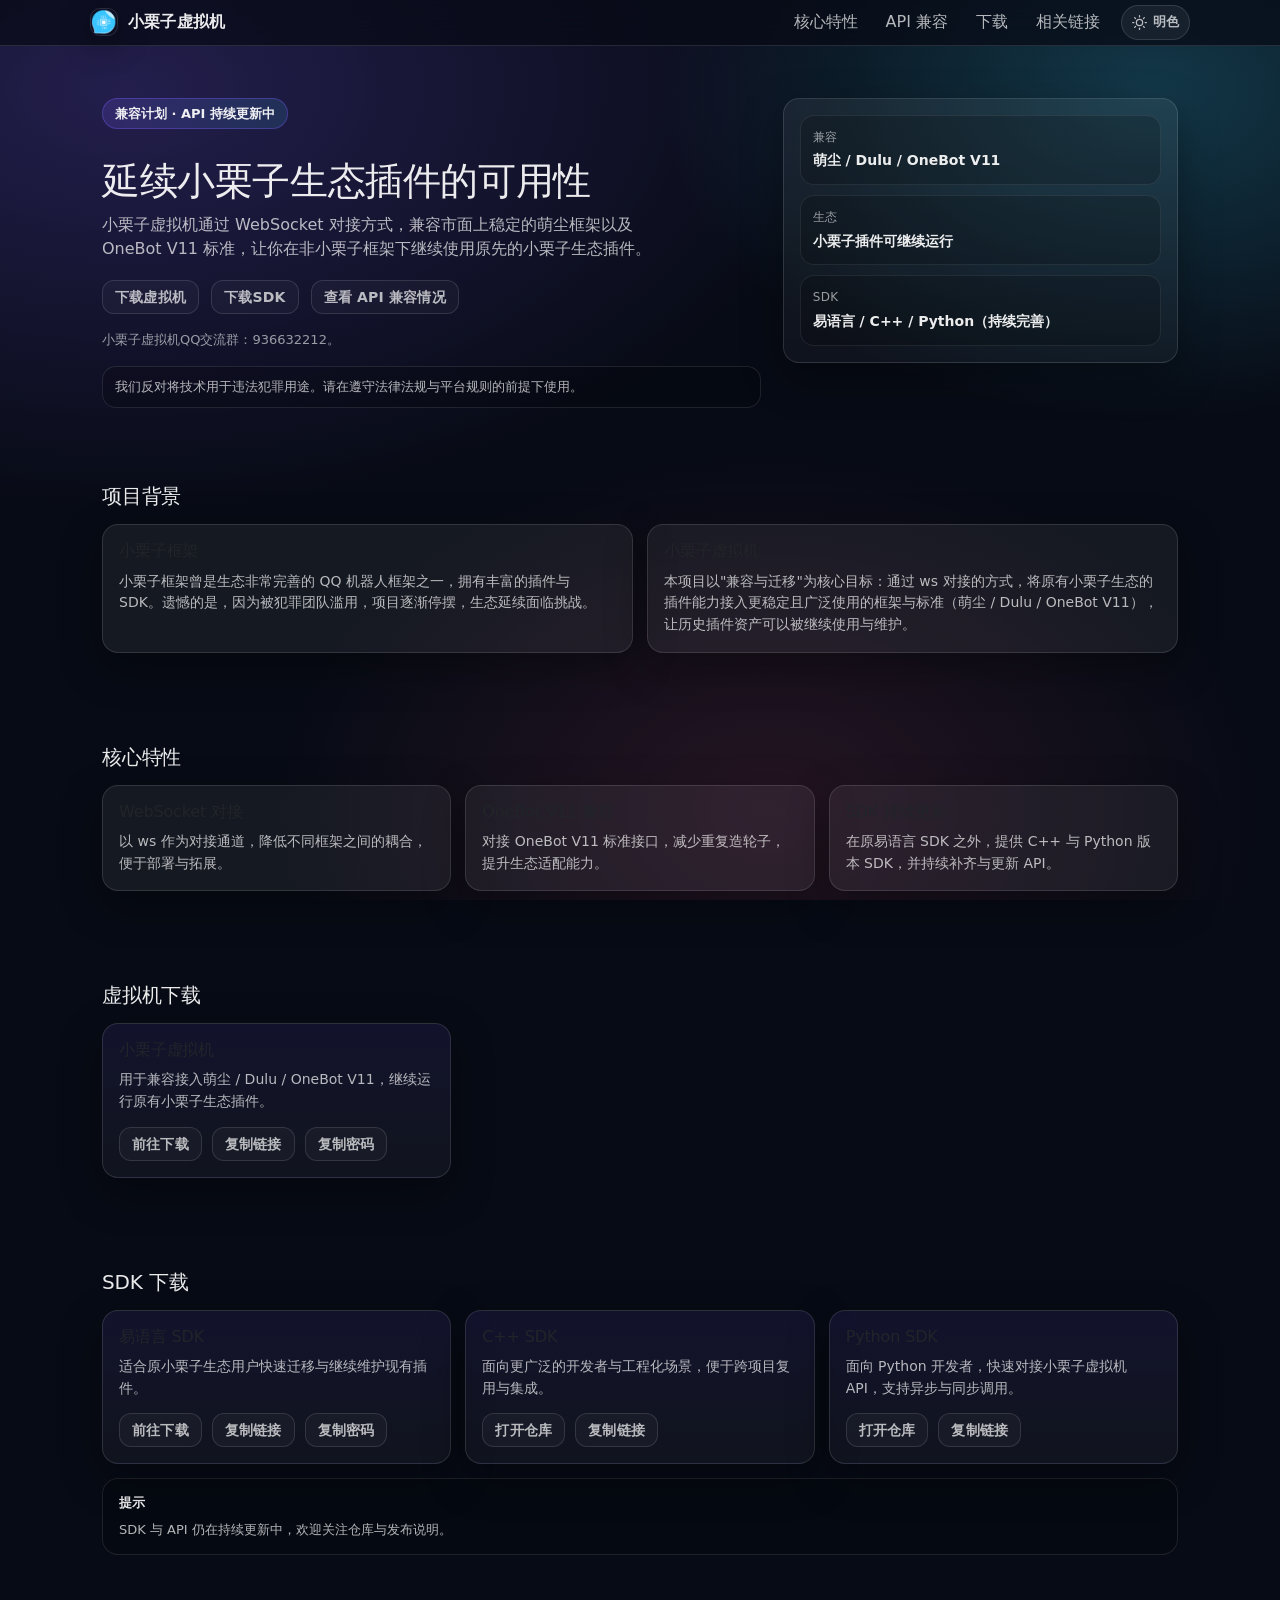
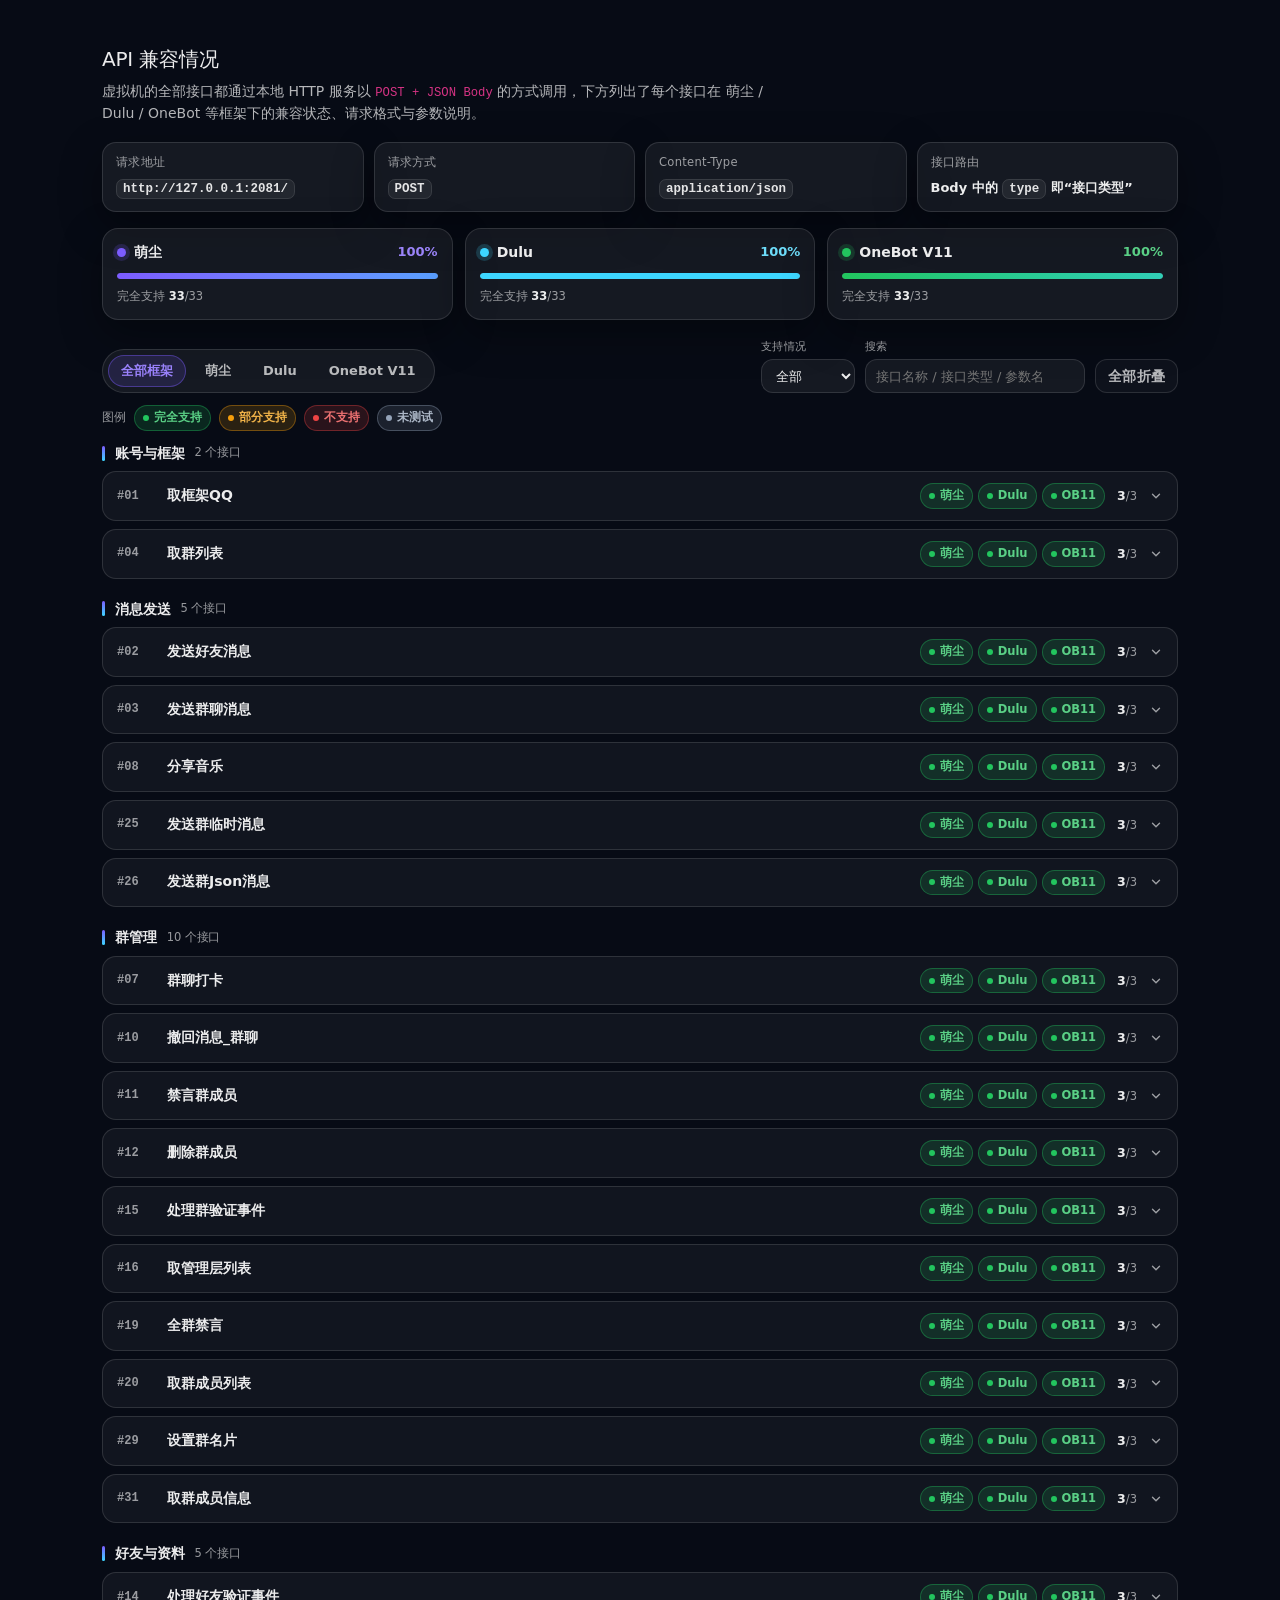
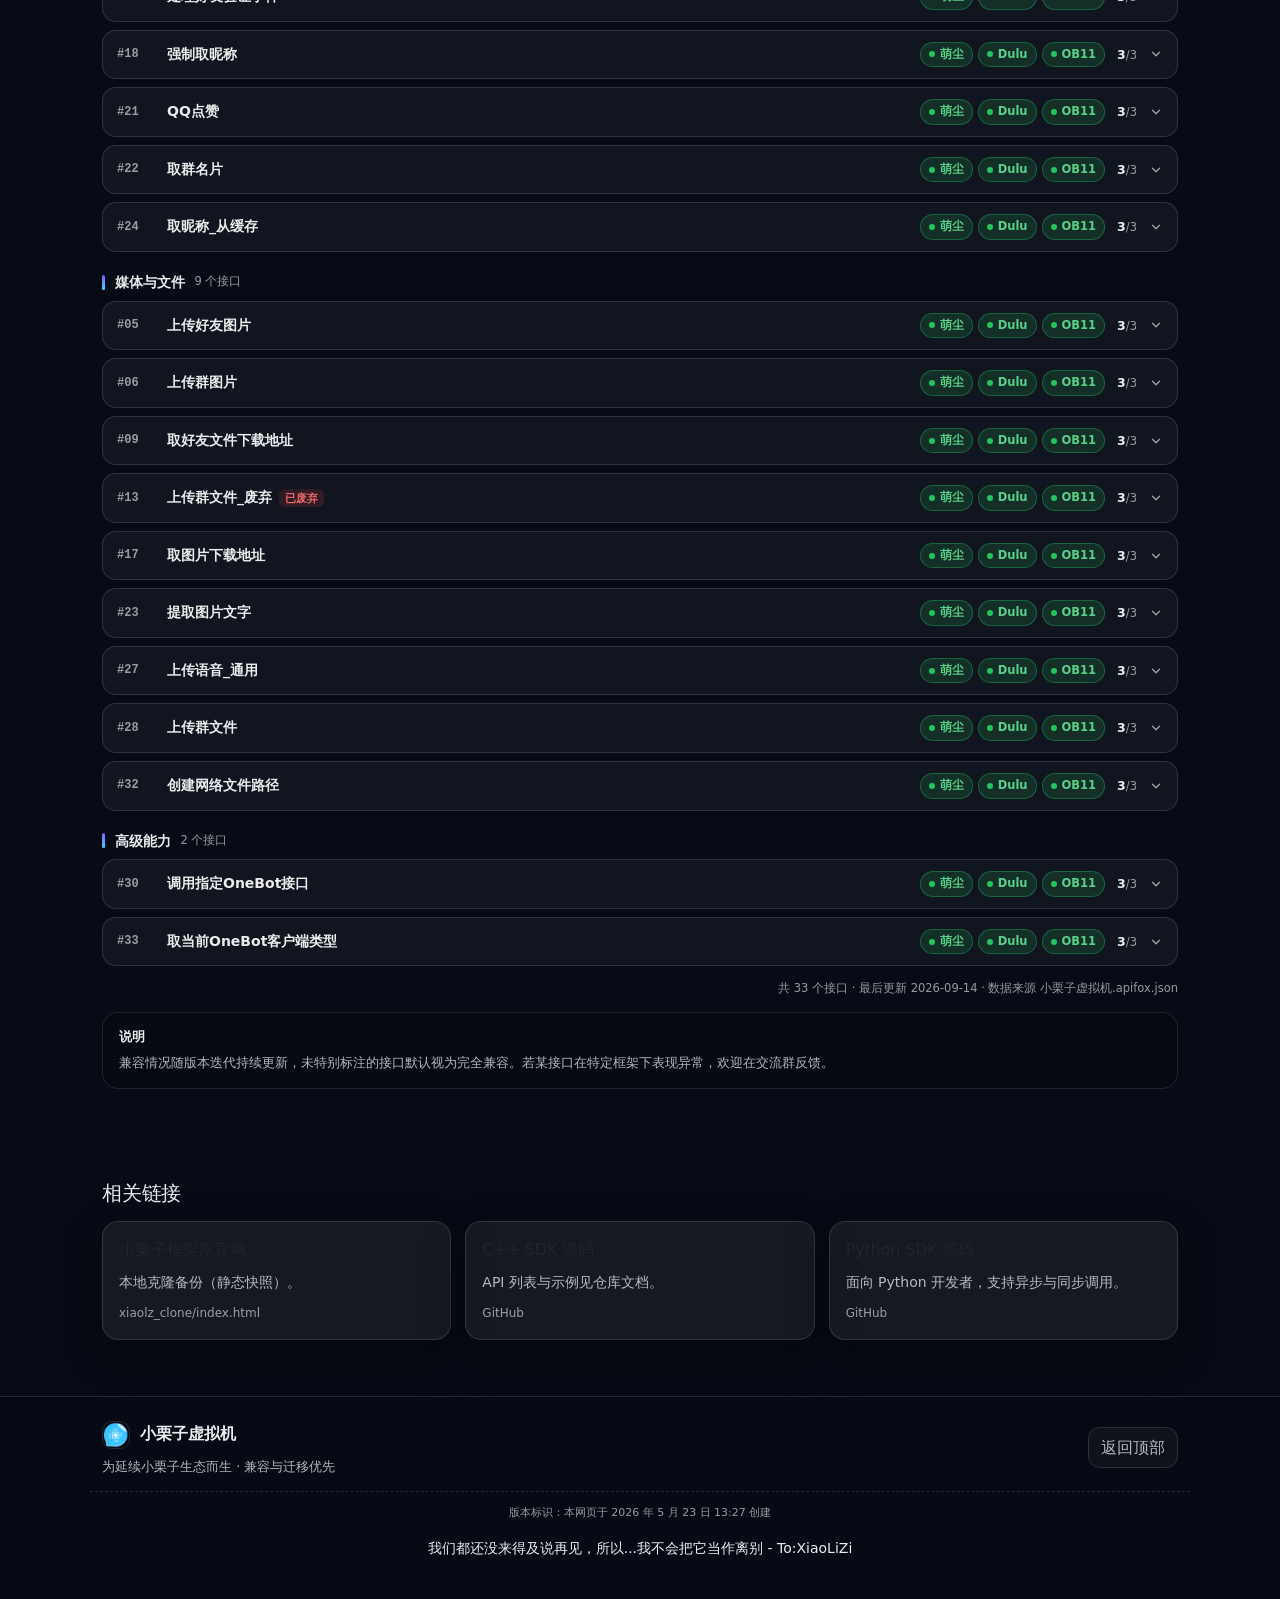
<file: index.html>
﻿<!doctype html>
<html lang="zh-CN">
  <head>
    <meta charset="UTF-8" />
    <meta name="viewport" content="width=device-width, initial-scale=1" />
    <title>小栗子虚拟机 - 兼容小栗子生态插件</title>
    <meta
      name="description"
      content="小栗子虚拟机通过 WebSocket 对接兼容萌尘 / Dulu / OneBot V11，让用户在非小栗子框架下继续使用小栗子生态插件。"
    />
    <meta name="theme-color" content="#0b1220" />
    <link rel="icon" href="./icon.png" />
    <link rel="apple-touch-icon" href="./icon.png" />
    <meta property="og:title" content="小栗子虚拟机 - 兼容小栗子生态插件" />
    <meta
      property="og:description"
      content="通过 WebSocket 对接兼容萌尘 / Dulu / OneBot V11，延续小栗子生态插件。"
    />
    <meta property="og:image" content="./icon.png" />
    <meta property="og:type" content="website" />
    <link rel="manifest" href="./site.webmanifest" />
    <link rel="stylesheet" href="https://cdn.jsdelivr.net/npm/bootstrap@5.3.8/dist/css/bootstrap.min.css" />
    <link rel="stylesheet" href="./styles.css" />
  </head>
  <body>
    <header class="header">
      <div class="container header__inner">
        <a class="brand" href="./">
          <img class="brand__icon" src="./icon.png" alt="小栗子虚拟机" />
          <span class="brand__name">小栗子虚拟机</span>
        </a>
        <nav class="nav" aria-label="主导航">
          <a class="nav__link" href="#features">核心特性</a>
          <a class="nav__link" href="#api-support">API 兼容</a>
          <a class="nav__link" href="#vm-download">下载</a>
          <a class="nav__link" href="#links">相关链接</a>
          <button class="nav__btn" type="button" id="themeToggle" aria-pressed="false">暗色</button>
        </nav>
      </div>
    </header>

    <main>
      <section class="hero" id="top">
        <div class="container hero__inner">
          <div class="hero__content">
            <p class="badge">兼容计划 · API 持续更新中</p>
            <h1 class="hero__title">延续小栗子生态插件的可用性</h1>
            <p class="hero__subtitle">
              小栗子虚拟机通过 WebSocket 对接方式，兼容市面上稳定的萌尘框架以及 OneBot V11 标准，让你在非小栗子框架下继续使用原先的小栗子生态插件。
            </p>
            <div class="hero__actions">
              <a class="btn btn--ghost" href="#vm-download">下载虚拟机</a>
              <a class="btn btn--ghost" href="#sdk-download">下载SDK</a>
              <a class="btn btn--ghost" href="#api-support">查看 API 兼容情况</a>
            </div>
            <p class="hero__note">
              小栗子虚拟机QQ交流群：936632212。
            </p>
            <p class="hero__note hero__note--important">
              我们反对将技术用于违法犯罪用途。请在遵守法律法规与平台规则的前提下使用。
            </p>
          </div>
          <div class="hero__card" role="presentation">
            <div class="stat">
              <div class="stat__k">兼容</div>
              <div class="stat__v">萌尘 / Dulu / OneBot V11</div>
            </div>
            <div class="stat">
              <div class="stat__k">生态</div>
              <div class="stat__v">小栗子插件可继续运行</div>
            </div>
            <div class="stat">
              <div class="stat__k">SDK</div>
              <div class="stat__v">易语言 / C++ / Python（持续完善）</div>
            </div>
          </div>
        </div>
      </section>

      <section class="section" id="intro">
        <div class="container">
          <h2 class="section__title">项目背景</h2>
          <div class="grid grid--2">
            <div class="card card--plain">
              <h3 class="card__title">小栗子框架</h3>
              <p class="card__text">
                小栗子框架曾是生态非常完善的 QQ 机器人框架之一，拥有丰富的插件与 SDK。遗憾的是，因为被犯罪团队滥用，项目逐渐停摆，生态延续面临挑战。
              </p>
            </div>
            <div class="card card--plain">
              <h3 class="card__title">小栗子虚拟机</h3>
              <p class="card__text">
                本项目以"兼容与迁移"为核心目标：通过 ws 对接的方式，将原有小栗子生态的插件能力接入更稳定且广泛使用的框架与标准（萌尘 / Dulu / OneBot V11），让历史插件资产可以被继续使用与维护。
              </p>
            </div>
          </div>
        </div>
      </section>

      <section class="section" id="features">
        <div class="container">
          <h2 class="section__title">核心特性</h2>
          <div class="grid grid--3">
            <div class="card">
              <h3 class="card__title">WebSocket 对接</h3>
              <p class="card__text">以 ws 作为对接通道，降低不同框架之间的耦合，便于部署与拓展。</p>
            </div>
            <div class="card">
              <h3 class="card__title">OneBot V11 兼容</h3>
              <p class="card__text">对接 OneBot V11 标准接口，减少重复造轮子，提升生态适配能力。</p>
            </div>
            <div class="card">
              <h3 class="card__title">SDK 持续更新</h3>
              <p class="card__text">在原易语言 SDK 之外，提供 C++ 与 Python 版本 SDK，并持续补齐与更新 API。</p>
            </div>
          </div>
        </div>
      </section>

      <section class="section" id="vm-download">
        <div class="container">
          <h2 class="section__title">虚拟机下载</h2>
          <div class="grid grid--3">
            <div class="card card--download">
              <div class="card__top">
                <h3 class="card__title">小栗子虚拟机</h3>
                <p class="card__text">用于兼容接入萌尘 / Dulu / OneBot V11，继续运行原有小栗子生态插件。</p>
              </div>
              <div class="card__actions">
                <a class="btn btn--ghost" href="https://wwasq.lanzouv.com/b0fq8heqh" target="_blank" rel="noreferrer">前往下载</a>
                <button class="btn btn--ghost" type="button" data-copy="https://wwasq.lanzouv.com/b0fq8heqh">复制链接</button>
                <button class="btn btn--ghost" type="button" data-copy="gk0t">复制密码</button>
              </div>
            </div>
          </div>
        </div>
      </section>

      <section class="section" id="download">
        <div class="container">
          <h2 class="section__title" id="sdk-download">SDK 下载</h2>
          <div class="grid grid--3">
            <div class="card card--download">
              <div class="card__top">
                <h3 class="card__title">易语言 SDK</h3>
                <p class="card__text">适合原小栗子生态用户快速迁移与继续维护现有插件。</p>
              </div>
              <div class="card__actions">
                <a class="btn btn--ghost" href="https://wwasq.lanzouv.com/b0fq8zw7e" target="_blank" rel="noreferrer">前往下载</a>
                <button class="btn btn--ghost" type="button" data-copy="https://wwasq.lanzouv.com/b0fq8zw7e">复制链接</button>
                <button class="btn btn--ghost" type="button" data-copy="6pgz">复制密码</button>
              </div>
            </div>
            <div class="card card--download">
              <div class="card__top">
                <h3 class="card__title">C++ SDK</h3>
                <p class="card__text">面向更广泛的开发者与工程化场景，便于跨项目复用与集成。</p>
              </div>
              <div class="card__actions">
                <a
                  class="btn btn--ghost"
                  href="https://github.com/MadeSpark/XiaoLiZiVM_CppSDK"
                  target="_blank"
                  rel="noreferrer"
                  >打开仓库</a
                >
                <button class="btn btn--ghost" type="button" data-copy="https://github.com/MadeSpark/XiaoLiZiVM_CppSDK">
                  复制链接
                </button>
              </div>
            </div>
            <div class="card card--download">
              <div class="card__top">
                <h3 class="card__title">Python SDK</h3>
                <p class="card__text">面向 Python 开发者，快速对接小栗子虚拟机 API，支持异步与同步调用。</p>
              </div>
              <div class="card__actions">
                <a
                  class="btn btn--ghost"
                  href="https://github.com/MadeSpark/XiaoLiZiVM_PythonSDK"
                  target="_blank"
                  rel="noreferrer"
                  >打开仓库</a
                >
                <button class="btn btn--ghost" type="button" data-copy="https://github.com/MadeSpark/XiaoLiZiVM_PythonSDK">
                  复制链接
                </button>
              </div>
            </div>
          </div>
          <div class="hint">
            <div class="hint__title">提示</div>
            <div class="hint__text">SDK 与 API 仍在持续更新中，欢迎关注仓库与发布说明。</div>
          </div>
        </div>
      </section>

      <section class="section" id="api-support">
        <div class="container">
          <h2 class="section__title">API 兼容情况</h2>
          <p class="section__subtitle">
            虚拟机的全部接口都通过本地 HTTP 服务以 <code>POST + JSON Body</code> 的方式调用，下方列出了每个接口在
            萌尘 / Dulu / OneBot 等框架下的兼容状态、请求格式与参数说明。
          </p>

          <div class="api-conv">
            <div class="api-conv__item">
              <div class="api-conv__k">请求地址</div>
              <div class="api-conv__v"><code>http://127.0.0.1:2081/</code></div>
            </div>
            <div class="api-conv__item">
              <div class="api-conv__k">请求方式</div>
              <div class="api-conv__v"><code>POST</code></div>
            </div>
            <div class="api-conv__item">
              <div class="api-conv__k">Content-Type</div>
              <div class="api-conv__v"><code>application/json</code></div>
            </div>
            <div class="api-conv__item">
              <div class="api-conv__k">接口路由</div>
              <div class="api-conv__v">Body 中的 <code>type</code> 即“接口类型”</div>
            </div>
          </div>

          <div class="api-overview" id="apiOverview" aria-live="polite"></div>

          <div class="api-toolbar">
            <div class="api-tabs" id="apiFrameworkTabs" role="tablist" aria-label="框架筛选"></div>
            <div class="api-toolbar__right">
              <label class="api-field">
                <span class="api-field__label">支持情况</span>
                <select id="apiStatusFilter" class="api-input"></select>
              </label>
              <label class="api-field api-field--grow">
                <span class="api-field__label">搜索</span>
                <input
                  id="apiSearch"
                  class="api-input"
                  type="search"
                  placeholder="接口名称 / 接口类型 / 参数名"
                  autocomplete="off"
                />
              </label>
              <button class="btn btn--ghost" type="button" id="apiToggleAll">全部折叠</button>
            </div>
          </div>

          <div class="api-legend" id="apiLegend"></div>

          <div class="api-list" id="apiList"></div>

          <div class="api-meta" id="apiMeta"></div>

          <div class="hint">
            <div class="hint__title">说明</div>
            <div class="hint__text">
              兼容情况随版本迭代持续更新，未特别标注的接口默认视为完全兼容。若某接口在特定框架下表现异常，欢迎在交流群反馈。
            </div>
          </div>
        </div>
      </section>

      <section class="section" id="links">
        <div class="container">
          <h2 class="section__title">相关链接</h2>
          <div class="grid grid--3">
            <a class="card card--link" href="./xiaolz_clone/index.html">
              <div class="card__title">小栗子框架原官网</div>
              <div class="card__text">本地克隆备份（静态快照）。</div>
              <div class="card__meta">xiaolz_clone/index.html</div>
            </a>
            <a
              class="card card--link"
              href="https://github.com/MadeSpark/XiaoLiZiVM_CppSDK"
              target="_blank"
              rel="noreferrer"
            >
              <div class="card__title">C++ SDK 源码</div>
              <div class="card__text">API 列表与示例见仓库文档。</div>
              <div class="card__meta">GitHub</div>
            </a>
            <a
              class="card card--link"
              href="https://github.com/MadeSpark/XiaoLiZiVM_PythonSDK"
              target="_blank"
              rel="noreferrer"
            >
              <div class="card__title">Python SDK 源码</div>
              <div class="card__text">面向 Python 开发者，支持异步与同步调用。</div>
              <div class="card__meta">GitHub</div>
            </a>
          </div>
        </div>
      </section>
    </main>

    <footer class="footer">
      <div class="container footer__inner">
        <div class="footer__left">
          <div class="footer__brand">
            <img class="footer__icon" src="./icon.png" alt="" />
            <span>小栗子虚拟机</span>
          </div>
          <div class="footer__text">为延续小栗子生态而生 · 兼容与迁移优先</div>
        </div>
        <div class="footer__right">
          <a class="footer__link" href="#top">返回顶部</a>
        </div>
      </div>
      <div class="container footer__build">版本标识：本网页于 2026 年 5 月 23 日 13:27 创建</div>
      <div style="text-align:center;padding:15px 0;font-size:14px">我们都还没来得及说再见，所以...我不会把它当作离别 - To:XiaoLiZi</div>
    </footer>

    <div class="toast-container position-fixed top-0 end-0 p-3">
      <div
        class="toast toast--copy align-items-center border-0 shadow-lg"
        id="copyToast"
        role="status"
        aria-live="polite"
        aria-atomic="true"
        data-bs-delay="1800"
      >
        <div class="d-flex align-items-center">
          <div class="toast-body fw-semibold" id="toastText">已复制</div>
          <button type="button" class="btn-close btn-close-white me-2 m-auto" data-bs-dismiss="toast" aria-label="关闭"></button>
        </div>
      </div>
    </div>

    <script src="https://cdn.jsdelivr.net/npm/bootstrap@5.3.8/dist/js/bootstrap.bundle.min.js"></script>
    <script src="./api-support.data.js"></script>
    <script src="./api-support.js"></script>
    <script src="./script.js"></script>
  </body>
</html>
</file>
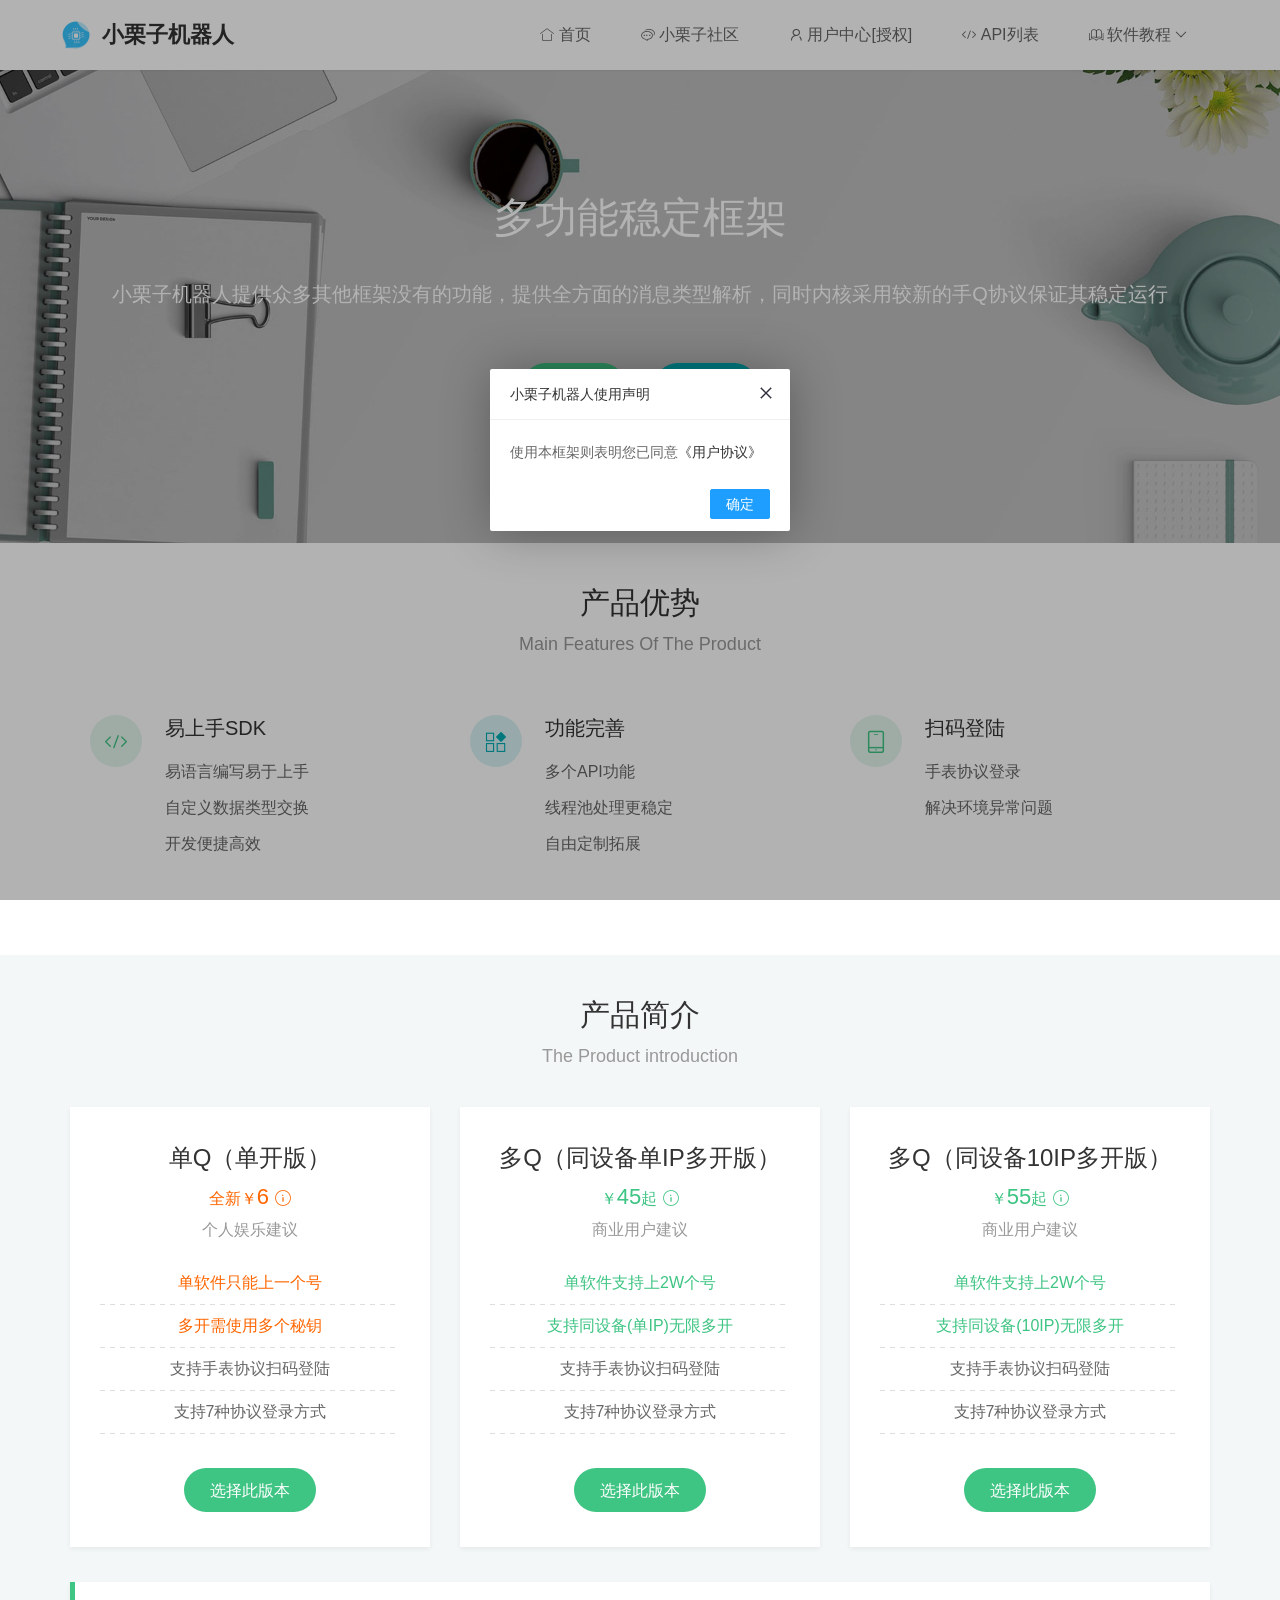
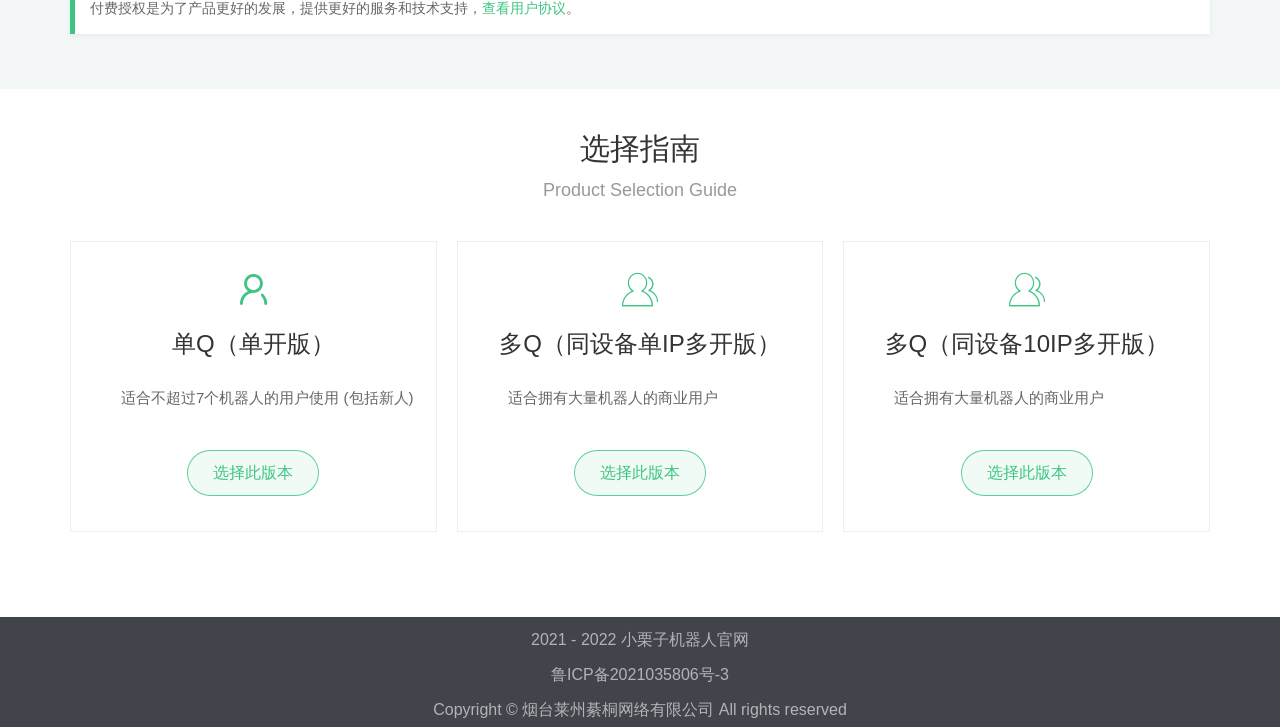
<file: xiaolz_clone/index.html>
<!DOCTYPE html>
<html lang="zh">
<head>
    <meta charset="utf-8" />
    <meta http-equiv="X-UA-Compatible" content="IE=edge,chrome=1">
    <meta name="viewport" content="width=device-width, initial-scale=1, maximum-scale=1">
    <title>小栗子机器人官网 - 綦桐网络</title>
    <meta name="keywords" content="小栗子,机器人,QQ机器人,qq机器人,小栗子机器人,小栗子框架,机器人框架,群管机器人">
    <meta name="description" content="小栗子机器人是一款安卓QQ机器人框架，支持批量登录，拥有极其丰富的API，可通过API进行二次开发，实现众多功能">
    <link href="img/icon.ico" rel="icon">
    <link rel="stylesheet" href="css/layui.css" />
    <link rel="stylesheet" href="css/main.css" />
    <script async src="https://pagead2.googlesyndication.com/pagead/js/adsbygoogle.js?client=ca-pub-8378953587135259"
     crossorigin="anonymous"></script>
    <!--[if lt IE 9]>
	<script src="https://oss.maxcdn.com/html5shiv/3.7.3/html5shiv.min.js"></script>
	<script src="https://oss.maxcdn.com/respond/1.4.2/respond.min.js"></script>
	<![endif]-->
</head>
<!--
                                 |~~~~~~~|
                                 |       |
                                 |       |
                                 |       |
                                 |       |
                                 |       |
      |~.\\\_\~~~~~~~~~~~~~~xx~~~         ~~~~~~~~~~~~~~~~~~~~~/_//;~|
      |  \  o \_         ,XXXXX),                         _..-~ o /  |
      |    ~~\  ~-.     XXXXX`)))),                 _.--~~   .-~~~   |
       ~~~~~~~`\   ~\~~~XXX' _/ ';))     |~~~~~~..-~     _.-~ ~~~~~~~
                `\   ~~--`_\~\, ;;;\)__.---.~~~      _.-~
                  ~-.       `:;;/;; \          _..-~~
                     ~-._      `''        /-~-~
                         `\              /  /
                           |         ,   | |
                            |  '        /  |
                             \/;          |
                              ;;          |
                              `;   .       |
                              |~~~-----.....|
                             | \             \
                            | /\~~--...__    |
                            (|  `\       __-\|
                            ||    \_   /~    |
                            |)     \~-'      |
                             |      | \      '
                             |      |  \    :
                              \     |  |    |
                               |    )  (    )
                                \  /;  /\  |
                                |    |/   |
                                |    |   |
                                 \  .'  ||
                                 |  |  | |
                                 (  | |  |
                                 |   \ \ |
                                 || o `.)|
                                 |`\\\\) |
                                 |       |
                                 |       |

    ~~~~~~~~~~~~~~~~~~~~~~~~~~~~~~~~~~~~~~~~~~~~~~~~~~~~~~~~~~~~~~~~~~~
                      感謝主                永無 BUG
    ~~~~~~~~~~~~~~~~~~~~~~~~~~~~~~~~~~~~~~~~~~~~~~~~~~~~~~~~~~~~~~~~~~~



                       _oo0oo_
                      o8888888o
                      88" . "88
                      (| -_- |)
                      0\  =  /0
                    ___/`---'\___
                  .' \\|     |// '.
                 / \\|||  :  |||// \
                / _||||| -:- |||||- \
               |   | \\\  -  /// |   |
               | \_|  ''\---/''  |_/ |
               \  .-\__  '-'  ___/-. /
             ___'. .'  /--.--\  `. .'___
          ."" '<  `.___\_<|>_/___.' >' "".
         | | :  `- \`.;`\ _ /`;.`/ - ` : | |
         \  \ `_.   \_ __\ /__ _/   .-` /  /
     =====`-.____`.___ \_____/___.-`___.-'=====
                       `=---='


     ~~~~~~~~~~~~~~~~~~~~~~~~~~~~~~~~~~~~~~~~~~~

               佛祖保佑         永無BUG

     ~~~~~~~~~~~~~~~~~~~~~~~~~~~~~~~~~~~~~~~~~~~
-->
<body>
    <!-- header -->
    <div class="ew-header">
        <a class="layui-logo" href="/">小栗子机器人</a>
        <div class="ew-nav-group">
            <div class="nav-toggle"><i class="layui-icon layui-icon-more-vertical"></i></div>
            <ul class="layui-nav" lay-filter="ew-header-nav">
                <li class="layui-nav-item">
                    <a href="/"><i class="layui-icon layui-icon-home"></i>&nbsp;首页</a>
                </li>
                <li class="layui-nav-item">
                    <a href="https://web.archive.org/web/20230531161557/http://f.xiaolz.cn/" target="_blank"><i class="layui-icon layui-icon-dialogue"></i>&nbsp;小栗子社区</a>
                </li>
                <li class="layui-nav-item">
                    <a href="javascript:void(0);" id="goToUserCenter"><i class="layui-icon layui-icon-username"></i>&nbsp;用户中心[授权]</a>
                </li>
                <li class="layui-nav-item">
                    <a href="./doc/qq_bot_api.html" target="_blank"><i class="layui-icon layui-icon-fonts-code"></i>&nbsp;API列表</a>
                </li>
                <!--<li class="layui-nav-item">-->
                <!--    <a href="http://yh.xiaolz.cn" target="_blank"><i class="layui-icon layui-icon-username"></i>&nbsp;小栗子云黑</a>-->
                <!--</li>-->
				<li class="layui-nav-item ">
					<a href="javascript:void(0);"><i class="layui-icon layui-icon-read"></i>&nbsp;软件教程<i class="layui-hide-xs">&emsp;</i></a>
					<dl class="layui-nav-child" style="width: 200px;left:-40px">
					    
                        <dd lay-unselect><a href="https://www.xlz.plus/txCaptchaHelper.html" target="_blank"><i class="layui-icon layui-icon-auz"></i>&nbsp;辅助滑块网页版<sup class="text-danger">hot</sup></a></dd>
					    <dd lay-unselect><a href="https://www.xlz.plus/?link=xlzDistributionMap" target="_blank"><i class="layui-icon layui-icon-location"></i>&nbsp;框架文件分布图<sup class="text-danger">hot</sup></a></dd>
					    <dd lay-unselect><a href="https://www.xlz.plus/?link=xlzHelpDocs" target="_blank"><i class="layui-icon layui-icon-form"></i>&nbsp;使用文档教程①<sup class="text-danger">hot</sup></a></dd>
					    
					    
					    
						<!--<dd lay-unselect><a href="https://www.xlz.plus/?link=xlzKeyHelp" target="_blank"><i class="layui-icon layui-icon-form"></i>&nbsp;软件授权教程<sup class="text-danger">hot</sup></a></dd>-->
						<!--<dd lay-unselect><a href="https://www.xlz.plus/?link=xlzHelpDocs1" target="_blank"><i class="layui-icon layui-icon-form"></i>&nbsp;使用文档教程①<sup class="text-danger">hot</sup></a></dd>-->
						<!--<dd lay-unselect><a href="https://www.xlz.plus/?link=xlzHelpDocs2" target="_blank"><i class="layui-icon layui-icon-form"></i>&nbsp;使用文档教程②<sup class="text-danger">hot</sup></a></dd>-->
						<!--<dd lay-unselect><a href="https://www.xlz.plus/?link=xlzHelpDocs3" target="_blank"><i class="layui-icon layui-icon-form"></i>&nbsp;使用文档教程③<sup class="text-danger">hot</sup></a></dd>-->
						<!--<dd lay-unselect><a href="https://www.xlz.plus/?link=xlzHelpDocs" target="_blank"><i class="layui-icon layui-icon-form"></i>&nbsp;简单不啰嗦教程<sup class="text-danger">hot</sup></a></dd>-->
						
						<dd lay-unselect><a href="https://www.xlz.plus/?link=xlzHelpVideo1" target="_blank"><i class="layui-icon layui-icon-video"></i>&nbsp;使用视频教程①<sup class="text-danger">hot</sup></a></dd>
					</dl>
            </li>
            </ul>
        </div>
    </div>
    <!-- banner -->
    <div class="ew-banner">
        <div class="layui-container">
            <h1>多功能稳定框架</h1>
            <p>小栗子机器人提供众多其他框架没有的功能，提供全方面的消息类型解析，同时内核采用较新的手Q协议保证其稳定运行</p>
            <div class="ew-banner-btngroup">
                <a href="javascript:void(0);" id="down" class="layui-btn" >下载<i class="layui-icon">&#xe601;</i></button>
                <a href="javascript:void(0);" id="goToUserCenter1" class="layui-btn" target="_blank">授权<i class="layui-icon">&#xe66f;</i></a>
            </div>
        </div>
    </div>

    <!-- feature -->
    <div class="section" style="padding-bottom: 15px;">
        <div class="section-title">
            <h2>产品优势</h2>
            <p>Main Features Of The Product</p>
        </div>
        <div class="layui-container">
            <div class="layui-row">
                <div class="layui-col-md4 layui-col-sm6">
                    <div class="feature">
                        <i class="layui-icon layui-icon-fonts-code"></i>
                        <h3>易上手SDK</h3>
                        <p>易语言编写易于上手</p>
                        <p>自定义数据类型交换</p>
                        <p>开发便捷高效</p>
                    </div>
                </div>
                <div class="layui-col-md4 layui-col-sm6">
                    <div class="feature">
                        <i class="layui-icon layui-icon-app"></i>
                        <h3>功能完善</h3>
                        <p>多个API功能</p>
                        <p>线程池处理更稳定</p>
                        <p>自由定制拓展</p>
                    </div>
                </div>
                <div class="layui-col-md4 layui-col-sm6">
                    <div class="feature">
                        <i class="layui-icon layui-icon-cellphone"></i>
                        <h3>扫码登陆</h3>
                        <p>手表协议登录</p>
                        <p>解决环境异常问题</p>
                    </div>
                </div>
            </div>
        </div>
    </div>

    <!-- pricing -->
    <div class="section" nav-id="pricing">
        <div class="section-title">
            <h2>产品简介</h2>
            <p>The Product introduction</p>
        </div>
        <div class="layui-container" style="padding-bottom: 45px;">
            <div class="layui-row layui-col-space30">
                <div class="layui-col-sm4">
                    <div class="pricing">
                        <div class="price-title">单Q（单开版）</div>
                        <div class="price" style="color: #FF6600"><span class="small">全新￥</span>6 <i
                                lay-tips="该价格非实时价格" class="layui-icon layui-icon-tips" style="margin-bottom: 6px;"></i>
                        </div>
                        <div class="desc">个人娱乐建议</div>
                        <ul class="price-content">
                            <li class="active" style="color: #FF6600">单软件只能上一个号</li>
                            <li class="active" style="color: #FF6600">多开需使用多个秘钥</li>
                            <li>支持手表协议扫码登陆</li>
                            <li>支持7种协议登录方式</li>
                        </ul>
                        <div class="price-btn">
                            <a href="javascript:void(0);" id="goToUserCenter2" class="layui-btn layui-btn-radius layui-btn-lg">选择此版本</a>
                        </div>
                    </div>
                </div>
                <div class="layui-col-sm4">
                    <div class="pricing">
                        <div class="price-title">多Q（同设备单IP多开版）</div>
                        <div class="price"><span class="small">￥</span>45<span style="font-size: 16px">起</span> <i
                                lay-tips="该价格非实时价格" class="layui-icon layui-icon-tips" style="margin-bottom: 6px;"></i>
                        </div>
                        <div class="desc">商业用户建议</div>
                        <ul class="price-content">
                            <li class="active">单软件支持上2W个号</li>
                            <li class="active">支持同设备(单IP)无限多开</li>
                            <li>支持手表协议扫码登陆</li>
                            <li>支持7种协议登录方式</li>
                        </ul>
                        <div class="price-btn">
                            <a href="javascript:void(0);" id="goToUserCenter3" class="layui-btn layui-btn-radius layui-btn-lg">选择此版本</a>
                        </div>
                    </div>
                </div>
                <div class="layui-col-sm4">
                    <div class="pricing">
                        <div class="price-title">多Q（同设备10IP多开版）</div>
                        <div class="price"><span class="small">￥</span>55<span style="font-size: 16px">起</span> <i
                                lay-tips="该价格非实时价格" class="layui-icon layui-icon-tips" style="margin-bottom: 6px;"></i>
                        </div>
                        <div class="desc">商业用户建议</div>
                        <ul class="price-content">
                            <li class="active">单软件支持上2W个号</li>
                            <li class="active">支持同设备(10IP)无限多开</li>
                            <li>支持手表协议扫码登陆</li>
                            <li>支持7种协议登录方式</li>
                        </ul>
                        <div class="price-btn">
                            <a href="javascript:void(0);" id="goToUserCenter3" class="layui-btn layui-btn-radius layui-btn-lg">选择此版本</a>
                        </div>
                    </div>
                </div>
            </div>
            <blockquote class="layui-elem-quote layui-text" style="margin-top: 35px;">
                付费授权是为了产品更好的发展，提供更好的服务和技术支持，<a href="https://www.xlz.plus/?link=xlzPrivacy" target="_blank">查看用户协议</a>。
            </blockquote>
        </div>
    </div>

    <!-- guide -->
    <div class="section" nav-id="guide">
        <div class="section-title">
            <h2>选择指南</h2>
            <p>Product Selection Guide</p>
        </div>
        <div class="layui-container" style="padding-bottom: 85px;">
            <div class="layui-row layui-col-space20">
                <div class="layui-col-md4">
                    <div class="guide">
                        <i class="layui-icon layui-icon-username"></i>
                        <h3>单Q（单开版）</h3>
                        <p class="text-left">&emsp;&emsp;适合不超过7个机器人的用户使用 (包括新人) </p>
                        <a href="javascript:void(0);" id="goToUserCenter4" class="layui-btn layui-btn-radius layui-btn-lg"
                            target="_blank">选择此版本</a>
                    </div>
                </div>
                <div class="layui-col-md4">
                    <div class="guide">
                        <i class="layui-icon layui-icon-user"></i>
                        <h3>多Q（同设备单IP多开版）</h3>
                        <p class="text-left">&emsp;&emsp;适合拥有大量机器人的商业用户</p>
                        <a href="javascript:void(0);" id="goToUserCenter5" class="layui-btn layui-btn-radius layui-btn-lg"
                            target="_blank">选择此版本</a>
                    </div>
                </div>
                <div class="layui-col-md4">
                    <div class="guide">
                        <i class="layui-icon layui-icon-user"></i>
                        <h3>多Q（同设备10IP多开版）</h3>
                        <p class="text-left">&emsp;&emsp;适合拥有大量机器人的商业用户</p>
                        <a href="javascript:void(0);" id="goToUserCenter5" class="layui-btn layui-btn-radius layui-btn-lg"
                            target="_blank">选择此版本</a>
                    </div>
                </div>
            </div>
        </div>
    </div>
    
    <!-- footer -->
    <div class="ew-footer">
        <div class="footer-copyright">
            <p>2021 - 2022 <a href="/">小栗子机器人官网</a></p>
            <p><a href="https://beian.miit.gov.cn" target="_blank" rel="nofollow">鲁ICP备2021035806号-3</a></p>
            <p>Copyright &copy; 烟台莱州綦桐网络有限公司 All rights reserved</a></p>
        </div>
    </div>
    <!-- js部分 -->
    <script type="text/javascript" src="layui.js"></script>
    <script src="js/jquery-3.5.1.min.js"></script>
    <!--<script src="https://myhkw.cn/api/player/xiaolz" id="myhk" key="xiaolz" m="1"></script>-->
    <!-- <script src="https://myhkw.cn/player/js/player.js" id="myhk" key="155158261673" m="1"></script> -->
    <script>
        console.log('layui当前版本号：'+layui.v);
        layui.config({
            version: '1627194905069' //更新 js 缓存
        });

        layui.use(['layer'], function () { //引入需要的模块
            var $ = layui.jquery
                , layer = layui.layer //弹层
				
            layer.open({
                title: '小栗子机器人使用声明'
                , content: '使用本框架则表明您已同意<a href="https://www.xlz.plus/?link=xlzPrivacy" target="_blank">《用户协议》</a>'
            });
			
			$('*[lay-tips]').on('mouseenter', function(){
				var content = $(this).attr('lay-tips');
				this.index = layer.tips(content , this, {
				time: -1
				,maxWidth: 280
				,tips: [1, '#3A3D49']
				});
			}).on('mouseleave', function(){
				layer.close(this.index);
			});

			
            $('#down').click(function () {
                layer.open({
                    title: '下载'
                    ,content: `请选择您要下载的内容<hr><font color="red">温馨提示：<br>如果下面网址无法打开，请尝试更换蓝奏云域名，<br>例如网址中的lanzouy改成lanzoui、lanzoux等，具体看蓝奏云无法访问解决教程</font>`
                    ,btn: ['机器人框架', '插件SDK', '语音转码库', '蓝奏云无法访问解决教程']
                    ,yes: function(index, layero){
                        window.open("https://www.xlz.plus/?link=xlzDown");
                    }
                    ,btn2: function(index, layero){
                        window.open("https://www.xlz.plus/?link=xlzSdkDown");
                    }
                    ,btn3: function(index, layero){
                        window.open("https://www.xlz.plus/?link=xlzVoiceTranscodingDown");
                    }
                    ,btn4: function(index, layero){
                        window.open("https://zhuanlan.zhihu.com/p/419457461");
                    }
                    
                    
                    ,cancel: function(){ 
                        //右上角关闭回调
                        //return false 开启该代码可禁止点击该按钮关闭
                    }
                });
            });

            // 点击用户中心
            $('#goToUserCenter,#goToUserCenter1,#goToUserCenter2,#goToUserCenter3,#goToUserCenter4,#goToUserCenter5').click(function () {
                window.open("http://www.xlz.plus");
            });
        });

    </script>
</body>
</html>
</file>
<file: styles.css>
:root {
  color-scheme: light;
  --bg: #f6f7fb;
  --panel: rgba(0, 0, 0, 0.04);
  --panel-2: rgba(0, 0, 0, 0.06);
  --text: rgba(11, 18, 32, 0.92);
  --muted: rgba(11, 18, 32, 0.7);
  --muted-2: rgba(11, 18, 32, 0.58);
  --border: rgba(11, 18, 32, 0.12);
  --shadow: rgba(11, 18, 32, 0.1);
  --card-shadow: 0 10px 24px rgba(11, 18, 32, 0.08);
  --card-shadow-soft: 0 8px 16px rgba(11, 18, 32, 0.06);
  --accent: #7c5cff;
  --accent-2: #3dd6ff;
  --danger: #ff5c87;
  --radius: 16px;
  --container: 1100px;
  --page-bg: radial-gradient(1600px 900px at 10% 0%, rgba(124, 92, 255, 0.12), transparent 70%),
    radial-gradient(1400px 900px at 95% 10%, rgba(61, 214, 255, 0.1), transparent 70%),
    radial-gradient(1500px 950px at 55% 95%, rgba(255, 92, 135, 0.08), transparent 75%), var(--bg);
  --header-bg: rgba(246, 247, 251, 0.78);
  --stat-bg: rgba(255, 255, 255, 0.7);
  --stat-border: rgba(11, 18, 32, 0.1);
  --hint-bg: rgba(255, 255, 255, 0.7);
  --hint-border: rgba(11, 18, 32, 0.12);
  --footer-bg: rgba(246, 247, 251, 0.82);
}

html[data-theme="dark"] {
  color-scheme: dark;
  --bg: #070b15;
  --panel: rgba(255, 255, 255, 0.06);
  --panel-2: rgba(255, 255, 255, 0.08);
  --text: rgba(255, 255, 255, 0.92);
  --muted: rgba(255, 255, 255, 0.7);
  --muted-2: rgba(255, 255, 255, 0.58);
  --border: rgba(255, 255, 255, 0.12);
  --shadow: rgba(0, 0, 0, 0.35);
  --card-shadow: 0 14px 40px var(--shadow);
  --card-shadow-soft: 0 14px 40px var(--shadow);
  --page-bg: radial-gradient(1200px 700px at 10% 10%, rgba(124, 92, 255, 0.24), transparent 60%),
    radial-gradient(900px 600px at 90% 10%, rgba(61, 214, 255, 0.22), transparent 55%),
    radial-gradient(900px 650px at 60% 90%, rgba(255, 92, 135, 0.12), transparent 55%), var(--bg);
  --header-bg: rgba(7, 11, 21, 0.72);
  --stat-bg: rgba(0, 0, 0, 0.18);
  --stat-border: rgba(255, 255, 255, 0.08);
  --hint-bg: rgba(0, 0, 0, 0.18);
  --hint-border: rgba(255, 255, 255, 0.1);
  --footer-bg: rgba(7, 11, 21, 0.8);
}

* {
  box-sizing: border-box;
}

html,
body {
  height: 100%;
}

html {
  background: var(--page-bg);
  background-attachment: fixed;
  scroll-behavior: smooth;
}

body {
  margin: 0;
  font-family: ui-sans-serif, system-ui, -apple-system, Segoe UI, Roboto, Helvetica, Arial, "Apple Color Emoji",
    "Segoe UI Emoji";
  background: transparent;
  color: var(--text);
  line-height: 1.55;
}

a {
  color: inherit;
  text-decoration: none;
}

.container {
  width: min(var(--container), calc(100% - 48px));
  margin: 0 auto;
}

.header {
  position: sticky;
  top: 0;
  z-index: 20;
  backdrop-filter: blur(14px);
  background: var(--header-bg);
  border-bottom: 1px solid var(--border);
}

.header__inner {
  display: flex;
  align-items: center;
  justify-content: space-between;
  padding: 5px 0;
  gap: 16px;
}

.brand {
  display: flex;
  align-items: center;
  gap: 10px;
  min-width: 180px;
}

.brand__icon {
  width: 28px;
  height: 28px;
  border-radius: 10px;
  background: transparent;
  border: 1px solid var(--border);
  box-shadow: 0 10px 30px var(--shadow);
}

.brand__name {
  font-weight: 650;
  letter-spacing: 0.2px;
}

.nav {
  display: flex;
  gap: 14px;
  flex-wrap: wrap;
  justify-content: flex-end;
}

.nav__link {
  padding: 4px 6px;
  border-radius: 12px;
  color: var(--muted);
  border: 1px solid transparent;
}

.nav__btn {
  padding: 4px 6px;
  border-radius: 12px;
  color: var(--muted);
  border: 1px solid transparent;
  background: transparent;
  cursor: pointer;
  font: inherit;
}

.nav__link:hover {
  color: var(--text);
  border-color: var(--border);
  background: rgba(255, 255, 255, 0.03);
}

.nav__btn:hover {
  color: var(--text);
  border-color: var(--border);
  background: rgba(255, 255, 255, 0.03);
}

.hero {
  padding: 52px 0 30px;
}

.hero__inner {
  display: grid;
  grid-template-columns: 1.25fr 0.75fr;
  align-items: start;
  gap: 22px;
}

.badge {
  display: inline-flex;
  align-items: center;
  gap: 10px;
  padding: 8px 12px;
  border-radius: 999px;
  background: linear-gradient(90deg, rgba(124, 92, 255, 0.18), rgba(61, 214, 255, 0.12));
  border: 1px solid rgba(124, 92, 255, 0.35);
  color: var(--text);
  font-size: 13px;
}

.hero__title {
  margin: 14px 0 10px;
  font-size: clamp(30px, 3vw, 44px);
  line-height: 1.14;
  letter-spacing: -0.4px;
}

.hero__subtitle {
  margin: 0;
  font-size: 16px;
  color: var(--muted);
  max-width: 56ch;
}

.hero__actions {
  display: flex;
  align-items: center;
  gap: 12px;
  margin-top: 18px;
  flex-wrap: wrap;
}

.hero__note {
  margin: 16px 0 0;
  color: var(--muted-2);
  font-size: 13px;
}

.hero__note--important {
  padding: 10px 12px;
  border-radius: 14px;
  background: var(--hint-bg);
  border: 1px solid var(--hint-border);
  color: var(--muted);
}

.hero__card {
  padding: 16px;
  border-radius: var(--radius);
  background: linear-gradient(180deg, rgba(255, 255, 255, 0.06), rgba(255, 255, 255, 0.035));
  border: 1px solid var(--border);
  box-shadow: var(--card-shadow);
}

.stat {
  padding: 12px;
  border-radius: 14px;
  border: 1px solid var(--stat-border);
  background: var(--stat-bg);
}

.stat + .stat {
  margin-top: 10px;
}

.stat__k {
  color: var(--muted-2);
  font-size: 12px;
  letter-spacing: 0.3px;
}

.stat__v {
  margin-top: 4px;
  font-weight: 620;
  font-size: 14px;
}

.section {
  padding: 46px 0;
}

.section__title {
  margin: 0 0 16px;
  font-size: 20px;
  letter-spacing: -0.2px;
}

.grid {
  display: grid;
  gap: 14px;
}

.grid--2 {
  grid-template-columns: repeat(2, minmax(0, 1fr));
}

.grid--3 {
  grid-template-columns: repeat(3, minmax(0, 1fr));
}

.card {
  border-radius: var(--radius);
  padding: 16px;
  background: var(--panel);
  border: 1px solid var(--border);
  box-shadow: var(--card-shadow);
}

.card--plain {
  background: var(--panel);
  box-shadow: var(--card-shadow-soft);
}

.card__title {
  margin: 0;
  font-size: 16px;
  letter-spacing: -0.15px;
}

.card__text {
  margin: 10px 0 0;
  color: var(--muted);
  font-size: 14px;
}

.card--download {
  display: flex;
  flex-direction: column;
  justify-content: space-between;
  gap: 14px;
  background: linear-gradient(180deg, rgba(124, 92, 255, 0.1), rgba(255, 255, 255, 0.04));
}

.card__actions {
  display: flex;
  align-items: center;
  gap: 10px;
  flex-wrap: wrap;
}

.card--link {
  transition: transform 0.15s ease, background 0.15s ease, border-color 0.15s ease;
}

.card--link:hover {
  transform: translateY(-2px);
  background: var(--panel-2);
  border-color: rgba(124, 92, 255, 0.35);
}

.card__meta {
  margin-top: 10px;
  color: var(--muted-2);
  font-size: 12px;
}

.btn {
  appearance: none;
  display: inline-flex;
  align-items: center;
  justify-content: center;
  gap: 6px;
  border: 1px solid transparent;
  border-radius: 12px;
  height: 34px;
  padding: 0 12px;
  font-weight: 600;
  font-size: 14px;
  font-family: inherit;
  letter-spacing: 0.2px;
  cursor: pointer;
  background: transparent;
  color: var(--text);
  line-height: 1;
  vertical-align: middle;
}

.btn--primary {
  border-color: rgba(124, 92, 255, 0.45);
  background: var(--panel);
}

.btn--primary:hover {
  background: var(--panel-2);
  border-color: rgba(124, 92, 255, 0.6);
}

.btn--ghost {
  border-color: var(--border);
  background: rgba(255, 255, 255, 0.03);
  color: var(--muted);
}

.btn--ghost:hover {
  color: var(--text);
  background: rgba(255, 255, 255, 0.06);
}

.hint {
  margin-top: 14px;
  padding: 14px 16px;
  border-radius: var(--radius);
  background: var(--hint-bg);
  border: 1px solid var(--hint-border);
}

.hint__title {
  font-weight: 650;
  font-size: 13px;
}

.hint__text {
  margin-top: 6px;
  color: var(--muted);
  font-size: 13px;
}

.toast--copy {
  min-width: 240px;
  color: #fff;
  background: linear-gradient(135deg, rgba(124, 92, 255, 0.96), rgba(61, 214, 255, 0.9));
  backdrop-filter: blur(14px);
  border-radius: 16px;
}

.toast--copy .toast-body {
  padding: 14px 16px;
  font-size: 14px;
  letter-spacing: 0.2px;
}

.toast--copy .btn-close {
  filter: invert(1) grayscale(100%) brightness(200%);
}

.footer {
  border-top: 1px solid var(--border);
  background: var(--footer-bg);
  padding: 24px 0;
  margin-top: 10px;
}

.footer__inner {
  display: flex;
  align-items: center;
  justify-content: space-between;
  gap: 14px;
  flex-wrap: wrap;
}

.footer__brand {
  display: flex;
  align-items: center;
  gap: 10px;
  font-weight: 650;
}

.footer__icon {
  width: 28px;
  height: 28px;
  border-radius: 10px;
  border: 1px solid var(--border);
  background: transparent;
}

.footer__text {
  margin-top: 8px;
  color: var(--muted);
  font-size: 13px;
}

.footer__link {
  padding: 10px 12px;
  border-radius: 12px;
  border: 1px solid var(--border);
  color: var(--muted);
  background: rgba(255, 255, 255, 0.03);
}

.footer__link:hover {
  color: var(--text);
  background: rgba(255, 255, 255, 0.06);
}

.footer__build {
  margin-top: 14px;
  padding: 12px 0 2px;
  border-top: 1px dashed var(--border);
  font-size: 11px;
  color: var(--muted-2);
  text-align: center;
}

.modal {
  position: fixed;
  inset: 0;
  z-index: 60;
  display: grid;
  place-items: center;
  padding: 24px;
}

.modal[hidden] {
  display: none;
}

.modal__backdrop {
  position: absolute;
  inset: 0;
  background: rgba(0, 0, 0, 0.55);
}

.modal__panel {
  position: relative;
  width: min(520px, 100%);
  border-radius: var(--radius);
  border: 1px solid var(--border);
  background: color-mix(in srgb, var(--bg) 88%, transparent);
  box-shadow: 0 30px 90px rgba(0, 0, 0, 0.4);
  padding: 16px;
}

.modal__title {
  font-size: 16px;
  font-weight: 700;
  letter-spacing: -0.1px;
}

.modal__text {
  margin-top: 8px;
  color: var(--muted);
}

.modal__actions {
  margin-top: 14px;
  display: flex;
  gap: 10px;
  flex-wrap: wrap;
}

/* ── 主题切换：圆形光晕揭示 (View Transitions API) ─────────────────
   设计要点：
   1) 圆心与半径全部由 JS 以 px 写进 --ripple-*；半径带 1.18 倍余量，
      圆的覆盖在动画后段就已完成，不会出现"圆弧停住、剩余区域直接变色"。
   2) 只裁剪 ::view-transition-new(root)（新主题快照），旧快照原地不动，
      于是新主题像光晕一样从按钮处铺开。
   3) 揭示层同时做 1.03 → 1 的轻微缩放（transform-origin 与圆心一致），
      让铺开的动作有一点"呼吸感"，收尾更干净。
   ------------------------------------------------------------------ */

/* 关掉浏览器默认的整页淡入淡出 */
::view-transition-old(root),
::view-transition-new(root) {
  mix-blend-mode: normal;
  animation: none;
}

::view-transition-old(root) {
  z-index: 0;
}

::view-transition-new(root) {
  z-index: 1;
}

html.theme-to-dark::view-transition-new(root),
html.theme-to-light::view-transition-new(root) {
  animation: theme-ripple 620ms cubic-bezier(0.22, 0.61, 0.2, 1) both;
  transform-origin: var(--ripple-x) var(--ripple-y);
  clip-path: circle(0px at var(--ripple-x) var(--ripple-y));
  will-change: clip-path, transform;
}

@keyframes theme-ripple {
  from {
    clip-path: circle(0px at var(--ripple-x) var(--ripple-y));
    transform: scale(1.03);
  }
  /* 缩放只在前 35% 完成：光晕铺开时带一点"呼吸"，之后画面完全定住，
     这样"圆刚好盖满视口"之后再也不会有任何位移/缩放，收尾干净利落。 */
  35% {
    transform: scale(1);
  }
  to {
    clip-path: circle(var(--ripple-r) at var(--ripple-x) var(--ripple-y));
    transform: scale(1);
  }
}

/* 降级方案：不支持 View Transitions 时整页淡出 → 换肤 → 淡入 */
html.theme-fading {
  opacity: 0;
  transition: opacity 0.17s ease;
}

/* ── 主题切换按钮样式优化 ────────────────────────────────────────── */
.nav__btn#themeToggle {
  display: inline-flex;
  align-items: center;
  gap: 6px;
  padding: 5px 10px;
  border-radius: 999px;
  border: 1px solid var(--border);
  background: var(--panel);
  color: var(--muted);
  font-size: 13px;
  font-weight: 600;
  cursor: pointer;
  transition: background 0.15s, border-color 0.15s, color 0.15s, box-shadow 0.15s;
}
.nav__btn#themeToggle:hover {
  color: var(--text);
  background: var(--panel-2);
  border-color: rgba(124, 92, 255, 0.4);
  box-shadow: 0 0 0 3px rgba(124, 92, 255, 0.12);
}
.nav__btn#themeToggle svg {
  flex-shrink: 0;
}

/* 图标动画只在过渡结束后触发（见 script.js 的 popIcon）：
   如果让它在换主题的同一帧就开始，入场动画的初始帧会被写进 View Transition
   的快照里，圆铺开时看到的是"半路状态"，收尾才突然补上，反而显得跳。 */
.nav__btn#themeToggle.theme-icon-pop svg {
  animation: theme-icon-in 420ms cubic-bezier(0.4, 0, 0.2, 1) both;
}

@keyframes theme-icon-in {
  from {
    transform: rotate(-80deg) scale(0.45);
    opacity: 0;
  }
  to {
    transform: rotate(0deg) scale(1);
    opacity: 1;
  }
}

/* 尊重系统的"减少动态效果"设置 */
@media (prefers-reduced-motion: reduce) {
  html.theme-to-dark::view-transition-new(root),
  html.theme-to-light::view-transition-new(root) {
    animation: none;
    clip-path: none;
    transform: none;
  }
  .nav__btn#themeToggle.theme-icon-pop svg {
    animation: none;
  }
  html.theme-fading {
    opacity: 1;
    transition: none;
  }
  html {
    scroll-behavior: auto;
  }
}

@media (max-width: 900px) {
  .hero__inner {
    grid-template-columns: 1fr;
  }
  .grid--3 {
    grid-template-columns: 1fr;
  }
}

@media (max-width: 720px) {
  .grid--2 {
    grid-template-columns: 1fr;
  }
  .brand {
    min-width: auto;
  }
}

/* ══════════════════════════════════════════════════════════════════
   API 兼容情况
   ══════════════════════════════════════════════════════════════════ */

:root {
  --code-bg: rgba(11, 18, 32, 0.055);
  --code-border: rgba(11, 18, 32, 0.1);
  --code-text: rgba(11, 18, 32, 0.86);
  --code-h: rgba(11, 18, 32, 0.5);
  --api-row-bg: rgba(255, 255, 255, 0.62);
  --api-row-bg-hover: rgba(255, 255, 255, 0.9);
}

html[data-theme="dark"] {
  --code-bg: rgba(255, 255, 255, 0.06);
  --code-border: rgba(255, 255, 255, 0.1);
  --code-text: rgba(255, 255, 255, 0.88);
  --code-h: rgba(255, 255, 255, 0.52);
  --api-row-bg: rgba(255, 255, 255, 0.045);
  --api-row-bg-hover: rgba(255, 255, 255, 0.075);
}

.section__subtitle {
  margin: -6px 0 18px;
  max-width: 78ch;
  color: var(--muted);
  font-size: 14px;
}

.api-conv code,
.api-conv-inline code {
  font-family: ui-monospace, SFMono-Regular, Menlo, Consolas, "Courier New", monospace;
  font-size: 12.5px;
  padding: 2px 6px;
  border-radius: 7px;
  background: var(--code-bg);
  border: 1px solid var(--code-border);
  color: var(--code-text);
}

/* ── 调用约定 ─────────────────────────────────────────────────── */
.api-conv {
  display: grid;
  grid-template-columns: repeat(4, minmax(0, 1fr));
  gap: 10px;
  margin-bottom: 16px;
}

.api-conv__item {
  padding: 11px 13px;
  border-radius: 14px;
  background: var(--panel);
  border: 1px solid var(--border);
  box-shadow: var(--card-shadow-soft);
}

.api-conv__k {
  font-size: 11.5px;
  letter-spacing: 0.3px;
  color: var(--muted-2);
}

.api-conv__v {
  margin-top: 6px;
  font-size: 13px;
  font-weight: 600;
  word-break: break-all;
}

/* ── 框架概览 ─────────────────────────────────────────────────── */
.api-overview {
  display: grid;
  grid-template-columns: repeat(auto-fit, minmax(196px, 1fr));
  gap: 12px;
  margin-bottom: 18px;
}

.api-fwcard {
  padding: 13px 14px;
  border-radius: var(--radius);
  background: var(--panel);
  border: 1px solid var(--border);
  box-shadow: var(--card-shadow-soft);
}

.api-fwcard__top {
  display: flex;
  align-items: center;
  gap: 8px;
}

.api-fwcard__dot {
  width: 9px;
  height: 9px;
  border-radius: 50%;
  background: var(--fw);
  box-shadow: 0 0 0 4px color-mix(in srgb, var(--fw) 18%, transparent);
  flex: none;
}

.api-fwcard__name {
  font-weight: 650;
  font-size: 14px;
}

.api-fwcard__pct {
  margin-left: auto;
  font-size: 13px;
  font-weight: 700;
  color: color-mix(in srgb, var(--fw) 72%, var(--text));
}

.api-bar {
  margin-top: 10px;
  height: 6px;
  border-radius: 999px;
  background: color-mix(in srgb, var(--text) 12%, transparent);
  overflow: hidden;
}

.api-bar > i {
  display: block;
  height: 100%;
  border-radius: 999px;
  background: linear-gradient(90deg, var(--fw), color-mix(in srgb, var(--fw) 45%, var(--accent-2)));
  transition: width 0.4s ease;
}

.api-fwcard__bottom {
  margin-top: 9px;
  display: flex;
  flex-wrap: wrap;
  gap: 6px 10px;
  font-size: 11.5px;
  color: var(--muted-2);
}

.api-fwcard__count b {
  color: var(--text);
}

.api-fwcard__detail {
  display: inline-flex;
  flex-wrap: wrap;
  gap: 6px;
}

.api-mini {
  color: var(--c);
  font-weight: 600;
}

/* ── 工具栏 ───────────────────────────────────────────────────── */
.api-toolbar {
  display: flex;
  align-items: flex-end;
  justify-content: space-between;
  gap: 14px;
  flex-wrap: wrap;
  margin-bottom: 12px;
}

.api-tabs {
  display: flex;
  gap: 6px;
  flex-wrap: wrap;
  padding: 5px;
  border-radius: 999px;
  background: var(--panel);
  border: 1px solid var(--border);
}

.api-tab {
  appearance: none;
  border: 1px solid transparent;
  background: transparent;
  color: var(--muted);
  font: inherit;
  font-size: 13px;
  font-weight: 600;
  padding: 5px 12px;
  border-radius: 999px;
  cursor: pointer;
  transition: background 0.15s, color 0.15s, border-color 0.15s;
}

.api-tab:hover {
  color: var(--text);
  background: color-mix(in srgb, var(--fw) 10%, transparent);
}

.api-tab.is-active {
  color: color-mix(in srgb, var(--fw) 74%, var(--text));
  background: color-mix(in srgb, var(--fw) 15%, transparent);
  border-color: color-mix(in srgb, var(--fw) 42%, transparent);
}

.api-toolbar__right {
  display: flex;
  align-items: flex-end;
  gap: 10px;
  flex-wrap: wrap;
}

.api-field {
  display: flex;
  flex-direction: column;
  gap: 4px;
}

.api-field--grow {
  min-width: 220px;
  flex: 1 1 220px;
}

.api-field__label {
  font-size: 11px;
  letter-spacing: 0.3px;
  color: var(--muted-2);
}

.api-input {
  height: 34px;
  padding: 0 10px;
  border-radius: 12px;
  border: 1px solid var(--border);
  background: var(--panel);
  color: var(--text);
  font: inherit;
  font-size: 13px;
  outline: none;
  transition: border-color 0.15s, box-shadow 0.15s;
}

.api-input:focus {
  border-color: rgba(124, 92, 255, 0.55);
  box-shadow: 0 0 0 3px rgba(124, 92, 255, 0.14);
}

/* ── 图例 / 状态胶囊 ──────────────────────────────────────────── */
.api-legend {
  display: flex;
  align-items: center;
  gap: 8px;
  flex-wrap: wrap;
  margin-bottom: 14px;
}

.api-legend__label {
  font-size: 11.5px;
  color: var(--muted-2);
}

.api-pill {
  display: inline-flex;
  align-items: center;
  gap: 5px;
  padding: 2px 8px;
  border-radius: 999px;
  font-size: 11.5px;
  font-weight: 600;
  line-height: 1.7;
  white-space: nowrap;
  color: color-mix(in srgb, var(--pill) 72%, var(--text));
  background: color-mix(in srgb, var(--pill) 15%, transparent);
  border: 1px solid color-mix(in srgb, var(--pill) 36%, transparent);
}

.api-pill__dot {
  width: 6px;
  height: 6px;
  border-radius: 50%;
  background: var(--pill);
  flex: none;
}

.api-pill.is-dim {
  opacity: 0.42;
}

/* ── 列表 ─────────────────────────────────────────────────────── */
.api-cat + .api-cat {
  margin-top: 22px;
}

.api-cat__title {
  display: flex;
  align-items: center;
  gap: 10px;
  margin: 0 0 10px;
  font-size: 14px;
  font-weight: 700;
  letter-spacing: -0.1px;
}

.api-cat__title::before {
  content: "";
  width: 3px;
  height: 15px;
  border-radius: 2px;
  background: linear-gradient(180deg, var(--accent), var(--accent-2));
}

.api-cat__count {
  font-size: 11.5px;
  font-weight: 500;
  color: var(--muted-2);
}

.api-cat__list {
  display: grid;
  gap: 8px;
}

.api-item {
  border-radius: 14px;
  border: 1px solid var(--border);
  background: var(--api-row-bg);
  overflow: hidden;
  transition: border-color 0.15s, background 0.15s, box-shadow 0.15s;
}

.api-item:hover {
  background: var(--api-row-bg-hover);
  border-color: color-mix(in srgb, var(--accent) 28%, var(--border));
}

.api-item.is-open {
  border-color: color-mix(in srgb, var(--accent) 45%, var(--border));
  box-shadow: var(--card-shadow-soft);
}

.api-item__head {
  appearance: none;
  width: 100%;
  display: flex;
  align-items: center;
  gap: 12px;
  padding: 11px 14px;
  background: transparent;
  border: 0;
  color: var(--text);
  font: inherit;
  text-align: left;
  cursor: pointer;
  flex-wrap: wrap;
}

.api-item__no {
  font-family: ui-monospace, SFMono-Regular, Menlo, Consolas, monospace;
  font-size: 12px;
  font-weight: 700;
  color: var(--muted-2);
  min-width: 38px;
  flex: none;
}

.api-item__name {
  font-size: 14px;
  font-weight: 640;
  display: inline-flex;
  align-items: center;
  gap: 7px;
  flex: 1 1 180px;
  min-width: 0;
}

.api-item__pills {
  display: flex;
  gap: 5px;
  flex-wrap: wrap;
}

.api-item__sum {
  font-size: 11.5px;
  color: var(--muted-2);
  white-space: nowrap;
}

.api-item__sum b {
  color: var(--text);
  font-size: 12.5px;
}

.api-item__chev {
  display: inline-flex;
  color: var(--muted-2);
  transition: transform 0.22s ease;
  flex: none;
}

.api-item.is-open .api-item__chev {
  transform: rotate(180deg);
}

.api-item__body {
  padding: 2px 14px 16px;
  border-top: 1px dashed var(--border);
  margin-top: 2px;
  animation: api-body-in 0.22s ease both;
}

@keyframes api-body-in {
  from { opacity: 0; transform: translateY(-4px); }
  to { opacity: 1; transform: none; }
}

.api-item__desc {
  margin: 12px 0 0;
  font-size: 13.5px;
  color: var(--muted);
}

.api-item__note {
  margin: 10px 0 0;
  padding: 9px 12px;
  border-radius: 12px;
  font-size: 13px;
  color: var(--muted);
  background: var(--hint-bg);
  border: 1px solid var(--hint-border);
}

.api-block {
  margin-top: 16px;
}

.api-block__title {
  margin-bottom: 8px;
  font-size: 12px;
  font-weight: 700;
  letter-spacing: 0.4px;
  color: var(--muted-2);
  text-transform: uppercase;
}

/* ── 代码块 ───────────────────────────────────────────────────── */
.api-code {
  border-radius: 12px;
  border: 1px solid var(--code-border);
  background: var(--code-bg);
  overflow: hidden;
}

.api-code__bar {
  display: flex;
  align-items: center;
  gap: 9px;
  padding: 8px 10px;
  border-bottom: 1px solid var(--code-border);
  background: color-mix(in srgb, var(--text) 4%, transparent);
}

.api-code__method {
  font-family: ui-monospace, SFMono-Regular, Menlo, Consolas, monospace;
  font-size: 11px;
  font-weight: 700;
  padding: 2px 7px;
  border-radius: 6px;
  color: #fff;
  background: linear-gradient(135deg, var(--accent), var(--accent-2));
}

.api-code__url {
  font-family: ui-monospace, SFMono-Regular, Menlo, Consolas, monospace;
  font-size: 12px;
  color: var(--code-text);
  overflow: hidden;
  text-overflow: ellipsis;
  white-space: nowrap;
}

.api-copy {
  margin-left: auto;
  appearance: none;
  flex: none;
  font: inherit;
  font-size: 11.5px;
  font-weight: 600;
  padding: 3px 9px;
  border-radius: 8px;
  cursor: pointer;
  color: var(--muted);
  background: var(--panel);
  border: 1px solid var(--border);
}

.api-copy:hover {
  color: var(--text);
  border-color: color-mix(in srgb, var(--accent) 45%, var(--border));
}

.api-code__pre {
  margin: 0;
  padding: 12px;
  font-family: ui-monospace, SFMono-Regular, Menlo, Consolas, "Courier New", monospace;
  font-size: 12.5px;
  line-height: 1.6;
  color: var(--code-text);
  white-space: pre-wrap;
  word-break: break-word;
  max-height: 340px;
  overflow: auto;
}

.api-code__h {
  color: var(--code-h);
}

.api-conv-inline {
  margin-top: 8px;
  font-size: 12.5px;
  color: var(--muted-2);
}

/* ── 参数表 ───────────────────────────────────────────────────── */
.api-tablewrap {
  overflow-x: auto;
  border-radius: 12px;
  border: 1px solid var(--code-border);
  background: var(--code-bg);
}

.api-table {
  width: 100%;
  border-collapse: collapse;
  font-size: 12.5px;
}

.api-table th {
  text-align: left;
  font-weight: 650;
  font-size: 11.5px;
  letter-spacing: 0.3px;
  color: var(--muted-2);
  padding: 9px 12px;
  border-bottom: 1px solid var(--code-border);
  white-space: nowrap;
}

.api-table td {
  padding: 9px 12px;
  border-bottom: 1px solid color-mix(in srgb, var(--code-border) 55%, transparent);
  vertical-align: top;
}

.api-table tr:last-child td {
  border-bottom: 0;
}

.api-param,
.api-eg {
  font-family: ui-monospace, SFMono-Regular, Menlo, Consolas, monospace;
  font-size: 12px;
  color: var(--code-text);
}

.api-param {
  font-weight: 650;
  color: color-mix(in srgb, var(--accent) 72%, var(--text));
}

.api-type {
  font-family: ui-monospace, SFMono-Regular, Menlo, Consolas, monospace;
  font-size: 11.5px;
  color: var(--muted-2);
}

.api-req,
.api-opt {
  font-size: 11px;
  font-weight: 600;
  padding: 1px 7px;
  border-radius: 999px;
  white-space: nowrap;
}

.api-req {
  color: #ef4444;
  background: color-mix(in srgb, #ef4444 14%, transparent);
}

.api-opt {
  color: var(--muted-2);
  background: color-mix(in srgb, var(--text) 8%, transparent);
}

.api-dim {
  color: var(--muted-2);
}

.api-tag {
  font-size: 10.5px;
  font-weight: 600;
  padding: 1px 6px;
  border-radius: 6px;
  white-space: nowrap;
}

.api-tag--common {
  color: color-mix(in srgb, var(--accent) 75%, var(--text));
  background: color-mix(in srgb, var(--accent) 14%, transparent);
}

.api-tag--dep {
  color: color-mix(in srgb, #ef4444 78%, var(--text));
  background: color-mix(in srgb, #ef4444 14%, transparent);
}

.api-note {
  margin: 0;
  font-size: 13px;
  color: var(--muted-2);
}

/* ── 各框架支持明细 ───────────────────────────────────────────── */
.api-sup__grid {
  display: grid;
  grid-template-columns: repeat(auto-fit, minmax(230px, 1fr));
  gap: 8px;
}

.api-sup {
  display: flex;
  align-items: center;
  gap: 8px;
  padding: 9px 11px;
  border-radius: 12px;
  border: 1px solid var(--border);
  background: color-mix(in srgb, var(--fw) 6%, transparent);
  flex-wrap: wrap;
}

.api-sup.is-focus {
  border-color: color-mix(in srgb, var(--fw) 50%, transparent);
  background: color-mix(in srgb, var(--fw) 11%, transparent);
}

.api-sup__fw {
  font-size: 13px;
  font-weight: 640;
}

.api-sup__note {
  font-size: 11.5px;
  color: var(--muted-2);
  margin-left: auto;
}

.api-empty {
  padding: 26px 18px;
  text-align: center;
  border-radius: var(--radius);
  border: 1px dashed var(--border);
  color: var(--muted-2);
  font-size: 13.5px;
  background: var(--panel);
}

.api-meta {
  margin-top: 14px;
  font-size: 11.5px;
  color: var(--muted-2);
  text-align: right;
}

@media (max-width: 900px) {
  .api-conv {
    grid-template-columns: repeat(2, minmax(0, 1fr));
  }
}

@media (max-width: 600px) {
  .api-conv {
    grid-template-columns: 1fr;
  }
  .api-toolbar {
    align-items: stretch;
  }
  .api-tabs {
    border-radius: 14px;
  }
  .api-item__head {
    gap: 8px 10px;
  }
  .api-item__name {
    flex: 1 1 100%;
    order: 2;
  }
  .api-item__pills {
    order: 3;
  }
  .api-item__sum {
    order: 1;
    margin-left: auto;
  }
  .api-item__no {
    order: 0;
  }
  .api-meta {
    text-align: left;
  }
}
</file>
<file: xiaolz_clone/css/layui.css>
.layui-inline,img{display:inline-block;vertical-align:middle}h1,h2,h3,h4,h5,h6{font-weight:400}a,body{color:#333}.layui-edge,.layui-header,.layui-inline,.layui-main{position:relative}.layui-edge,hr{height:0;overflow:hidden}.layui-layout-body,.layui-side,.layui-side-scroll{overflow-x:hidden}.layui-edge,.layui-elip,hr{overflow:hidden}.layui-btn,.layui-edge,.layui-inline,img{vertical-align:middle}.layui-btn,.layui-disabled,.layui-icon,.layui-unselect{-moz-user-select:none;-webkit-user-select:none;-ms-user-select:none}blockquote,body,button,dd,div,dl,dt,form,h1,h2,h3,h4,h5,h6,input,li,ol,p,pre,td,textarea,th,ul{margin:0;padding:0;-webkit-tap-highlight-color:rgba(0,0,0,0)}a:active,a:hover{outline:0}img{border:none}li{list-style:none}table{border-collapse:collapse;border-spacing:0}h4,h5,h6{font-size:100%}button,input,optgroup,option,select,textarea{font-family:inherit;font-size:inherit;font-style:inherit;font-weight:inherit;outline:0}pre{white-space:pre-wrap;white-space:-moz-pre-wrap;white-space:-pre-wrap;white-space:-o-pre-wrap;word-wrap:break-word}body{line-height:1.6;color:rgba(0,0,0,.85);font:14px Helvetica Neue,Helvetica,PingFang SC,Tahoma,Arial,sans-serif}hr{line-height:0;margin:10px 0;padding:0;border:none!important;border-bottom:1px solid #eee!important;clear:both;background:0 0}a{text-decoration:none}a:hover{color:#777}a cite{font-style:normal;*cursor:pointer}.layui-border-box,.layui-border-box *{box-sizing:border-box}.layui-box,.layui-box *{box-sizing:content-box}.layui-clear{clear:both;*zoom:1}.layui-clear:after{content:'\20';clear:both;*zoom:1;display:block;height:0}.layui-inline{*display:inline;*zoom:1}.layui-btn,.layui-btn-group,.layui-edge{display:inline-block}.layui-edge{width:0;border-width:6px;border-style:dashed;border-color:transparent}.layui-edge-top{top:-4px;border-bottom-color:#999;border-bottom-style:solid}.layui-edge-right{border-left-color:#999;border-left-style:solid}.layui-edge-bottom{top:2px;border-top-color:#999;border-top-style:solid}.layui-edge-left{border-right-color:#999;border-right-style:solid}.layui-elip{text-overflow:ellipsis;white-space:nowrap}.layui-disabled,.layui-disabled:hover{color:#d2d2d2!important;cursor:not-allowed!important}.layui-circle{border-radius:100%}.layui-show{display:block!important}.layui-hide{display:none!important}.layui-show-v{visibility:visible!important}.layui-hide-v{visibility:hidden!important}@font-face{font-family:layui-icon;src:url(../font/iconfont.eot);src:url(../font/iconfont.eot) format('embedded-opentype'),url(../font/iconfont.woff2) format('woff2'),url(../font/iconfont.woff) format('woff'),url(../font/iconfont.ttf) format('truetype'),url(../font/iconfont.svg) format('svg')}.layui-icon{font-family:layui-icon!important;font-size:16px;font-style:normal;-webkit-font-smoothing:antialiased;-moz-osx-font-smoothing:grayscale}.layui-icon-reply-fill:before{content:"\e611"}.layui-icon-set-fill:before{content:"\e614"}.layui-icon-menu-fill:before{content:"\e60f"}.layui-icon-search:before{content:"\e615"}.layui-icon-share:before{content:"\e641"}.layui-icon-set-sm:before{content:"\e620"}.layui-icon-engine:before{content:"\e628"}.layui-icon-close:before{content:"\1006"}.layui-icon-close-fill:before{content:"\1007"}.layui-icon-chart-screen:before{content:"\e629"}.layui-icon-star:before{content:"\e600"}.layui-icon-circle-dot:before{content:"\e617"}.layui-icon-chat:before{content:"\e606"}.layui-icon-release:before{content:"\e609"}.layui-icon-list:before{content:"\e60a"}.layui-icon-chart:before{content:"\e62c"}.layui-icon-ok-circle:before{content:"\1005"}.layui-icon-layim-theme:before{content:"\e61b"}.layui-icon-table:before{content:"\e62d"}.layui-icon-right:before{content:"\e602"}.layui-icon-left:before{content:"\e603"}.layui-icon-cart-simple:before{content:"\e698"}.layui-icon-face-cry:before{content:"\e69c"}.layui-icon-face-smile:before{content:"\e6af"}.layui-icon-survey:before{content:"\e6b2"}.layui-icon-tree:before{content:"\e62e"}.layui-icon-ie:before{content:"\e7bb"}.layui-icon-upload-circle:before{content:"\e62f"}.layui-icon-add-circle:before{content:"\e61f"}.layui-icon-download-circle:before{content:"\e601"}.layui-icon-templeate-1:before{content:"\e630"}.layui-icon-util:before{content:"\e631"}.layui-icon-face-surprised:before{content:"\e664"}.layui-icon-edit:before{content:"\e642"}.layui-icon-speaker:before{content:"\e645"}.layui-icon-down:before{content:"\e61a"}.layui-icon-file:before{content:"\e621"}.layui-icon-layouts:before{content:"\e632"}.layui-icon-rate-half:before{content:"\e6c9"}.layui-icon-add-circle-fine:before{content:"\e608"}.layui-icon-prev-circle:before{content:"\e633"}.layui-icon-read:before{content:"\e705"}.layui-icon-404:before{content:"\e61c"}.layui-icon-carousel:before{content:"\e634"}.layui-icon-help:before{content:"\e607"}.layui-icon-code-circle:before{content:"\e635"}.layui-icon-windows:before{content:"\e67f"}.layui-icon-water:before{content:"\e636"}.layui-icon-username:before{content:"\e66f"}.layui-icon-find-fill:before{content:"\e670"}.layui-icon-about:before{content:"\e60b"}.layui-icon-location:before{content:"\e715"}.layui-icon-up:before{content:"\e619"}.layui-icon-pause:before{content:"\e651"}.layui-icon-date:before{content:"\e637"}.layui-icon-layim-uploadfile:before{content:"\e61d"}.layui-icon-delete:before{content:"\e640"}.layui-icon-play:before{content:"\e652"}.layui-icon-top:before{content:"\e604"}.layui-icon-firefox:before{content:"\e686"}.layui-icon-friends:before{content:"\e612"}.layui-icon-refresh-3:before{content:"\e9aa"}.layui-icon-ok:before{content:"\e605"}.layui-icon-layer:before{content:"\e638"}.layui-icon-face-smile-fine:before{content:"\e60c"}.layui-icon-dollar:before{content:"\e659"}.layui-icon-group:before{content:"\e613"}.layui-icon-layim-download:before{content:"\e61e"}.layui-icon-picture-fine:before{content:"\e60d"}.layui-icon-link:before{content:"\e64c"}.layui-icon-diamond:before{content:"\e735"}.layui-icon-log:before{content:"\e60e"}.layui-icon-key:before{content:"\e683"}.layui-icon-rate-solid:before{content:"\e67a"}.layui-icon-fonts-del:before{content:"\e64f"}.layui-icon-unlink:before{content:"\e64d"}.layui-icon-fonts-clear:before{content:"\e639"}.layui-icon-triangle-r:before{content:"\e623"}.layui-icon-circle:before{content:"\e63f"}.layui-icon-radio:before{content:"\e643"}.layui-icon-align-center:before{content:"\e647"}.layui-icon-align-right:before{content:"\e648"}.layui-icon-align-left:before{content:"\e649"}.layui-icon-loading-1:before{content:"\e63e"}.layui-icon-return:before{content:"\e65c"}.layui-icon-fonts-strong:before{content:"\e62b"}.layui-icon-upload:before{content:"\e67c"}.layui-icon-dialogue:before{content:"\e63a"}.layui-icon-video:before{content:"\e6ed"}.layui-icon-headset:before{content:"\e6fc"}.layui-icon-cellphone-fine:before{content:"\e63b"}.layui-icon-add-1:before{content:"\e654"}.layui-icon-face-smile-b:before{content:"\e650"}.layui-icon-fonts-html:before{content:"\e64b"}.layui-icon-screen-full:before{content:"\e622"}.layui-icon-form:before{content:"\e63c"}.layui-icon-cart:before{content:"\e657"}.layui-icon-camera-fill:before{content:"\e65d"}.layui-icon-tabs:before{content:"\e62a"}.layui-icon-heart-fill:before{content:"\e68f"}.layui-icon-fonts-code:before{content:"\e64e"}.layui-icon-ios:before{content:"\e680"}.layui-icon-at:before{content:"\e687"}.layui-icon-fire:before{content:"\e756"}.layui-icon-set:before{content:"\e716"}.layui-icon-fonts-u:before{content:"\e646"}.layui-icon-triangle-d:before{content:"\e625"}.layui-icon-tips:before{content:"\e702"}.layui-icon-picture:before{content:"\e64a"}.layui-icon-more-vertical:before{content:"\e671"}.layui-icon-bluetooth:before{content:"\e689"}.layui-icon-flag:before{content:"\e66c"}.layui-icon-loading:before{content:"\e63d"}.layui-icon-fonts-i:before{content:"\e644"}.layui-icon-refresh-1:before{content:"\e666"}.layui-icon-rmb:before{content:"\e65e"}.layui-icon-addition:before{content:"\e624"}.layui-icon-home:before{content:"\e68e"}.layui-icon-time:before{content:"\e68d"}.layui-icon-user:before{content:"\e770"}.layui-icon-notice:before{content:"\e667"}.layui-icon-chrome:before{content:"\e68a"}.layui-icon-edge:before{content:"\e68b"}.layui-icon-login-weibo:before{content:"\e675"}.layui-icon-voice:before{content:"\e688"}.layui-icon-upload-drag:before{content:"\e681"}.layui-icon-login-qq:before{content:"\e676"}.layui-icon-snowflake:before{content:"\e6b1"}.layui-icon-heart:before{content:"\e68c"}.layui-icon-logout:before{content:"\e682"}.layui-icon-file-b:before{content:"\e655"}.layui-icon-template:before{content:"\e663"}.layui-icon-transfer:before{content:"\e691"}.layui-icon-auz:before{content:"\e672"}.layui-icon-console:before{content:"\e665"}.layui-icon-app:before{content:"\e653"}.layui-icon-prev:before{content:"\e65a"}.layui-icon-website:before{content:"\e7ae"}.layui-icon-next:before{content:"\e65b"}.layui-icon-component:before{content:"\e857"}.layui-icon-android:before{content:"\e684"}.layui-icon-more:before{content:"\e65f"}.layui-icon-login-wechat:before{content:"\e677"}.layui-icon-shrink-right:before{content:"\e668"}.layui-icon-spread-left:before{content:"\e66b"}.layui-icon-camera:before{content:"\e660"}.layui-icon-note:before{content:"\e66e"}.layui-icon-refresh:before{content:"\e669"}.layui-icon-female:before{content:"\e661"}.layui-icon-male:before{content:"\e662"}.layui-icon-screen-restore:before{content:"\e758"}.layui-icon-password:before{content:"\e673"}.layui-icon-senior:before{content:"\e674"}.layui-icon-theme:before{content:"\e66a"}.layui-icon-tread:before{content:"\e6c5"}.layui-icon-praise:before{content:"\e6c6"}.layui-icon-star-fill:before{content:"\e658"}.layui-icon-rate:before{content:"\e67b"}.layui-icon-template-1:before{content:"\e656"}.layui-icon-vercode:before{content:"\e679"}.layui-icon-service:before{content:"\e626"}.layui-icon-cellphone:before{content:"\e678"}.layui-icon-print:before{content:"\e66d"}.layui-icon-cols:before{content:"\e610"}.layui-icon-wifi:before{content:"\e7e0"}.layui-icon-export:before{content:"\e67d"}.layui-icon-rss:before{content:"\e808"}.layui-icon-slider:before{content:"\e714"}.layui-icon-email:before{content:"\e618"}.layui-icon-subtraction:before{content:"\e67e"}.layui-icon-mike:before{content:"\e6dc"}.layui-icon-light:before{content:"\e748"}.layui-icon-gift:before{content:"\e627"}.layui-icon-mute:before{content:"\e685"}.layui-icon-reduce-circle:before{content:"\e616"}.layui-icon-music:before{content:"\e690"}.layui-main{width:1140px;margin:0 auto}.layui-header{z-index:1000;height:60px}.layui-header a:hover{transition:all .5s;-webkit-transition:all .5s}.layui-side{position:fixed;left:0;top:0;bottom:0;z-index:999;width:200px}.layui-side-scroll{position:relative;width:220px;height:100%}.layui-body{position:relative;left:200px;right:0;top:0;bottom:0;z-index:900;width:auto;box-sizing:border-box}.layui-layout-admin .layui-header{position:fixed;top:0;left:0;right:0;background-color:#23262E}.layui-layout-admin .layui-side{top:60px;width:200px;overflow-x:hidden}.layui-layout-admin .layui-body{position:absolute;top:60px;padding-bottom:44px}.layui-layout-admin .layui-main{width:auto;margin:0 15px}.layui-layout-admin .layui-footer{position:fixed;left:200px;right:0;bottom:0;z-index:990;height:44px;line-height:44px;padding:0 15px;box-shadow:-1px 0 4px rgb(0 0 0 / 12%);background-color:#FAFAFA}.layui-layout-admin .layui-logo{position:absolute;left:0;top:0;width:200px;height:100%;line-height:60px;text-align:center;color:#009688;font-size:16px;box-shadow:0 1px 2px 0 rgb(0 0 0 / 15%)}.layui-layout-admin .layui-header .layui-nav{background:0 0}.layui-layout-left{position:absolute!important;left:200px;top:0}.layui-layout-right{position:absolute!important;right:0;top:0}.layui-container{position:relative;margin:0 auto;padding:0 15px;box-sizing:border-box}.layui-fluid{position:relative;margin:0 auto;padding:0 15px}.layui-row:after,.layui-row:before{content:"";display:block;clear:both}.layui-col-lg1,.layui-col-lg10,.layui-col-lg11,.layui-col-lg12,.layui-col-lg2,.layui-col-lg3,.layui-col-lg4,.layui-col-lg5,.layui-col-lg6,.layui-col-lg7,.layui-col-lg8,.layui-col-lg9,.layui-col-md1,.layui-col-md10,.layui-col-md11,.layui-col-md12,.layui-col-md2,.layui-col-md3,.layui-col-md4,.layui-col-md5,.layui-col-md6,.layui-col-md7,.layui-col-md8,.layui-col-md9,.layui-col-sm1,.layui-col-sm10,.layui-col-sm11,.layui-col-sm12,.layui-col-sm2,.layui-col-sm3,.layui-col-sm4,.layui-col-sm5,.layui-col-sm6,.layui-col-sm7,.layui-col-sm8,.layui-col-sm9,.layui-col-xs1,.layui-col-xs10,.layui-col-xs11,.layui-col-xs12,.layui-col-xs2,.layui-col-xs3,.layui-col-xs4,.layui-col-xs5,.layui-col-xs6,.layui-col-xs7,.layui-col-xs8,.layui-col-xs9{position:relative;display:block;box-sizing:border-box}.layui-col-xs1,.layui-col-xs10,.layui-col-xs11,.layui-col-xs12,.layui-col-xs2,.layui-col-xs3,.layui-col-xs4,.layui-col-xs5,.layui-col-xs6,.layui-col-xs7,.layui-col-xs8,.layui-col-xs9{float:left}.layui-col-xs1{width:8.33333333%}.layui-col-xs2{width:16.66666667%}.layui-col-xs3{width:25%}.layui-col-xs4{width:33.33333333%}.layui-col-xs5{width:41.66666667%}.layui-col-xs6{width:50%}.layui-col-xs7{width:58.33333333%}.layui-col-xs8{width:66.66666667%}.layui-col-xs9{width:75%}.layui-col-xs10{width:83.33333333%}.layui-col-xs11{width:91.66666667%}.layui-col-xs12{width:100%}.layui-col-xs-offset1{margin-left:8.33333333%}.layui-col-xs-offset2{margin-left:16.66666667%}.layui-col-xs-offset3{margin-left:25%}.layui-col-xs-offset4{margin-left:33.33333333%}.layui-col-xs-offset5{margin-left:41.66666667%}.layui-col-xs-offset6{margin-left:50%}.layui-col-xs-offset7{margin-left:58.33333333%}.layui-col-xs-offset8{margin-left:66.66666667%}.layui-col-xs-offset9{margin-left:75%}.layui-col-xs-offset10{margin-left:83.33333333%}.layui-col-xs-offset11{margin-left:91.66666667%}.layui-col-xs-offset12{margin-left:100%}@media screen and (max-width:768px){.layui-hide-xs{display:none!important}.layui-show-xs-block{display:block!important}.layui-show-xs-inline{display:inline!important}.layui-show-xs-inline-block{display:inline-block!important}}@media screen and (min-width:768px){.layui-container{width:750px}.layui-hide-sm{display:none!important}.layui-show-sm-block{display:block!important}.layui-show-sm-inline{display:inline!important}.layui-show-sm-inline-block{display:inline-block!important}.layui-col-sm1,.layui-col-sm10,.layui-col-sm11,.layui-col-sm12,.layui-col-sm2,.layui-col-sm3,.layui-col-sm4,.layui-col-sm5,.layui-col-sm6,.layui-col-sm7,.layui-col-sm8,.layui-col-sm9{float:left}.layui-col-sm1{width:8.33333333%}.layui-col-sm2{width:16.66666667%}.layui-col-sm3{width:25%}.layui-col-sm4{width:33.33333333%}.layui-col-sm5{width:41.66666667%}.layui-col-sm6{width:50%}.layui-col-sm7{width:58.33333333%}.layui-col-sm8{width:66.66666667%}.layui-col-sm9{width:75%}.layui-col-sm10{width:83.33333333%}.layui-col-sm11{width:91.66666667%}.layui-col-sm12{width:100%}.layui-col-sm-offset1{margin-left:8.33333333%}.layui-col-sm-offset2{margin-left:16.66666667%}.layui-col-sm-offset3{margin-left:25%}.layui-col-sm-offset4{margin-left:33.33333333%}.layui-col-sm-offset5{margin-left:41.66666667%}.layui-col-sm-offset6{margin-left:50%}.layui-col-sm-offset7{margin-left:58.33333333%}.layui-col-sm-offset8{margin-left:66.66666667%}.layui-col-sm-offset9{margin-left:75%}.layui-col-sm-offset10{margin-left:83.33333333%}.layui-col-sm-offset11{margin-left:91.66666667%}.layui-col-sm-offset12{margin-left:100%}}@media screen and (min-width:992px){.layui-container{width:970px}.layui-hide-md{display:none!important}.layui-show-md-block{display:block!important}.layui-show-md-inline{display:inline!important}.layui-show-md-inline-block{display:inline-block!important}.layui-col-md1,.layui-col-md10,.layui-col-md11,.layui-col-md12,.layui-col-md2,.layui-col-md3,.layui-col-md4,.layui-col-md5,.layui-col-md6,.layui-col-md7,.layui-col-md8,.layui-col-md9{float:left}.layui-col-md1{width:8.33333333%}.layui-col-md2{width:16.66666667%}.layui-col-md3{width:25%}.layui-col-md4{width:33.33333333%}.layui-col-md5{width:41.66666667%}.layui-col-md6{width:50%}.layui-col-md7{width:58.33333333%}.layui-col-md8{width:66.66666667%}.layui-col-md9{width:75%}.layui-col-md10{width:83.33333333%}.layui-col-md11{width:91.66666667%}.layui-col-md12{width:100%}.layui-col-md-offset1{margin-left:8.33333333%}.layui-col-md-offset2{margin-left:16.66666667%}.layui-col-md-offset3{margin-left:25%}.layui-col-md-offset4{margin-left:33.33333333%}.layui-col-md-offset5{margin-left:41.66666667%}.layui-col-md-offset6{margin-left:50%}.layui-col-md-offset7{margin-left:58.33333333%}.layui-col-md-offset8{margin-left:66.66666667%}.layui-col-md-offset9{margin-left:75%}.layui-col-md-offset10{margin-left:83.33333333%}.layui-col-md-offset11{margin-left:91.66666667%}.layui-col-md-offset12{margin-left:100%}}@media screen and (min-width:1200px){.layui-container{width:1170px}.layui-hide-lg{display:none!important}.layui-show-lg-block{display:block!important}.layui-show-lg-inline{display:inline!important}.layui-show-lg-inline-block{display:inline-block!important}.layui-col-lg1,.layui-col-lg10,.layui-col-lg11,.layui-col-lg12,.layui-col-lg2,.layui-col-lg3,.layui-col-lg4,.layui-col-lg5,.layui-col-lg6,.layui-col-lg7,.layui-col-lg8,.layui-col-lg9{float:left}.layui-col-lg1{width:8.33333333%}.layui-col-lg2{width:16.66666667%}.layui-col-lg3{width:25%}.layui-col-lg4{width:33.33333333%}.layui-col-lg5{width:41.66666667%}.layui-col-lg6{width:50%}.layui-col-lg7{width:58.33333333%}.layui-col-lg8{width:66.66666667%}.layui-col-lg9{width:75%}.layui-col-lg10{width:83.33333333%}.layui-col-lg11{width:91.66666667%}.layui-col-lg12{width:100%}.layui-col-lg-offset1{margin-left:8.33333333%}.layui-col-lg-offset2{margin-left:16.66666667%}.layui-col-lg-offset3{margin-left:25%}.layui-col-lg-offset4{margin-left:33.33333333%}.layui-col-lg-offset5{margin-left:41.66666667%}.layui-col-lg-offset6{margin-left:50%}.layui-col-lg-offset7{margin-left:58.33333333%}.layui-col-lg-offset8{margin-left:66.66666667%}.layui-col-lg-offset9{margin-left:75%}.layui-col-lg-offset10{margin-left:83.33333333%}.layui-col-lg-offset11{margin-left:91.66666667%}.layui-col-lg-offset12{margin-left:100%}}.layui-col-space1{margin:-.5px}.layui-col-space1>*{padding:.5px}.layui-col-space2{margin:-1px}.layui-col-space2>*{padding:1px}.layui-col-space4{margin:-2px}.layui-col-space4>*{padding:2px}.layui-col-space5{margin:-2.5px}.layui-col-space5>*{padding:2.5px}.layui-col-space6{margin:-3px}.layui-col-space6>*{padding:3px}.layui-col-space8{margin:-4px}.layui-col-space8>*{padding:4px}.layui-col-space10{margin:-5px}.layui-col-space10>*{padding:5px}.layui-col-space12{margin:-6px}.layui-col-space12>*{padding:6px}.layui-col-space14{margin:-7px}.layui-col-space14>*{padding:7px}.layui-col-space15{margin:-7.5px}.layui-col-space15>*{padding:7.5px}.layui-col-space16{margin:-8px}.layui-col-space16>*{padding:8px}.layui-col-space18{margin:-9px}.layui-col-space18>*{padding:9px}.layui-col-space20{margin:-10px}.layui-col-space20>*{padding:10px}.layui-col-space22{margin:-11px}.layui-col-space22>*{padding:11px}.layui-col-space24{margin:-12px}.layui-col-space24>*{padding:12px}.layui-col-space25{margin:-12.5px}.layui-col-space25>*{padding:12.5px}.layui-col-space26{margin:-13px}.layui-col-space26>*{padding:13px}.layui-col-space28{margin:-14px}.layui-col-space28>*{padding:14px}.layui-col-space30{margin:-15px}.layui-col-space30>*{padding:15px}.layui-btn,.layui-input,.layui-select,.layui-textarea,.layui-upload-button{outline:0;-webkit-appearance:none;transition:all .3s;-webkit-transition:all .3s;box-sizing:border-box}.layui-elem-quote{margin-bottom:10px;padding:15px;line-height:1.6;border-left:5px solid #5FB878;border-radius:0 2px 2px 0;background-color:#FAFAFA}.layui-quote-nm{border-style:solid;border-width:1px 1px 1px 5px;background:0 0}.layui-elem-field{margin-bottom:10px;padding:0;border-width:1px;border-style:solid}.layui-elem-field legend{margin-left:20px;padding:0 10px;font-size:20px;font-weight:300}.layui-field-title{margin:10px 0 20px;border-width:1px 0 0}.layui-field-box{padding:15px}.layui-field-title .layui-field-box{padding:10px 0}.layui-progress{position:relative;height:6px;border-radius:20px;background-color:#eee}.layui-progress-bar{position:absolute;left:0;top:0;width:0;max-width:100%;height:6px;border-radius:20px;text-align:right;background-color:#5FB878;transition:all .3s;-webkit-transition:all .3s}.layui-progress-big,.layui-progress-big .layui-progress-bar{height:18px;line-height:18px}.layui-progress-text{position:relative;top:-20px;line-height:18px;font-size:12px;color:#666}.layui-progress-big .layui-progress-text{position:static;padding:0 10px;color:#fff}.layui-collapse{border-width:1px;border-style:solid;border-radius:2px}.layui-colla-content,.layui-colla-item{border-top-width:1px;border-top-style:solid}.layui-colla-item:first-child{border-top:none}.layui-colla-title{position:relative;height:42px;line-height:42px;padding:0 15px 0 35px;color:#333;background-color:#FAFAFA;cursor:pointer;font-size:14px;overflow:hidden}.layui-colla-content{display:none;padding:10px 15px;line-height:1.6;color:#666}.layui-colla-icon{position:absolute;left:15px;top:0;font-size:14px}.layui-card-body,.layui-card-header,.layui-form-label,.layui-form-mid,.layui-form-select,.layui-input-block,.layui-input-inline,.layui-panel,.layui-textarea{position:relative}.layui-card{margin-bottom:15px;border-radius:2px;background-color:#fff;box-shadow:0 1px 2px 0 rgba(0,0,0,.05)}.layui-form-select dl,.layui-panel{box-shadow:1px 1px 4px rgb(0 0 0 / 8%)}.layui-card:last-child{margin-bottom:0}.layui-card-header{height:42px;line-height:42px;padding:0 15px;border-bottom:1px solid #f6f6f6;color:#333;border-radius:2px 2px 0 0;font-size:14px}.layui-card-body{padding:10px 15px;line-height:24px}.layui-card-body[pad15]{padding:15px}.layui-card-body[pad20]{padding:20px}.layui-card-body .layui-table{margin:5px 0}.layui-card .layui-tab{margin:0}.layui-panel{border-width:1px;border-style:solid;border-radius:2px;background-color:#fff;color:#666}.layui-bg-black,.layui-bg-blue,.layui-bg-cyan,.layui-bg-green,.layui-bg-orange,.layui-bg-red{color:#fff!important}.layui-panel-window{position:relative;padding:15px;border-radius:0;border-top:5px solid #eee;background-color:#fff}.layui-border,.layui-border-black,.layui-border-blue,.layui-border-cyan,.layui-border-green,.layui-border-orange,.layui-border-red{border-width:1px;border-style:solid}.layui-auxiliar-moving{position:fixed;left:0;right:0;top:0;bottom:0;width:100%;height:100%;background:0 0;z-index:9999999999}.layui-bg-red{background-color:#FF5722!important}.layui-bg-orange{background-color:#FFB800!important}.layui-bg-green{background-color:#009688!important}.layui-bg-cyan{background-color:#2F4056!important}.layui-bg-blue{background-color:#1E9FFF!important}.layui-bg-black{background-color:#393D49!important}.layui-bg-gray{background-color:#FAFAFA!important;color:#666!important}.layui-badge-rim,.layui-border,.layui-colla-content,.layui-colla-item,.layui-collapse,.layui-elem-field,.layui-form-pane .layui-form-item[pane],.layui-form-pane .layui-form-label,.layui-input,.layui-layedit,.layui-layedit-tool,.layui-panel,.layui-quote-nm,.layui-select,.layui-tab-bar,.layui-tab-card,.layui-tab-title,.layui-tab-title .layui-this:after,.layui-textarea{border-color:#eee}.layui-border{color:#666!important}.layui-border-red{border-color:#FF5722!important;color:#FF5722!important}.layui-border-orange{border-color:#FFB800!important;color:#FFB800!important}.layui-border-green{border-color:#009688!important;color:#009688!important}.layui-border-cyan{border-color:#2F4056!important;color:#2F4056!important}.layui-border-blue{border-color:#1E9FFF!important;color:#1E9FFF!important}.layui-border-black{border-color:#393D49!important;color:#393D49!important}.layui-timeline-item:before{background-color:#eee}.layui-text{line-height:1.6;font-size:14px;color:#666}.layui-text h1,.layui-text h2,.layui-text h3{font-weight:500;color:#333}.layui-text h1{font-size:30px}.layui-text h2{font-size:24px}.layui-text h3{font-size:18px}.layui-text a:not(.layui-btn){color:#01AAED}.layui-text a:not(.layui-btn):hover{text-decoration:underline}.layui-text ul{padding:5px 0 5px 15px}.layui-text ul li{margin-top:5px;list-style-type:disc}.layui-text em,.layui-word-aux{color:#999!important;padding-left:5px!important;padding-right:5px!important}.layui-text p{margin:10px 0}.layui-text p:first-child{margin-top:0}.layui-font-12{font-size:12px!important}.layui-font-14{font-size:14px!important}.layui-font-16{font-size:16px!important}.layui-font-18{font-size:18px!important}.layui-font-20{font-size:20px!important}.layui-font-red{color:#FF5722!important}.layui-font-orange{color:#FFB800!important}.layui-font-green{color:#009688!important}.layui-font-cyan{color:#2F4056!important}.layui-font-blue{color:#01AAED!important}.layui-font-black{color:#000!important}.layui-font-gray{color:#c2c2c2!important}.layui-btn{height:38px;line-height:38px;border:1px solid transparent;padding:0 18px;background-color:#009688;color:#fff;white-space:nowrap;text-align:center;font-size:14px;border-radius:2px;cursor:pointer}.layui-btn:hover{opacity:.8;filter:alpha(opacity=80);color:#fff}.layui-btn:active{opacity:1;filter:alpha(opacity=100)}.layui-btn+.layui-btn{margin-left:10px}.layui-btn-container{font-size:0}.layui-btn-container .layui-btn{margin-right:10px;margin-bottom:10px}.layui-btn-container .layui-btn+.layui-btn{margin-left:0}.layui-table .layui-btn-container .layui-btn{margin-bottom:9px}.layui-btn-radius{border-radius:100px}.layui-btn .layui-icon{padding:0 2px;vertical-align:middle\9;vertical-align:bottom}.layui-btn-primary{border-color:#d2d2d2;background:0 0;color:#666}.layui-btn-primary:hover{border-color:#009688;color:#333}.layui-btn-normal{background-color:#1E9FFF}.layui-btn-warm{background-color:#FFB800}.layui-btn-danger{background-color:#FF5722}.layui-btn-checked{background-color:#5FB878}.layui-btn-disabled,.layui-btn-disabled:active,.layui-btn-disabled:hover{border-color:#eee!important;background-color:#FBFBFB!important;color:#d2d2d2!important;cursor:not-allowed!important;opacity:1}.layui-btn-lg{height:44px;line-height:44px;padding:0 25px;font-size:16px}.layui-btn-sm{height:30px;line-height:30px;padding:0 10px;font-size:12px}.layui-btn-xs{height:22px;line-height:22px;padding:0 5px;font-size:12px}.layui-btn-xs i{font-size:12px!important}.layui-btn-group{vertical-align:middle;font-size:0}.layui-btn-group .layui-btn{margin-left:0!important;margin-right:0!important;border-left:1px solid rgba(255,255,255,.5);border-radius:0}.layui-btn-group .layui-btn-primary{border-left:none}.layui-btn-group .layui-btn-primary:hover{border-color:#d2d2d2;color:#009688}.layui-btn-group .layui-btn:first-child{border-left:none;border-radius:2px 0 0 2px}.layui-btn-group .layui-btn-primary:first-child{border-left:1px solid #d2d2d2}.layui-btn-group .layui-btn:last-child{border-radius:0 2px 2px 0}.layui-btn-group .layui-btn+.layui-btn{margin-left:0}.layui-btn-group+.layui-btn-group{margin-left:10px}.layui-btn-fluid{width:100%}.layui-input,.layui-select,.layui-textarea{height:38px;line-height:1.3;line-height:38px\9;border-width:1px;border-style:solid;background-color:#fff;color:rgba(0,0,0,.85);border-radius:2px}.layui-input::-webkit-input-placeholder,.layui-select::-webkit-input-placeholder,.layui-textarea::-webkit-input-placeholder{line-height:1.3}.layui-input,.layui-textarea{display:block;width:100%;padding-left:10px}.layui-input:hover,.layui-textarea:hover{border-color:#eee!important}.layui-input:focus,.layui-textarea:focus{border-color:#d2d2d2!important}.layui-textarea{min-height:100px;height:auto;line-height:20px;padding:6px 10px;resize:vertical}.layui-select{padding:0 10px}.layui-form input[type=checkbox],.layui-form input[type=radio],.layui-form select{display:none}.layui-form [lay-ignore]{display:initial}.layui-form-item{margin-bottom:15px;clear:both;*zoom:1}.layui-form-item:after{content:'\20';clear:both;*zoom:1;display:block;height:0}.layui-form-label{float:left;display:block;padding:9px 15px;width:80px;font-weight:400;line-height:20px;text-align:right}.layui-form-label-col{display:block;float:none;padding:9px 0;line-height:20px;text-align:left}.layui-form-item .layui-inline{margin-bottom:5px;margin-right:10px}.layui-input-block{margin-left:110px;min-height:36px}.layui-input-inline{display:inline-block;vertical-align:middle}.layui-form-item .layui-input-inline{float:left;width:190px;margin-right:10px}.layui-form-text .layui-input-inline{width:auto}.layui-form-mid{float:left;display:block;padding:9px 0!important;line-height:20px;margin-right:10px}.layui-form-danger+.layui-form-select .layui-input,.layui-form-danger:focus{border-color:#FF5722!important}.layui-form-select .layui-input{padding-right:30px;cursor:pointer}.layui-form-select .layui-edge{position:absolute;right:10px;top:50%;margin-top:-3px;cursor:pointer;border-width:6px;border-top-color:#c2c2c2;border-top-style:solid;transition:all .3s;-webkit-transition:all .3s}.layui-form-select dl{display:none;position:absolute;left:0;top:42px;padding:5px 0;z-index:899;min-width:100%;border:1px solid #eee;max-height:300px;overflow-y:auto;background-color:#fff;border-radius:2px;box-sizing:border-box}.layui-form-select dl dd,.layui-form-select dl dt{padding:0 10px;line-height:36px;white-space:nowrap;overflow:hidden;text-overflow:ellipsis}.layui-form-select dl dt{font-size:12px;color:#999}.layui-form-select dl dd{cursor:pointer}.layui-form-select dl dd:hover{background-color:#F6F6F6;-webkit-transition:.5s all;transition:.5s all}.layui-form-select .layui-select-group dd{padding-left:20px}.layui-form-select dl dd.layui-select-tips{padding-left:10px!important;color:#999}.layui-form-select dl dd.layui-this{background-color:#5FB878;color:#fff}.layui-form-checkbox,.layui-form-select dl dd.layui-disabled{background-color:#fff}.layui-form-selected dl{display:block}.layui-form-checkbox,.layui-form-checkbox *,.layui-form-switch{display:inline-block;vertical-align:middle}.layui-form-selected .layui-edge{margin-top:-9px;-webkit-transform:rotate(180deg);transform:rotate(180deg);margin-top:-3px\9}:root .layui-form-selected .layui-edge{margin-top:-9px\0/IE9}.layui-form-selectup dl{top:auto;bottom:42px}.layui-select-none{margin:5px 0;text-align:center;color:#999}.layui-select-disabled .layui-disabled{border-color:#eee!important}.layui-select-disabled .layui-edge{border-top-color:#d2d2d2}.layui-form-checkbox{position:relative;height:30px;line-height:30px;margin-right:10px;padding-right:30px;cursor:pointer;font-size:0;-webkit-transition:.1s linear;transition:.1s linear;box-sizing:border-box}.layui-form-checkbox span{padding:0 10px;height:100%;font-size:14px;border-radius:2px 0 0 2px;background-color:#d2d2d2;color:#fff;overflow:hidden;white-space:nowrap;text-overflow:ellipsis}.layui-form-checkbox:hover span{background-color:#c2c2c2}.layui-form-checkbox i{position:absolute;right:0;top:0;width:30px;height:28px;border:1px solid #d2d2d2;border-left:none;border-radius:0 2px 2px 0;color:#fff;font-size:20px;text-align:center}.layui-form-checkbox:hover i{border-color:#c2c2c2;color:#c2c2c2}.layui-form-checked,.layui-form-checked:hover{border-color:#5FB878}.layui-form-checked span,.layui-form-checked:hover span{background-color:#5FB878}.layui-form-checked i,.layui-form-checked:hover i{color:#5FB878}.layui-form-item .layui-form-checkbox{margin-top:4px}.layui-form-checkbox[lay-skin=primary]{height:auto!important;line-height:normal!important;min-width:18px;min-height:18px;border:none!important;margin-right:0;padding-left:28px;padding-right:0;background:0 0}.layui-form-checkbox[lay-skin=primary] span{padding-left:0;padding-right:15px;line-height:18px;background:0 0;color:#666}.layui-form-checkbox[lay-skin=primary] i{right:auto;left:0;width:16px;height:16px;line-height:16px;border:1px solid #d2d2d2;font-size:12px;border-radius:2px;background-color:#fff;-webkit-transition:.1s linear;transition:.1s linear}.layui-form-checkbox[lay-skin=primary]:hover i{border-color:#5FB878;color:#fff}.layui-form-checked[lay-skin=primary] i{border-color:#5FB878!important;background-color:#5FB878;color:#fff}.layui-checkbox-disabled[lay-skin=primary] span{background:0 0!important;color:#c2c2c2!important}.layui-checkbox-disabled[lay-skin=primary]:hover i{border-color:#d2d2d2}.layui-form-item .layui-form-checkbox[lay-skin=primary]{margin-top:10px}.layui-form-switch{position:relative;height:22px;line-height:22px;min-width:35px;padding:0 5px;margin-top:8px;border:1px solid #d2d2d2;border-radius:20px;cursor:pointer;background-color:#fff;-webkit-transition:.1s linear;transition:.1s linear}.layui-form-switch i{position:absolute;left:5px;top:3px;width:16px;height:16px;border-radius:20px;background-color:#d2d2d2;-webkit-transition:.1s linear;transition:.1s linear}.layui-form-switch em{position:relative;top:0;width:25px;margin-left:21px;padding:0!important;text-align:center!important;color:#999!important;font-style:normal!important;font-size:12px}.layui-form-onswitch{border-color:#5FB878;background-color:#5FB878}.layui-checkbox-disabled,.layui-checkbox-disabled i{border-color:#eee!important}.layui-form-onswitch i{left:100%;margin-left:-21px;background-color:#fff}.layui-form-onswitch em{margin-left:5px;margin-right:21px;color:#fff!important}.layui-checkbox-disabled span{background-color:#eee!important}.layui-checkbox-disabled em{color:#d2d2d2!important}.layui-checkbox-disabled:hover i{color:#fff!important}[lay-radio]{display:none}.layui-form-radio,.layui-form-radio *{display:inline-block;vertical-align:middle}.layui-form-radio{line-height:28px;margin:6px 10px 0 0;padding-right:10px;cursor:pointer;font-size:0}.layui-form-radio *{font-size:14px}.layui-form-radio>i{margin-right:8px;font-size:22px;color:#c2c2c2}.layui-form-radio:hover *,.layui-form-radioed,.layui-form-radioed>i{color:#5FB878}.layui-radio-disabled>i{color:#eee!important}.layui-radio-disabled *{color:#c2c2c2!important}.layui-form-pane .layui-form-label{width:110px;padding:8px 15px;height:38px;line-height:20px;border-width:1px;border-style:solid;border-radius:2px 0 0 2px;text-align:center;background-color:#FAFAFA;overflow:hidden;white-space:nowrap;text-overflow:ellipsis;box-sizing:border-box}.layui-form-pane .layui-input-inline{margin-left:-1px}.layui-form-pane .layui-input-block{margin-left:110px;left:-1px}.layui-form-pane .layui-input{border-radius:0 2px 2px 0}.layui-form-pane .layui-form-text .layui-form-label{float:none;width:100%;border-radius:2px;box-sizing:border-box;text-align:left}.layui-form-pane .layui-form-text .layui-input-inline{display:block;margin:0;top:-1px;clear:both}.layui-form-pane .layui-form-text .layui-input-block{margin:0;left:0;top:-1px}.layui-form-pane .layui-form-text .layui-textarea{min-height:100px;border-radius:0 0 2px 2px}.layui-form-pane .layui-form-checkbox{margin:4px 0 4px 10px}.layui-form-pane .layui-form-radio,.layui-form-pane .layui-form-switch{margin-top:6px;margin-left:10px}.layui-form-pane .layui-form-item[pane]{position:relative;border-width:1px;border-style:solid}.layui-form-pane .layui-form-item[pane] .layui-form-label{position:absolute;left:0;top:0;height:100%;border-width:0 1px 0 0}.layui-form-pane .layui-form-item[pane] .layui-input-inline{margin-left:110px}@media screen and (max-width:450px){.layui-form-item .layui-form-label{text-overflow:ellipsis;overflow:hidden;white-space:nowrap}.layui-form-item .layui-inline{display:block;margin-right:0;margin-bottom:20px;clear:both}.layui-form-item .layui-inline:after{content:'\20';clear:both;display:block;height:0}.layui-form-item .layui-input-inline{display:block;float:none;left:-3px;width:auto!important;margin:0 0 10px 112px}.layui-form-item .layui-input-inline+.layui-form-mid{margin-left:110px;top:-5px;padding:0}.layui-form-item .layui-form-checkbox{margin-right:5px;margin-bottom:5px}}.layui-layedit{border-width:1px;border-style:solid;border-radius:2px}.layui-layedit-tool{padding:3px 5px;border-bottom-width:1px;border-bottom-style:solid;font-size:0}.layedit-tool-fixed{position:fixed;top:0;border-top:1px solid #eee}.layui-layedit-tool .layedit-tool-mid,.layui-layedit-tool .layui-icon{display:inline-block;vertical-align:middle;text-align:center;font-size:14px}.layui-layedit-tool .layui-icon{position:relative;width:32px;height:30px;line-height:30px;margin:3px 5px;color:#777;cursor:pointer;border-radius:2px}.layui-layedit-tool .layui-icon:hover{color:#393D49}.layui-layedit-tool .layui-icon:active{color:#000}.layui-layedit-tool .layedit-tool-active{background-color:#eee;color:#000}.layui-layedit-tool .layui-disabled,.layui-layedit-tool .layui-disabled:hover{color:#d2d2d2;cursor:not-allowed}.layui-layedit-tool .layedit-tool-mid{width:1px;height:18px;margin:0 10px;background-color:#d2d2d2}.layedit-tool-html{width:50px!important;font-size:30px!important}.layedit-tool-b,.layedit-tool-code,.layedit-tool-help{font-size:16px!important}.layedit-tool-d,.layedit-tool-face,.layedit-tool-image,.layedit-tool-unlink{font-size:18px!important}.layedit-tool-image input{position:absolute;font-size:0;left:0;top:0;width:100%;height:100%;opacity:.01;filter:Alpha(opacity=1);cursor:pointer}.layui-layedit-iframe iframe{display:block;width:100%}#LAY_layedit_code{overflow:hidden}.layui-laypage{display:inline-block;*display:inline;*zoom:1;vertical-align:middle;margin:10px 0;font-size:0}.layui-laypage>a:first-child,.layui-laypage>a:first-child em{border-radius:2px 0 0 2px}.layui-laypage>a:last-child,.layui-laypage>a:last-child em{border-radius:0 2px 2px 0}.layui-laypage>:first-child{margin-left:0!important}.layui-laypage>:last-child{margin-right:0!important}.layui-laypage a,.layui-laypage button,.layui-laypage input,.layui-laypage select,.layui-laypage span{border:1px solid #eee}.layui-laypage a,.layui-laypage span{display:inline-block;*display:inline;*zoom:1;vertical-align:middle;padding:0 15px;height:28px;line-height:28px;margin:0 -1px 5px 0;background-color:#fff;color:#333;font-size:12px}.layui-flow-more a *,.layui-laypage input,.layui-table-view select[lay-ignore]{display:inline-block}.layui-laypage a:hover{color:#009688}.layui-laypage em{font-style:normal}.layui-laypage .layui-laypage-spr{color:#999;font-weight:700}.layui-laypage a{text-decoration:none}.layui-laypage .layui-laypage-curr{position:relative}.layui-laypage .layui-laypage-curr em{position:relative;color:#fff}.layui-laypage .layui-laypage-curr .layui-laypage-em{position:absolute;left:-1px;top:-1px;padding:1px;width:100%;height:100%;background-color:#009688}.layui-laypage-em{border-radius:2px}.layui-laypage-next em,.layui-laypage-prev em{font-family:Sim sun;font-size:16px}.layui-laypage .layui-laypage-count,.layui-laypage .layui-laypage-limits,.layui-laypage .layui-laypage-refresh,.layui-laypage .layui-laypage-skip{margin-left:10px;margin-right:10px;padding:0;border:none}.layui-laypage .layui-laypage-limits,.layui-laypage .layui-laypage-refresh{vertical-align:top}.layui-laypage .layui-laypage-refresh i{font-size:18px;cursor:pointer}.layui-laypage select{height:22px;padding:3px;border-radius:2px;cursor:pointer}.layui-laypage .layui-laypage-skip{height:30px;line-height:30px;color:#999}.layui-laypage button,.layui-laypage input{height:30px;line-height:30px;border-radius:2px;vertical-align:top;background-color:#fff;box-sizing:border-box}.layui-laypage input{width:40px;margin:0 10px;padding:0 3px;text-align:center}.layui-laypage input:focus,.layui-laypage select:focus{border-color:#009688!important}.layui-laypage button{margin-left:10px;padding:0 10px;cursor:pointer}.layui-table,.layui-table-view{margin:10px 0}.layui-flow-more{margin:10px 0;text-align:center;color:#999;font-size:14px}.layui-flow-more a{height:32px;line-height:32px}.layui-flow-more a *{vertical-align:top}.layui-flow-more a cite{padding:0 20px;border-radius:3px;background-color:#eee;color:#333;font-style:normal}.layui-flow-more a cite:hover{opacity:.8}.layui-flow-more a i{font-size:30px;color:#737383}.layui-table{width:100%;background-color:#fff;color:#666}.layui-table tr{transition:all .3s;-webkit-transition:all .3s}.layui-table th{text-align:left;font-weight:400}.layui-table tbody tr:hover,.layui-table thead tr,.layui-table-click,.layui-table-header,.layui-table-hover,.layui-table-mend,.layui-table-patch,.layui-table-tool,.layui-table-total,.layui-table-total tr,.layui-table[lay-even] tr:nth-child(even){background-color:#FAFAFA}.layui-table td,.layui-table th,.layui-table-col-set,.layui-table-fixed-r,.layui-table-grid-down,.layui-table-header,.layui-table-page,.layui-table-tips-main,.layui-table-tool,.layui-table-total,.layui-table-view,.layui-table[lay-skin=line],.layui-table[lay-skin=row]{border-width:1px;border-style:solid;border-color:#eee}.layui-table td,.layui-table th{position:relative;padding:9px 15px;min-height:20px;line-height:20px;font-size:14px}.layui-table[lay-skin=line] td,.layui-table[lay-skin=line] th{border-width:0 0 1px}.layui-table[lay-skin=row] td,.layui-table[lay-skin=row] th{border-width:0 1px 0 0}.layui-table[lay-skin=nob] td,.layui-table[lay-skin=nob] th{border:none}.layui-table img{max-width:100px}.layui-table[lay-size=lg] td,.layui-table[lay-size=lg] th{padding:15px 30px}.layui-table-view .layui-table[lay-size=lg] .layui-table-cell{height:40px;line-height:40px}.layui-table[lay-size=sm] td,.layui-table[lay-size=sm] th{font-size:12px;padding:5px 10px}.layui-table-view .layui-table[lay-size=sm] .layui-table-cell{height:20px;line-height:20px}.layui-table[lay-data]{display:none}.layui-table-box{position:relative;overflow:hidden}.layui-table-view .layui-table{position:relative;width:auto;margin:0}.layui-table-view .layui-table[lay-skin=line]{border-width:0 1px 0 0}.layui-table-view .layui-table[lay-skin=row]{border-width:0 0 1px}.layui-table-view .layui-table td,.layui-table-view .layui-table th{padding:5px 0;border-top:none;border-left:none}.layui-table-view .layui-table th.layui-unselect .layui-table-cell span{cursor:pointer}.layui-table-view .layui-table td{cursor:default}.layui-table-view .layui-table td[data-edit=text]{cursor:text}.layui-table-view .layui-form-checkbox[lay-skin=primary] i{width:18px;height:18px}.layui-table-view .layui-form-radio{line-height:0;padding:0}.layui-table-view .layui-form-radio>i{margin:0;font-size:20px}.layui-table-init{position:absolute;left:0;top:0;width:100%;height:100%;text-align:center;z-index:110}.layui-table-init .layui-icon{position:absolute;left:50%;top:50%;margin:-15px 0 0 -15px;font-size:30px;color:#c2c2c2}.layui-table-header{border-width:0 0 1px;overflow:hidden}.layui-table-header .layui-table{margin-bottom:-1px}.layui-table-tool .layui-inline[lay-event]{position:relative;width:26px;height:26px;padding:5px;line-height:16px;margin-right:10px;text-align:center;color:#333;border:1px solid #ccc;cursor:pointer;-webkit-transition:.5s all;transition:.5s all}.layui-table-tool .layui-inline[lay-event]:hover{border:1px solid #999}.layui-table-tool-temp{padding-right:120px}.layui-table-tool-self{position:absolute;right:17px;top:10px}.layui-table-tool .layui-table-tool-self .layui-inline[lay-event]{margin:0 0 0 10px}.layui-table-tool-panel{position:absolute;top:29px;left:-1px;padding:5px 0;min-width:150px;min-height:40px;border:1px solid #d2d2d2;text-align:left;overflow-y:auto;background-color:#fff;box-shadow:0 2px 4px rgba(0,0,0,.12)}.layui-table-cell,.layui-table-tool-panel li{overflow:hidden;text-overflow:ellipsis;white-space:nowrap}.layui-table-tool-panel li{padding:0 10px;line-height:30px;-webkit-transition:.5s all;transition:.5s all}.layui-menu li,.layui-menu-body-title a:hover,.layui-menu-body-title>.layui-icon:hover{transition:all .3s}.layui-table-tool-panel li .layui-form-checkbox[lay-skin=primary]{width:100%;padding-left:28px}.layui-table-tool-panel li:hover{background-color:#F6F6F6}.layui-table-tool-panel li .layui-form-checkbox[lay-skin=primary] i{position:absolute;left:0;top:0}.layui-table-tool-panel li .layui-form-checkbox[lay-skin=primary] span{padding:0}.layui-table-tool .layui-table-tool-self .layui-table-tool-panel{left:auto;right:-1px}.layui-table-col-set{position:absolute;right:0;top:0;width:20px;height:100%;border-width:0 0 0 1px;background-color:#fff}.layui-table-sort{width:10px;height:20px;margin-left:5px;cursor:pointer!important}.layui-table-sort .layui-edge{position:absolute;left:5px;border-width:5px}.layui-table-sort .layui-table-sort-asc{top:3px;border-top:none;border-bottom-style:solid;border-bottom-color:#b2b2b2}.layui-table-sort .layui-table-sort-asc:hover{border-bottom-color:#666}.layui-table-sort .layui-table-sort-desc{bottom:5px;border-bottom:none;border-top-style:solid;border-top-color:#b2b2b2}.layui-table-sort .layui-table-sort-desc:hover{border-top-color:#666}.layui-table-sort[lay-sort=asc] .layui-table-sort-asc{border-bottom-color:#000}.layui-table-sort[lay-sort=desc] .layui-table-sort-desc{border-top-color:#000}.layui-table-cell{height:28px;line-height:28px;padding:0 15px;position:relative;box-sizing:border-box}.layui-table-cell .layui-form-checkbox[lay-skin=primary]{top:-1px;padding:0}.layui-table-cell .layui-table-link{color:#01AAED}.laytable-cell-checkbox,.laytable-cell-numbers,.laytable-cell-radio,.laytable-cell-space{padding:0;text-align:center}.layui-table-body{position:relative;overflow:auto;margin-right:-1px;margin-bottom:-1px}.layui-table-body .layui-none{line-height:26px;padding:30px 15px;text-align:center;color:#999}.layui-table-fixed{position:absolute;left:0;top:0;z-index:101}.layui-table-fixed .layui-table-body{overflow:hidden}.layui-table-fixed-l{box-shadow:1px 0 8px rgba(0,0,0,.08)}.layui-table-fixed-r{left:auto;right:-1px;border-width:0 0 0 1px;box-shadow:-1px 0 8px rgba(0,0,0,.08)}.layui-table-fixed-r .layui-table-header{position:relative;overflow:visible}.layui-table-mend{position:absolute;right:-49px;top:0;height:100%;width:50px}.layui-table-tool{position:relative;z-index:890;width:100%;min-height:50px;line-height:30px;padding:10px 15px;border-width:0 0 1px}.layui-table-tool .layui-btn-container{margin-bottom:-10px}.layui-table-page,.layui-table-total{border-width:1px 0 0;margin-bottom:-1px;overflow:hidden}.layui-table-page{position:relative;width:100%;padding:7px 7px 0;height:41px;font-size:12px;white-space:nowrap}.layui-table-page>div{height:26px}.layui-table-page .layui-laypage{margin:0}.layui-table-page .layui-laypage a,.layui-table-page .layui-laypage span{height:26px;line-height:26px;margin-bottom:10px;border:none;background:0 0}.layui-table-page .layui-laypage a,.layui-table-page .layui-laypage span.layui-laypage-curr{padding:0 12px}.layui-table-page .layui-laypage span{margin-left:0;padding:0}.layui-table-page .layui-laypage .layui-laypage-prev{margin-left:-7px!important}.layui-table-page .layui-laypage .layui-laypage-curr .layui-laypage-em{left:0;top:0;padding:0}.layui-table-page .layui-laypage button,.layui-table-page .layui-laypage input{height:26px;line-height:26px}.layui-table-page .layui-laypage input{width:40px}.layui-table-page .layui-laypage button{padding:0 10px}.layui-table-page select{height:18px}.layui-table-patch .layui-table-cell{padding:0;width:30px}.layui-table-edit{position:absolute;left:0;top:0;width:100%;height:100%;padding:0 14px 1px;border-radius:0;box-shadow:1px 1px 20px rgba(0,0,0,.15)}.layui-table-edit:focus{border-color:#5FB878!important}select.layui-table-edit{padding:0 0 0 10px;border-color:#d2d2d2}.layui-table-view .layui-form-checkbox,.layui-table-view .layui-form-radio,.layui-table-view .layui-form-switch{top:0;margin:0;box-sizing:content-box}.layui-colorpicker-alpha-slider,.layui-colorpicker-side-slider,.layui-menu,.layui-menu *,.layui-nav{box-sizing:border-box}.layui-table-view .layui-form-checkbox{top:-1px;height:26px;line-height:26px}.layui-table-view .layui-form-checkbox i{height:26px}.layui-table-grid .layui-table-cell{overflow:visible}.layui-table-grid-down{position:absolute;top:0;right:0;width:26px;height:100%;padding:5px 0;border-width:0 0 0 1px;text-align:center;background-color:#fff;color:#999;cursor:pointer}.layui-table-grid-down .layui-icon{position:absolute;top:50%;left:50%;margin:-8px 0 0 -8px}.layui-table-grid-down:hover{background-color:#fbfbfb}body .layui-table-tips .layui-layer-content{background:0 0;padding:0;box-shadow:0 1px 6px rgba(0,0,0,.12)}.layui-table-tips-main{margin:-44px 0 0 -1px;max-height:150px;padding:8px 15px;font-size:14px;overflow-y:scroll;background-color:#fff;color:#666}.layui-table-tips-c{position:absolute;right:-3px;top:-13px;width:20px;height:20px;padding:3px;cursor:pointer;background-color:#666;border-radius:50%;color:#fff}.layui-table-tips-c:hover{background-color:#777}.layui-table-tips-c:before{position:relative;right:-2px}.layui-upload-file{display:none!important;opacity:.01;filter:Alpha(opacity=1)}.layui-upload-drag,.layui-upload-form,.layui-upload-wrap{display:inline-block}.layui-upload-list{margin:10px 0}.layui-upload-choose{max-width:200px;padding:0 10px;color:#999;font-size:14px;text-overflow:ellipsis;overflow:hidden;white-space:nowrap}.layui-upload-drag{position:relative;padding:30px;border:1px dashed #e2e2e2;background-color:#fff;text-align:center;cursor:pointer;color:#999}.layui-upload-drag .layui-icon{font-size:50px;color:#009688}.layui-upload-drag[lay-over]{border-color:#009688}.layui-upload-iframe{position:absolute;width:0;height:0;border:0;visibility:hidden}.layui-upload-wrap{position:relative;vertical-align:middle}.layui-upload-wrap .layui-upload-file{display:block!important;position:absolute;left:0;top:0;z-index:10;font-size:100px;width:100%;height:100%;opacity:.01;filter:Alpha(opacity=1);cursor:pointer}.layui-btn-container .layui-upload-choose{padding-left:0}.layui-menu{position:relative;margin:5px 0;background-color:#fff}.layui-menu li,.layui-menu-body-title a{padding:5px 15px}.layui-menu li{position:relative;margin:1px 0;width:calc(100% + 1px);line-height:26px;color:rgba(0,0,0,.8);font-size:14px;white-space:nowrap;cursor:pointer}.layui-menu li:hover{background-color:#F6F6F6}.layui-menu-item-parent:hover>.layui-menu-body-panel{display:block;animation-name:layui-fadein;animation-duration:.3s;animation-fill-mode:both;animation-delay:.2s}.layui-menu-item-group .layui-menu-body-title,.layui-menu-item-parent .layui-menu-body-title{padding-right:25px}.layui-menu .layui-menu-item-divider:hover,.layui-menu .layui-menu-item-group:hover,.layui-menu .layui-menu-item-none:hover{background:0 0;cursor:default}.layui-menu .layui-menu-item-group>ul{margin:5px 0 -5px}.layui-menu .layui-menu-item-group>.layui-menu-body-title{color:rgba(0,0,0,.35);user-select:none}.layui-menu .layui-menu-item-none{color:rgba(0,0,0,.35);cursor:default;text-align:center}.layui-menu .layui-menu-item-divider{margin:5px 0;padding:0;height:0;line-height:0;border-bottom:1px solid #eee;overflow:hidden}.layui-menu .layui-menu-item-down:hover,.layui-menu .layui-menu-item-up:hover{cursor:pointer}.layui-menu .layui-menu-item-up>.layui-menu-body-title{color:rgba(0,0,0,.8)}.layui-menu .layui-menu-item-up>ul{visibility:hidden;height:0;overflow:hidden}.layui-menu .layui-menu-item-down:hover>.layui-menu-body-title>.layui-icon,.layui-menu .layui-menu-item-up>.layui-menu-body-title:hover>.layui-icon{color:rgba(0,0,0,1)}.layui-menu .layui-menu-item-down>ul{visibility:visible;height:auto}.layui-breadcrumb,.layui-tree-btnGroup{visibility:hidden}.layui-menu .layui-menu-item-checked,.layui-menu .layui-menu-item-checked2{background-color:#F6F6F6!important;color:#5FB878}.layui-menu .layui-menu-item-checked a,.layui-menu .layui-menu-item-checked2 a{color:#5FB878}.layui-menu .layui-menu-item-checked:after{position:absolute;right:0;top:0;bottom:0;border-right:3px solid #5FB878;content:""}.layui-menu-body-title{position:relative;overflow:hidden;text-overflow:ellipsis}.layui-menu-body-title a{display:block;margin:-5px -15px;color:rgba(0,0,0,.8)}.layui-menu-body-title>.layui-icon{position:absolute;right:0;top:0;font-size:14px}.layui-menu-body-title>.layui-icon-right{right:-1px}.layui-menu-body-panel{display:none;position:absolute;top:-7px;left:100%;z-index:1000;margin-left:13px;padding:5px 0}.layui-menu-body-panel:before{content:"";position:absolute;width:20px;left:-16px;top:0;bottom:0}.layui-menu-body-panel-left{left:auto;right:100%;margin:0 13px}.layui-menu-body-panel-left:before{left:auto;right:-16px}.layui-menu-lg li{line-height:32px}.layui-menu-lg .layui-menu-body-title a:hover,.layui-menu-lg li:hover{background:0 0;color:#5FB878}.layui-menu-lg li .layui-menu-body-panel{margin-left:14px}.layui-menu-lg li .layui-menu-body-panel-left{margin:0 15px}.layui-dropdown{position:absolute;left:-999999px;top:-999999px;z-index:66666666;margin:5px 0;min-width:100px}.layui-dropdown:before{content:"";position:absolute;width:100%;height:6px;left:0;top:-6px}.layui-nav{position:relative;padding:0 20px;background-color:#393D49;color:#fff;border-radius:2px;font-size:0}.layui-nav *{font-size:14px}.layui-nav .layui-nav-item{position:relative;display:inline-block;*display:inline;*zoom:1;vertical-align:middle;line-height:60px}.layui-nav .layui-nav-item a{display:block;padding:0 20px;color:#fff;color:rgba(255,255,255,.7);transition:all .3s;-webkit-transition:all .3s}.layui-nav .layui-this:after,.layui-nav-bar{content:"";position:absolute;left:0;top:0;width:0;height:5px;background-color:#5FB878;transition:all .2s;-webkit-transition:all .2s;pointer-events:none}.layui-nav-bar{z-index:1000}.layui-nav[lay-bar=disabled] .layui-nav-bar{display:none}.layui-nav .layui-nav-item a:hover,.layui-nav .layui-this a{color:#fff}.layui-nav .layui-this:after{top:auto;bottom:0;width:100%}.layui-nav-img{width:30px;height:30px;margin-right:10px;border-radius:50%}.layui-nav .layui-nav-more{position:absolute;top:0;right:3px;left:auto!important;margin-top:0;font-size:12px;cursor:pointer;transition:all .2s;-webkit-transition:all .2s}.layui-nav .layui-nav-mored,.layui-nav-itemed>a .layui-nav-more{transform:rotate(180deg)}.layui-nav-child{display:none;position:absolute;left:0;top:65px;min-width:100%;line-height:36px;padding:5px 0;box-shadow:0 2px 4px rgba(0,0,0,.12);border:1px solid #eee;background-color:#fff;z-index:100;border-radius:2px;white-space:nowrap}.layui-nav .layui-nav-child a{color:#666;color:rgba(0,0,0,.8)}.layui-nav .layui-nav-child a:hover{background-color:#F6F6F6;color:rgba(0,0,0,.8)}.layui-nav-child dd{margin:1px 0;position:relative}.layui-nav-child dd.layui-this{background-color:#F6F6F6;color:#000}.layui-nav-child dd.layui-this:after{display:none}.layui-nav-child-r{left:auto;right:0}.layui-nav-child-c{text-align:center}.layui-nav-tree{width:200px;padding:0}.layui-nav-tree .layui-nav-item{display:block;width:100%;line-height:40px}.layui-nav-tree .layui-nav-item a{position:relative;height:40px;line-height:40px;text-overflow:ellipsis;overflow:hidden;white-space:nowrap}.layui-nav-tree .layui-nav-item>a{padding-top:5px;padding-bottom:5px}.layui-nav-tree .layui-nav-more{right:15px}.layui-nav-tree .layui-nav-item>a .layui-nav-more{padding:5px 0}.layui-nav-tree .layui-nav-bar{width:5px;height:0;background-color:#009688}.layui-side .layui-nav-tree .layui-nav-bar{width:2px}.layui-nav-tree .layui-nav-child dd.layui-this,.layui-nav-tree .layui-nav-child dd.layui-this a,.layui-nav-tree .layui-this,.layui-nav-tree .layui-this>a,.layui-nav-tree .layui-this>a:hover{background-color:#009688;color:#fff}.layui-nav-tree .layui-this:after{display:none}.layui-nav-itemed>a,.layui-nav-tree .layui-nav-title a,.layui-nav-tree .layui-nav-title a:hover{color:#fff!important}.layui-nav-tree .layui-nav-child{position:relative;z-index:0;top:0;border:none;box-shadow:none}.layui-nav-tree .layui-nav-child dd{margin:0}.layui-nav-tree .layui-nav-child a{color:#fff;color:rgba(255,255,255,.7)}.layui-nav-tree .layui-nav-child,.layui-nav-tree .layui-nav-child a:hover{background:0 0;color:#fff}.layui-nav-itemed>.layui-nav-child{display:block;background-color:rgba(0,0,0,.3)!important}.layui-nav-itemed>.layui-nav-child>.layui-this>.layui-nav-child{display:block}.layui-nav-side{position:fixed;top:0;bottom:0;left:0;overflow-x:hidden;z-index:999}.layui-breadcrumb{font-size:0}.layui-breadcrumb>*{font-size:14px}.layui-breadcrumb a{color:#999!important}.layui-breadcrumb a:hover{color:#5FB878!important}.layui-breadcrumb a cite{color:#666;font-style:normal}.layui-breadcrumb span[lay-separator]{margin:0 10px;color:#999}.layui-tab{margin:10px 0;text-align:left!important}.layui-tab[overflow]>.layui-tab-title{overflow:hidden}.layui-tab-title{position:relative;left:0;height:40px;white-space:nowrap;font-size:0;border-bottom-width:1px;border-bottom-style:solid;transition:all .2s;-webkit-transition:all .2s}.layui-tab-title li{display:inline-block;*display:inline;*zoom:1;vertical-align:middle;font-size:14px;transition:all .2s;-webkit-transition:all .2s;position:relative;line-height:40px;min-width:65px;padding:0 15px;text-align:center;cursor:pointer}.layui-tab-title li a{display:block;padding:0 15px;margin:0 -15px}.layui-tab-title .layui-this{color:#000}.layui-tab-title .layui-this:after{position:absolute;left:0;top:0;content:"";width:100%;height:41px;border-width:1px;border-style:solid;border-bottom-color:#fff;border-radius:2px 2px 0 0;box-sizing:border-box;pointer-events:none}.layui-tab-bar{position:absolute;right:0;top:0;z-index:10;width:30px;height:39px;line-height:39px;border-width:1px;border-style:solid;border-radius:2px;text-align:center;background-color:#fff;cursor:pointer}.layui-tab-bar .layui-icon{position:relative;display:inline-block;top:3px;transition:all .3s;-webkit-transition:all .3s}.layui-tab-item{display:none}.layui-tab-more{padding-right:30px;height:auto!important;white-space:normal!important}.layui-tab-more li.layui-this:after{border-bottom-color:#eee;border-radius:2px}.layui-tab-more .layui-tab-bar .layui-icon{top:-2px;top:3px\9;-webkit-transform:rotate(180deg);transform:rotate(180deg)}:root .layui-tab-more .layui-tab-bar .layui-icon{top:-2px\0/IE9}.layui-tab-content{padding:15px 0}.layui-tab-title li .layui-tab-close{position:relative;display:inline-block;width:18px;height:18px;line-height:20px;margin-left:8px;top:1px;text-align:center;font-size:14px;color:#c2c2c2;transition:all .2s;-webkit-transition:all .2s}.layui-tab-title li .layui-tab-close:hover{border-radius:2px;background-color:#FF5722;color:#fff}.layui-tab-brief>.layui-tab-title .layui-this{color:#009688}.layui-tab-brief>.layui-tab-more li.layui-this:after,.layui-tab-brief>.layui-tab-title .layui-this:after{border:none;border-radius:0;border-bottom:2px solid #5FB878}.layui-tab-brief[overflow]>.layui-tab-title .layui-this:after{top:-1px}.layui-tab-card{border-width:1px;border-style:solid;border-radius:2px;box-shadow:0 2px 5px 0 rgba(0,0,0,.1)}.layui-tab-card>.layui-tab-title{background-color:#FAFAFA}.layui-tab-card>.layui-tab-title li{margin-right:-1px;margin-left:-1px}.layui-tab-card>.layui-tab-title .layui-this{background-color:#fff}.layui-tab-card>.layui-tab-title .layui-this:after{border-top:none;border-width:1px;border-bottom-color:#fff}.layui-tab-card>.layui-tab-title .layui-tab-bar{height:40px;line-height:40px;border-radius:0;border-top:none;border-right:none}.layui-tab-card>.layui-tab-more .layui-this{background:0 0;color:#5FB878}.layui-tab-card>.layui-tab-more .layui-this:after{border:none}.layui-timeline{padding-left:5px}.layui-timeline-item{position:relative;padding-bottom:20px}.layui-timeline-axis{position:absolute;left:-5px;top:0;z-index:10;width:20px;height:20px;line-height:20px;background-color:#fff;color:#5FB878;border-radius:50%;text-align:center;cursor:pointer}.layui-timeline-axis:hover{color:#FF5722}.layui-timeline-item:before{content:"";position:absolute;left:5px;top:0;z-index:0;width:1px;height:100%}.layui-timeline-item:first-child:before{display:block}.layui-timeline-item:last-child:before{display:none}.layui-timeline-content{padding-left:25px}.layui-timeline-title{position:relative;margin-bottom:10px;line-height:22px}.layui-badge,.layui-badge-dot,.layui-badge-rim{position:relative;display:inline-block;padding:0 6px;font-size:12px;text-align:center;background-color:#FF5722;color:#fff;border-radius:2px}.layui-badge{height:18px;line-height:18px}.layui-badge-dot{width:8px;height:8px;padding:0;border-radius:50%}.layui-badge-rim{height:18px;line-height:18px;border-width:1px;border-style:solid;background-color:#fff;color:#666}.layui-btn .layui-badge,.layui-btn .layui-badge-dot{margin-left:5px}.layui-nav .layui-badge,.layui-nav .layui-badge-dot{position:absolute;top:50%;margin:-5px 6px 0}.layui-nav .layui-badge{margin-top:-10px}.layui-tab-title .layui-badge,.layui-tab-title .layui-badge-dot{left:5px;top:-2px}.layui-carousel{position:relative;left:0;top:0;background-color:#f8f8f8}.layui-carousel>[carousel-item]{position:relative;width:100%;height:100%;overflow:hidden}.layui-carousel>[carousel-item]:before{position:absolute;content:'\e63d';left:50%;top:50%;width:100px;line-height:20px;margin:-10px 0 0 -50px;text-align:center;color:#c2c2c2;font-family:layui-icon!important;font-size:30px;font-style:normal;-webkit-font-smoothing:antialiased;-moz-osx-font-smoothing:grayscale}.layui-carousel>[carousel-item]>*{display:none;position:absolute;left:0;top:0;width:100%;height:100%;background-color:#f8f8f8;transition-duration:.3s;-webkit-transition-duration:.3s}.layui-carousel-updown>*{-webkit-transition:.3s ease-in-out up;transition:.3s ease-in-out up}.layui-carousel-arrow{display:none\9;opacity:0;position:absolute;left:10px;top:50%;margin-top:-18px;width:36px;height:36px;line-height:36px;text-align:center;font-size:20px;border:0;border-radius:50%;background-color:rgba(0,0,0,.2);color:#fff;-webkit-transition-duration:.3s;transition-duration:.3s;cursor:pointer}.layui-carousel-arrow[lay-type=add]{left:auto!important;right:10px}.layui-carousel:hover .layui-carousel-arrow[lay-type=add],.layui-carousel[lay-arrow=always] .layui-carousel-arrow[lay-type=add]{right:20px}.layui-carousel[lay-arrow=always] .layui-carousel-arrow{opacity:1;left:20px}.layui-carousel[lay-arrow=none] .layui-carousel-arrow{display:none}.layui-carousel-arrow:hover,.layui-carousel-ind ul:hover{background-color:rgba(0,0,0,.35)}.layui-carousel:hover .layui-carousel-arrow{display:block\9;opacity:1;left:20px}.layui-carousel-ind{position:relative;top:-35px;width:100%;line-height:0!important;text-align:center;font-size:0}.layui-carousel[lay-indicator=outside]{margin-bottom:30px}.layui-carousel[lay-indicator=outside] .layui-carousel-ind{top:10px}.layui-carousel[lay-indicator=outside] .layui-carousel-ind ul{background-color:rgba(0,0,0,.5)}.layui-carousel[lay-indicator=none] .layui-carousel-ind{display:none}.layui-carousel-ind ul{display:inline-block;padding:5px;background-color:rgba(0,0,0,.2);border-radius:10px;-webkit-transition-duration:.3s;transition-duration:.3s}.layui-carousel-ind li{display:inline-block;width:10px;height:10px;margin:0 3px;font-size:14px;background-color:#eee;background-color:rgba(255,255,255,.5);border-radius:50%;cursor:pointer;-webkit-transition-duration:.3s;transition-duration:.3s}.layui-carousel-ind li:hover{background-color:rgba(255,255,255,.7)}.layui-carousel-ind li.layui-this{background-color:#fff}.layui-carousel>[carousel-item]>.layui-carousel-next,.layui-carousel>[carousel-item]>.layui-carousel-prev,.layui-carousel>[carousel-item]>.layui-this{display:block}.layui-carousel>[carousel-item]>.layui-this{left:0}.layui-carousel>[carousel-item]>.layui-carousel-prev{left:-100%}.layui-carousel>[carousel-item]>.layui-carousel-next{left:100%}.layui-carousel>[carousel-item]>.layui-carousel-next.layui-carousel-left,.layui-carousel>[carousel-item]>.layui-carousel-prev.layui-carousel-right{left:0}.layui-carousel>[carousel-item]>.layui-this.layui-carousel-left{left:-100%}.layui-carousel>[carousel-item]>.layui-this.layui-carousel-right{left:100%}.layui-carousel[lay-anim=updown] .layui-carousel-arrow{left:50%!important;top:20px;margin:0 0 0 -18px}.layui-carousel[lay-anim=updown]>[carousel-item]>*,.layui-carousel[lay-anim=fade]>[carousel-item]>*{left:0!important}.layui-carousel[lay-anim=updown] .layui-carousel-arrow[lay-type=add]{top:auto!important;bottom:20px}.layui-carousel[lay-anim=updown] .layui-carousel-ind{position:absolute;top:50%;right:20px;width:auto;height:auto}.layui-carousel[lay-anim=updown] .layui-carousel-ind ul{padding:3px 5px}.layui-carousel[lay-anim=updown] .layui-carousel-ind li{display:block;margin:6px 0}.layui-carousel[lay-anim=updown]>[carousel-item]>.layui-this{top:0}.layui-carousel[lay-anim=updown]>[carousel-item]>.layui-carousel-prev{top:-100%}.layui-carousel[lay-anim=updown]>[carousel-item]>.layui-carousel-next{top:100%}.layui-carousel[lay-anim=updown]>[carousel-item]>.layui-carousel-next.layui-carousel-left,.layui-carousel[lay-anim=updown]>[carousel-item]>.layui-carousel-prev.layui-carousel-right{top:0}.layui-carousel[lay-anim=updown]>[carousel-item]>.layui-this.layui-carousel-left{top:-100%}.layui-carousel[lay-anim=updown]>[carousel-item]>.layui-this.layui-carousel-right{top:100%}.layui-carousel[lay-anim=fade]>[carousel-item]>.layui-carousel-next,.layui-carousel[lay-anim=fade]>[carousel-item]>.layui-carousel-prev{opacity:0}.layui-carousel[lay-anim=fade]>[carousel-item]>.layui-carousel-next.layui-carousel-left,.layui-carousel[lay-anim=fade]>[carousel-item]>.layui-carousel-prev.layui-carousel-right{opacity:1}.layui-carousel[lay-anim=fade]>[carousel-item]>.layui-this.layui-carousel-left,.layui-carousel[lay-anim=fade]>[carousel-item]>.layui-this.layui-carousel-right{opacity:0}.layui-fixbar{position:fixed;right:15px;bottom:15px;z-index:999999}.layui-fixbar li{width:50px;height:50px;line-height:50px;margin-bottom:1px;text-align:center;cursor:pointer;font-size:30px;background-color:#9F9F9F;color:#fff;border-radius:2px;opacity:.95}.layui-fixbar li:hover{opacity:.85}.layui-fixbar li:active{opacity:1}.layui-fixbar .layui-fixbar-top{display:none;font-size:40px}body .layui-util-face{border:none;background:0 0}body .layui-util-face .layui-layer-content{padding:0;background-color:#fff;color:#666;box-shadow:none}.layui-util-face .layui-layer-TipsG{display:none}.layui-transfer-active,.layui-transfer-box{display:inline-block;vertical-align:middle}.layui-util-face ul{position:relative;width:372px;padding:10px;border:1px solid #D9D9D9;background-color:#fff;box-shadow:0 0 20px rgba(0,0,0,.2)}.layui-util-face ul li{cursor:pointer;float:left;border:1px solid #e8e8e8;height:22px;width:26px;overflow:hidden;margin:-1px 0 0 -1px;padding:4px 2px;text-align:center}.layui-util-face ul li:hover{position:relative;z-index:2;border:1px solid #eb7350;background:#fff9ec}.layui-code{position:relative;margin:10px 0;padding:15px;line-height:20px;border:1px solid #eee;border-left-width:6px;background-color:#FAFAFA;color:#333;font-family:Courier New;font-size:12px}.layui-transfer-box,.layui-transfer-header,.layui-transfer-search{border-width:0;border-style:solid;border-color:#eee}.layui-transfer-box{position:relative;border-width:1px;width:200px;height:360px;border-radius:2px;background-color:#fff}.layui-transfer-box .layui-form-checkbox{width:100%;margin:0!important}.layui-transfer-header{height:38px;line-height:38px;padding:0 10px;border-bottom-width:1px}.layui-transfer-search{position:relative;padding:10px;border-bottom-width:1px}.layui-transfer-search .layui-input{height:32px;padding-left:30px;font-size:12px}.layui-transfer-search .layui-icon-search{position:absolute;left:20px;top:50%;margin-top:-8px;color:#666}.layui-transfer-active{margin:0 15px}.layui-transfer-active .layui-btn{display:block;margin:0;padding:0 15px;background-color:#5FB878;border-color:#5FB878;color:#fff}.layui-transfer-active .layui-btn-disabled{background-color:#FBFBFB;border-color:#eee;color:#d2d2d2}.layui-transfer-active .layui-btn:first-child{margin-bottom:15px}.layui-transfer-active .layui-btn .layui-icon{margin:0;font-size:14px!important}.layui-transfer-data{padding:5px 0;overflow:auto}.layui-transfer-data li{height:32px;line-height:32px;padding:0 10px}.layui-transfer-data li:hover{background-color:#F6F6F6;transition:.5s all}.layui-transfer-data .layui-none{padding:15px 10px;text-align:center;color:#999}.layui-rate,.layui-rate *{display:inline-block;vertical-align:middle}.layui-rate{padding:10px 5px 10px 0;font-size:0}.layui-rate li i.layui-icon{font-size:20px;color:#FFB800;margin-right:5px;transition:all .3s;-webkit-transition:all .3s}.layui-rate li i:hover{cursor:pointer;transform:scale(1.12);-webkit-transform:scale(1.12)}.layui-rate[readonly] li i:hover{cursor:default;transform:scale(1)}.layui-colorpicker{width:26px;height:26px;border:1px solid #eee;padding:5px;border-radius:2px;line-height:24px;display:inline-block;cursor:pointer;transition:all .3s;-webkit-transition:all .3s}.layui-colorpicker:hover{border-color:#d2d2d2}.layui-colorpicker.layui-colorpicker-lg{width:34px;height:34px;line-height:32px}.layui-colorpicker.layui-colorpicker-sm{width:24px;height:24px;line-height:22px}.layui-colorpicker.layui-colorpicker-xs{width:22px;height:22px;line-height:20px}.layui-colorpicker-trigger-bgcolor{display:block;background:url([data-uri]);border-radius:2px}.layui-colorpicker-trigger-span{display:block;height:100%;box-sizing:border-box;border:1px solid rgba(0,0,0,.15);border-radius:2px;text-align:center}.layui-colorpicker-trigger-i{display:inline-block;color:#FFF;font-size:12px}.layui-colorpicker-trigger-i.layui-icon-close{color:#999}.layui-colorpicker-main{position:absolute;left:-999999px;top:-999999px;z-index:66666666;width:280px;margin:5px 0;padding:7px;background:#FFF;border:1px solid #d2d2d2;border-radius:2px;box-shadow:0 2px 4px rgba(0,0,0,.12)}.layui-colorpicker-main-wrapper{height:180px;position:relative}.layui-colorpicker-basis{width:260px;height:100%;position:relative}.layui-colorpicker-basis-white{width:100%;height:100%;position:absolute;top:0;left:0;background:linear-gradient(90deg,#FFF,hsla(0,0%,100%,0))}.layui-colorpicker-basis-black{width:100%;height:100%;position:absolute;top:0;left:0;background:linear-gradient(0deg,#000,transparent)}.layui-colorpicker-basis-cursor{width:10px;height:10px;border:1px solid #FFF;border-radius:50%;position:absolute;top:-3px;right:-3px;cursor:pointer}.layui-colorpicker-side{position:absolute;top:0;right:0;width:12px;height:100%;background:linear-gradient(red,#FF0,#0F0,#0FF,#00F,#F0F,red)}.layui-colorpicker-side-slider{width:100%;height:5px;box-shadow:0 0 1px #888;background:#FFF;border-radius:1px;border:1px solid #f0f0f0;cursor:pointer;position:absolute;left:0}.layui-colorpicker-main-alpha{display:none;height:12px;margin-top:7px;background:url([data-uri])}.layui-colorpicker-alpha-bgcolor{height:100%;position:relative}.layui-colorpicker-alpha-slider{width:5px;height:100%;box-shadow:0 0 1px #888;background:#FFF;border-radius:1px;border:1px solid #f0f0f0;cursor:pointer;position:absolute;top:0}.layui-colorpicker-main-pre{padding-top:7px;font-size:0}.layui-colorpicker-pre{width:20px;height:20px;border-radius:2px;display:inline-block;margin-left:6px;margin-bottom:7px;cursor:pointer}.layui-colorpicker-pre:nth-child(11n+1){margin-left:0}.layui-colorpicker-pre-isalpha{background:url([data-uri])}.layui-colorpicker-pre.layui-this{box-shadow:0 0 3px 2px rgba(0,0,0,.15)}.layui-colorpicker-pre>div{height:100%;border-radius:2px}.layui-colorpicker-main-input{text-align:right;padding-top:7px}.layui-colorpicker-main-input .layui-btn-container .layui-btn{margin:0 0 0 10px}.layui-colorpicker-main-input div.layui-inline{float:left;margin-right:10px;font-size:14px}.layui-colorpicker-main-input input.layui-input{width:150px;height:30px;color:#666}.layui-slider{height:4px;background:#eee;border-radius:3px;position:relative;cursor:pointer}.layui-slider-bar{border-radius:3px;position:absolute;height:100%}.layui-slider-step{position:absolute;top:0;width:4px;height:4px;border-radius:50%;background:#FFF;-webkit-transform:translateX(-50%);transform:translateX(-50%)}.layui-slider-wrap{width:36px;height:36px;position:absolute;top:-16px;-webkit-transform:translateX(-50%);transform:translateX(-50%);z-index:10;text-align:center}.layui-slider-wrap-btn{width:12px;height:12px;border-radius:50%;background:#FFF;display:inline-block;vertical-align:middle;cursor:pointer;transition:.3s}.layui-slider-wrap:after{content:"";height:100%;display:inline-block;vertical-align:middle}.layui-slider-wrap-btn.layui-slider-hover,.layui-slider-wrap-btn:hover{transform:scale(1.2)}.layui-slider-wrap-btn.layui-disabled:hover{transform:scale(1)!important}.layui-slider-tips{position:absolute;top:-42px;z-index:66666666;white-space:nowrap;display:none;-webkit-transform:translateX(-50%);transform:translateX(-50%);color:#FFF;background:#000;border-radius:3px;height:25px;line-height:25px;padding:0 10px}.layui-slider-tips:after{content:"";position:absolute;bottom:-12px;left:50%;margin-left:-6px;width:0;height:0;border-width:6px;border-style:solid;border-color:#000 transparent transparent}.layui-slider-input{width:70px;height:32px;border:1px solid #eee;border-radius:3px;font-size:16px;line-height:32px;position:absolute;right:0;top:-14px}.layui-slider-input-btn{position:absolute;top:0;right:0;width:20px;height:100%;border-left:1px solid #eee}.layui-slider-input-btn i{cursor:pointer;position:absolute;right:0;bottom:0;width:20px;height:50%;font-size:12px;line-height:16px;text-align:center;color:#999}.layui-slider-input-btn i:first-child{top:0;border-bottom:1px solid #eee}.layui-slider-input-txt{height:100%;font-size:14px}.layui-slider-input-txt input{height:100%;border:none}.layui-slider-input-btn i:hover{color:#009688}.layui-slider-vertical{width:4px;margin-left:33px}.layui-slider-vertical .layui-slider-bar{width:4px}.layui-slider-vertical .layui-slider-step{top:auto;left:0;-webkit-transform:translateY(50%);transform:translateY(50%)}.layui-slider-vertical .layui-slider-wrap{top:auto;left:-16px;-webkit-transform:translateY(50%);transform:translateY(50%)}.layui-slider-vertical .layui-slider-tips{top:auto;left:2px}@media \0screen{.layui-slider-wrap-btn{margin-left:-20px}.layui-slider-vertical .layui-slider-wrap-btn{margin-left:0;margin-bottom:-20px}.layui-slider-vertical .layui-slider-tips{margin-left:-8px}.layui-slider>span{margin-left:8px}}.layui-tree{line-height:22px}.layui-tree .layui-form-checkbox{margin:0!important}.layui-tree-set{width:100%;position:relative}.layui-tree-pack{display:none;padding-left:20px;position:relative}.layui-tree-iconClick,.layui-tree-main{display:inline-block;vertical-align:middle}.layui-tree-line .layui-tree-pack{padding-left:27px}.layui-tree-line .layui-tree-set .layui-tree-set:after{content:"";position:absolute;top:14px;left:-9px;width:17px;height:0;border-top:1px dotted #c0c4cc}.layui-tree-entry{position:relative;padding:3px 0;height:20px;white-space:nowrap}.layui-tree-entry:hover{background-color:#eee}.layui-tree-line .layui-tree-entry:hover{background-color:rgba(0,0,0,0)}.layui-tree-line .layui-tree-entry:hover .layui-tree-txt{color:#999;text-decoration:underline;transition:.3s}.layui-tree-main{cursor:pointer;padding-right:10px}.layui-tree-line .layui-tree-set:before{content:"";position:absolute;top:0;left:-9px;width:0;height:100%;border-left:1px dotted #c0c4cc}.layui-tree-line .layui-tree-set.layui-tree-setLineShort:before{height:13px}.layui-tree-line .layui-tree-set.layui-tree-setHide:before{height:0}.layui-tree-iconClick{position:relative;height:20px;line-height:20px;margin:0 10px;color:#c0c4cc}.layui-tree-icon{height:12px;line-height:12px;width:12px;text-align:center;border:1px solid #c0c4cc}.layui-tree-iconClick .layui-icon{font-size:18px}.layui-tree-icon .layui-icon{font-size:12px;color:#666}.layui-tree-iconArrow{padding:0 5px}.layui-tree-iconArrow:after{content:"";position:absolute;left:4px;top:3px;z-index:100;width:0;height:0;border-width:5px;border-style:solid;border-color:transparent transparent transparent #c0c4cc;transition:.5s}.layui-tree-btnGroup,.layui-tree-editInput{position:relative;vertical-align:middle;display:inline-block}.layui-tree-spread>.layui-tree-entry>.layui-tree-iconClick>.layui-tree-iconArrow:after{transform:rotate(90deg) translate(3px,4px)}.layui-tree-txt{display:inline-block;vertical-align:middle;color:#555}.layui-tree-search{margin-bottom:15px;color:#666}.layui-tree-btnGroup .layui-icon{display:inline-block;vertical-align:middle;padding:0 2px;cursor:pointer}.layui-tree-btnGroup .layui-icon:hover{color:#999;transition:.3s}.layui-tree-entry:hover .layui-tree-btnGroup{visibility:visible}.layui-tree-editInput{height:20px;line-height:20px;padding:0 3px;border:none;background-color:rgba(0,0,0,.05)}.layui-tree-emptyText{text-align:center;color:#999}.layui-anim{-webkit-animation-duration:.3s;-webkit-animation-fill-mode:both;animation-duration:.3s;animation-fill-mode:both}.layui-anim.layui-icon{display:inline-block}.layui-anim-loop{-webkit-animation-iteration-count:infinite;animation-iteration-count:infinite}.layui-trans,.layui-trans a{transition:all .2s;-webkit-transition:all .2s}@-webkit-keyframes layui-rotate{from{-webkit-transform:rotate(0)}to{-webkit-transform:rotate(360deg)}}@keyframes layui-rotate{from{transform:rotate(0)}to{transform:rotate(360deg)}}.layui-anim-rotate{-webkit-animation-name:layui-rotate;animation-name:layui-rotate;-webkit-animation-duration:1s;animation-duration:1s;-webkit-animation-timing-function:linear;animation-timing-function:linear}@-webkit-keyframes layui-up{from{-webkit-transform:translate3d(0,100%,0);opacity:.3}to{-webkit-transform:translate3d(0,0,0);opacity:1}}@keyframes layui-up{from{transform:translate3d(0,100%,0);opacity:.3}to{transform:translate3d(0,0,0);opacity:1}}.layui-anim-up{-webkit-animation-name:layui-up;animation-name:layui-up}@-webkit-keyframes layui-upbit{from{-webkit-transform:translate3d(0,15px,0);opacity:.3}to{-webkit-transform:translate3d(0,0,0);opacity:1}}@keyframes layui-upbit{from{transform:translate3d(0,15px,0);opacity:.3}to{transform:translate3d(0,0,0);opacity:1}}.layui-anim-upbit{-webkit-animation-name:layui-upbit;animation-name:layui-upbit}@keyframes layui-down{0%{opacity:.3;transform:translate3d(0,-100%,0)}100%{opacity:1;transform:translate3d(0,0,0)}}.layui-anim-down{animation-name:layui-down}@keyframes layui-downbit{0%{opacity:.3;transform:translate3d(0,-5px,0)}100%{opacity:1;transform:translate3d(0,0,0)}}.layui-anim-downbit{animation-name:layui-downbit}@-webkit-keyframes layui-scale{0%{opacity:.3;-webkit-transform:scale(.5)}100%{opacity:1;-webkit-transform:scale(1)}}@keyframes layui-scale{0%{opacity:.3;-ms-transform:scale(.5);transform:scale(.5)}100%{opacity:1;-ms-transform:scale(1);transform:scale(1)}}.layui-anim-scale{-webkit-animation-name:layui-scale;animation-name:layui-scale}@-webkit-keyframes layui-scale-spring{0%{opacity:.5;-webkit-transform:scale(.5)}80%{opacity:.8;-webkit-transform:scale(1.1)}100%{opacity:1;-webkit-transform:scale(1)}}@keyframes layui-scale-spring{0%{opacity:.5;transform:scale(.5)}80%{opacity:.8;transform:scale(1.1)}100%{opacity:1;transform:scale(1)}}.layui-anim-scaleSpring{-webkit-animation-name:layui-scale-spring;animation-name:layui-scale-spring}@keyframes layui-scalesmall{0%{opacity:.3;transform:scale(1.5)}100%{opacity:1;transform:scale(1)}}.layui-anim-scalesmall{animation-name:layui-scalesmall}@keyframes layui-scalesmall-spring{0%{opacity:.3;transform:scale(1.5)}80%{opacity:.8;transform:scale(.9)}100%{opacity:1;transform:scale(1)}}.layui-anim-scalesmall-spring{animation-name:layui-scalesmall-spring}@-webkit-keyframes layui-fadein{0%{opacity:0}100%{opacity:1}}@keyframes layui-fadein{0%{opacity:0}100%{opacity:1}}.layui-anim-fadein{-webkit-animation-name:layui-fadein;animation-name:layui-fadein}@-webkit-keyframes layui-fadeout{0%{opacity:1}100%{opacity:0}}@keyframes layui-fadeout{0%{opacity:1}100%{opacity:0}}.layui-anim-fadeout{-webkit-animation-name:layui-fadeout;animation-name:layui-fadeout}
</file>
<file: xiaolz_clone/css/main.css>
body {
	padding-top: 70px;
	color: #666;
	background: #f4f7f7;
	font-family: -apple-system,BlinkMacSystemFont,'Segoe UI','PingFang SC','Hiragino Sans GB','Microsoft YaHei','Helvetica Neue',Helvetica,Arial,sans-serif,'Apple Color Emoji','Segoe UI Emoji','Segoe UI Symbol'
}

.section {
	margin: 0
}

.section:nth-child(odd) {
	background-color: #fff
}

.section-title {
	padding: 40px 0;
	text-align: center
}

.section-title>h2 {
	color: #333;
	font-size: 30px;
	font-weight: 400;
	margin-bottom: 10px
}

.section-title>p {
	font-size: 18px;
	color: #999
}

.body-card {
	margin-top: 15px;
	margin-bottom: 25px
}

.layui-elem-quote {
	background-color: #fff;
	box-shadow: 0 2px 5px 0 rgba(0,0,0,0.06);
	border-radius: 0;
	color: #666;
	border-color: #3ec483
}

.layui-text {
	color: #666
}

.layui-text a:not(.layui-btn),.layui-text a:not(.layui-btn):hover {
	color: #3ec483;
	text-decoration: none
}

.no-padding {
	padding: 0!important
}

.no-padding-right {
	padding-right: 0!important
}

.layui-btn {
	background-color: #3ec483;
	box-sizing: border-box
}

.layui-btn-primary {
	color: #666;
	border-color: #ccc;
	box-sizing: border-box;
	background-color: transparent
}

.layui-btn-primary:hover {
	border-color: #ccc
}

.layui-btn-danger {
	background-color: #ff5722
}

.layui-btn-warm {
	background-color: #ffb800
}

.layui-btn-normal {
	background-color: #1e9fff
}

.icon-btn {
	padding: 0 10px
}

*[ew-href],*[lay-tips],*[ew-event] {
	cursor: pointer
}

.pull-right {
	float: right
}

.pull-left {
	float: left
}

.inline-block {
	display: inline-block
}

.text-center {
	text-align: center
}

.text-left {
	text-align: left
}

.text-right {
	text-align: right
}

.bg-white,.bg-white>body {
	background-color: white
}

.text-muted {
	color: #c2c2c2!important
}

.text-primary {
	color: #3ec483!important
}

.text-success {
	color: #5fb878!important
}

.text-info {
	color: #01aaed!important
}

.text-warning {
	color: #ffb800!important
}

.text-danger {
	color: #ff5722!important
}

span.icon-text .layui-icon {
	font-size: 14px;
	margin-left: 2px
}

input.layui-disabled,input.layui-disabled:hover {
	color: #666!important;
	background-color: #eee
}

.dropdown-menu {
	display: inline-block
}

.dropdown-menu .dropdown-menu-nav {
	display: none
}

.dropdown-menu+.dropdown-menu,.layui-btn+.dropdown-menu,.dropdown-menu+.layui-btn {
	margin-left: 10px
}

.layui-badge-rim+.layui-badge-rim {
	margin-left: 8px
}

.layui-form-select-top .layui-form-select>dl {
	top: unset;
	bottom: 42px
}

.layui-badge-list .layui-badge {
	margin-right: 6px
}

.layui-badge-list .layui-badge {
	padding: 2px 7px;
	border: 1px solid #ccc;
	margin-bottom: 8px;
	background-color: #fafafa!important
}

.layui-input,.layui-textarea {
	background-color: transparent;
	border-color: rgba(111,121,122,0.3);
	border-radius: 0
}

.layui-input.layui-input-lg {
	height: 46px;
	line-height: 46px
}

.layui-form-label.layui-input-lg {
	padding: 13px 15px
}

.layui-card-header {
	height: 45px;
	line-height: 45px
}

.page-loading {
	position: absolute;
	display: block;
	width: 100%;
	height: 100%;
	top: 0;
	left: 0;
	right: 0;
	bottom: 0;
	z-index: 19891017;
	background-color: #fff
}

.page-no-scroll {
	overflow: hidden;
	overflow-x: hidden;
	overflow-y: hidden;
	min-height: 80px
}

.ball-loader {
	position: absolute;
	left: 50%;
	top: 50%;
	transform: translate(-50%,-50%);
	-ms-transform: translate(-50%,-50%);
	-webkit-transform: translate(-50%,-50%)
}

.ball-loader>span {
	background-color: #3ec483;
	display: inline-block
}

.ball-loader>span:nth-child(1),.ball-loader.sm>span:nth-child(1) {
	-webkit-animation-delay: 0s;
	animation-delay: 0s
}

.ball-loader>span:nth-child(2),.ball-loader.sm>span:nth-child(2) {
	-webkit-animation-delay: .1s;
	animation-delay: .1s
}

.ball-loader>span:nth-child(3),.ball-loader.sm>span:nth-child(3) {
	-webkit-animation-delay: .15s;
	animation-delay: .15s
}

.ball-loader>span:nth-child(4),.ball-loader.sm>span:nth-child(4) {
	-webkit-animation-delay: .2s;
	animation-delay: .2s
}

.ball-loader>span {
	width: 20px;
	height: 20px;
	margin: 0 3px;
	border-radius: 50%;
	transform: scale(0);
	-ms-transform: scale(0);
	-webkit-transform: scale(0);
	animation: ball-load 1s ease-in-out infinite;
	-webkit-animation: 1s ball-load ease-in-out infinite
}

@-webkit-keyframes ball-load {
	0% {
		transform: scale(0);
		-webkit-transform: scale(0)
	}

	50% {
		transform: scale(1);
		-webkit-transform: scale(1)
	}

	100% {
		transform: scale(0);
		-webkit-transform: scale(0)
	}
}

@keyframes ball-load {
	0% {
		transform: scale(0);
		-webkit-transform: scale(0)
	}

	50% {
		transform: scale(1);
		-webkit-transform: scale(1)
	}

	100% {
		transform: scale(0);
		-webkit-transform: scale(0)
	}
}

.ball-loader.sm>span {
	width: 15px;
	height: 15px;
	margin: 0 2px
}

.layui-layer.layui-layer-adminRight {
	top: 50px!important;
	bottom: 0;
	box-shadow: 1px 1px 50px rgba(0,0,0,.3)!important;
	border: none!important;
	overflow: auto
}

@-webkit-keyframes layui-rl {
	from {
		-webkit-transform: translate3d(100%,0,0)
	}

	to {
		-webkit-transform: translate3d(0,0,0)
	}
}

@keyframes layui-rl {
	from {
		transform: translate3d(100%,0,0)
	}

	to {
		transform: translate3d(0,0,0)
	}
}

.layui-anim-rl {
	-webkit-animation-name: layui-rl;
	animation-name: layui-rl
}

@-webkit-keyframes layui-lr {
	from {
		-webkit-transform: translate3d(0,0,0);
		opacity: 1
	}

	to {
		-webkit-transform: translate3d(100%,0,0);
		opacity: 1
	}
}

@keyframes layui-lr {
	from {
		transform: translate3d(0,0,0)
	}

	to {
		transform: translate3d(100%,0,0)
	}
}

.layui-anim-lr,.layui-anim-rl.layer-anim-close {
	-webkit-animation-name: layui-lr;
	animation-name: layui-lr
}

.layui-layer.layui-layer-admin {
	box-shadow: 1px 1px 50px rgba(0,0,0,.3)!important;
	border: none!important
}

.layui-layer.layui-layer-admin .layui-layer-title {
	background-color: #fff;
	color: #333;
	height: 50px;
	line-height: 50px;
	border: 0
}

.layui-layer-dialog.layui-layer-admin .layui-layer-content {
	padding: 10px 20px 20px 20px
}

.layui-layer.layui-layer-admin .layui-layer-setwin {
	top: 15px
}

.layui-layer.layui-layer-admin .layui-layer-setwin a {
	font-family: layui-icon!important;
	font-size: 16px;
	font-style: normal;
	-webkit-font-smoothing: antialiased;
	-moz-osx-font-smoothing: grayscale;
	color: #333;
	font-weight: 700
}

.layui-layer.layui-layer-admin .layui-layer-setwin .layui-layer-close1 {
	background: 0
}

.layui-layer.layui-layer-admin .layui-layer-setwin .layui-layer-close1:before {
	content: "\1006"
}

.layui-layer.layui-layer-admin .layui-layer-setwin .layui-layer-min cite {
	background-color: #333
}

.layui-layer.layui-layer-admin .layui-layer-setwin .layui-layer-max {
	background: 0;
	font-size: 14px;
	padding-top: 1px
}

.layui-layer.layui-layer-admin .layui-layer-setwin .layui-layer-max:before {
	content: "\e622"
}

.layui-layer.layui-layer-admin .layui-layer-setwin .layui-layer-maxmin:before {
	content: "\e758"
}

.layui-layer.layui-layer-admin .layui-layer-btn a {
	height: 34px;
	line-height: 34px;
	color: #666
}

.layui-layer.layui-layer-admin .layui-layer-btn .layui-layer-btn0 {
	border-color: #3ec483;
	background-color: #3ec483;
	color: #fff
}

.layui-layer-admin {
	max-width: 100%
}

.layui-layer-iframe .layui-layer-content {
	overflow: auto;
	-webkit-overflow-scrolling: touch
}

@media screen and (max-width:768px) {
	.layui-layer-admin {
		max-width: 98%;
		max-width: -moz-calc(100% - 30px);
		max-width: -webkit-calc(100% - 30px);
		max-width: calc(100% - 30px);
		left: 0!important;
		right: 0!important;
		margin: auto!important;
		margin-bottom: 15px!important
	}

	.layui-layer-admin[area] {
		max-width: 100%;
		margin-bottom: 0!important
	}
}

.layui-layer-msg {
	border-radius: 4px!important;
	box-shadow: 0 2px 12px 0 rgba(0,0,0,0.1)!important;
	border: none!important
}

.layui-form.model-form {
	padding: 25px 30px 0 0
}

.model-form.no-padding {
	padding: 0
}

.model-form .model-form-body {
	padding: 25px 30px 0 0;
	overflow-y: auto;
	max-height: calc(100vh - 180px)
}

.model-form.no-padding .model-form-footer {
	padding-right: 30px;
	padding-top: 10px
}

body .layui-layer-tips .layui-layer-content {
	line-height: 1.5;
	padding: 8px 12px;
	border-radius: 4px;
	background-color: #303133;
	box-shadow: 0 1px 6px rgba(0,0,0,.2)
}

body .layui-layer-tips i.layui-layer-TipsG {
	border-width: 5px
}

body .layui-layer-tips i.layui-layer-TipsR,body .layui-layer-tips i.layui-layer-TipsL {
	top: 11px
}

body .layui-layer-tips i.layui-layer-TipsT,body .layui-layer-tips i.layui-layer-TipsB {
	left: 12px
}

body .layui-layer-tips i.layui-layer-TipsT {
	bottom: -10px
}

body .layui-layer-tips i.layui-layer-TipsT {
	border-right-color: transparent;
	border-top-style: solid;
	border-top-color: #303133
}

body .layui-layer-tips i.layui-layer-TipsB {
	top: -10px
}

body .layui-layer-tips i.layui-layer-TipsB {
	border-right-color: transparent;
	border-bottom-style: solid;
	border-bottom-color: #303133
}

body .layui-layer-tips i.layui-layer-TipsL {
	right: -10px
}

body .layui-layer-tips i.layui-layer-TipsL {
	border-bottom-color: transparent;
	border-left-style: solid;
	border-left-color: #303133
}

body .layui-layer-tips i.layui-layer-TipsR {
	left: -10px
}

body .layui-layer-tips i.layui-layer-TipsR {
	border-bottom-color: transparent;
	border-right-style: solid;
	border-right-color: #303133
}

body .layui-layer-tips.layui-table-tips .layui-layer-content {
	background: 0;
	padding: 0;
	box-shadow: 0 1px 6px rgba(0,0,0,.12);
	line-height: 22px
}

body .layui-util-face .layui-layer-content {
	padding: 0;
	background-color: #fff;
	box-shadow: none
}

.ew-header {
	position: fixed;
	top: 0;
	left: 0;
	right: 0;
	background-color: #fff;
	z-index: 1000;
	padding: 0 60px;
	box-shadow: 0 1px 2px 0 rgba(0,0,0,0.05)
}

.ew-header .layui-logo {
	height: 70px;
	line-height: 70px;
	display: inline-block;
	font-size: 22px;
	font-weight: 600;
	color: #333;
	padding-left: 42px;
	background-image: url("../img/icon.ico");
	background-size: 32px;
	background-position: 0 19px;
	background-repeat: no-repeat
}

.ew-header .layui-nav {
	padding: 0;
	background-color: transparent;
	position: absolute;
	right: 70px;
	top: 0
}

.ew-header .layui-nav>.layui-nav-item {
	padding: 0 20px
}

.ew-header .layui-nav>.layui-nav-item>a {
	height: 70px;
	line-height: 70px;
	color: #666;
	font-size: 16px;
	padding: 0 5px;
	position: relative;
	cursor: pointer
}

.ew-header .layui-nav>.layui-nav-item>a>span {
	max-width: 90px;
	overflow: hidden;
	display: inline-block;
	vertical-align: middle;
	text-overflow: ellipsis;
	white-space: nowrap
}

.ew-header .layui-nav>.layui-nav-item>a:hover,.ew-header .layui-nav>.layui-nav-item.layui-this>a {
	color: #3ec483
}

.ew-header .layui-nav .layui-nav-more {
	border-color: #999 transparent transparent
}

.ew-header .layui-nav .layui-nav-mored {
	border-color: transparent transparent #999
}

.ew-header .layui-nav>.layui-nav-item>a:hover>.layui-nav-more,.ew-header .layui-nav>.layui-nav-item.layui-this>a>.layui-nav-more {
	border-color: #3ec483 transparent transparent
}

.ew-header .layui-nav>.layui-nav-item>a:hover>.layui-nav-mored,.ew-header .layui-nav>.layui-nav-item.layui-this>a>.layui-nav-mored {
	border-color: transparent transparent #3ec483
}

.ew-header .layui-nav .layui-nav-bar,.ew-header .layui-nav>.layui-nav-item:after {
	display: none
}

.ew-header .layui-nav>.layui-nav-item>a:after {
	content: '';
	position: absolute;
	bottom: 0;
	left: 0;
	right: 0;
	width: 0;
	margin: 0 auto;
	height: 3px;
	background-color: #3ec483;
	transition: width .2s ease-out
}

.ew-header .layui-nav>.layui-nav-item.layui-this>a:after,.ew-header .layui-nav>.layui-nav-item>a:hover:after {
	width: 100%
}

.ew-header .layui-nav>.layui-nav-item>.layui-nav-child {
	top: 75px;
	border-radius: 0;
	border-color: #dfdfdf;
	box-shadow: 0 2px 5px rgba(0,0,0,.1);
	min-width: unset;
	width: 130px;
	right: 0;
	margin: 0 auto
}

.ew-header .layui-nav>.layui-nav-item.nav-btn-login {
	height: 70px;
	line-height: 70px;
	padding: 0 0 0 15px
}

.ew-header .layui-nav>.layui-nav-item.nav-btn-login>a {
	padding: 0 15px;
	height: 30px;
	line-height: 30px;
	border-radius: 35px;
	display: inline-block;
	vertical-align: middle;
	background-color: rgba(0,0,0,.08)
}

.ew-header .layui-nav>.layui-nav-item.nav-btn-login>a:hover {
	color: #666;
	background-color: rgba(0,0,0,.15)
}

.ew-header .layui-nav>.layui-nav-item.nav-btn-login>a:after {
	display: none
}

.ew-header .nav-toggle {
	display: none
}

.layui-nav-img {
	margin-right: 5px;
	vertical-align: middle
}

@media screen and (max-width:935px) {
	body {
		padding-top: 55px
	}

	.ew-header {
		padding: 0 15px
	}

	.ew-header .layui-logo {
		height: 55px;
		line-height: 55px;
		background-position: 0 12px
	}

	.ew-header .layui-nav {
		position: absolute;
		top: 50px;
		right: 0;
		width: 160px;
		background-color: #fff;
		box-shadow: 0 2px 5px 0 rgba(0,0,0,0.06);
		overflow: hidden;
		transform: scale(0);
		transform-origin: top right;
		opacity: 0;
		-webkit-transition: all .3s;
		transition: all .3s
	}

	.ew-header .layui-nav .layui-nav-item {
		display: block;
		padding: 0
	}

	.ew-header .layui-nav .layui-nav-item>a {
		line-height: 40px;
		height: 40px;
		text-align: center;
		font-size: 14px
	}

	.ew-header .layui-nav .layui-nav-item>a .layui-nav-more {
		right: 15px
	}

	.ew-header .layui-nav .layui-nav-item.layui-this>a:after,.ew-header .layui-nav .layui-nav-item>a:hover:after {
		display: none
	}

	.ew-header .layui-nav .layui-nav-item.layui-this>a {
		color: #fff;
		background-color: #3ec483
	}

	.ew-header .layui-nav>.layui-nav-item.nav-btn-login {
		line-height: unset;
		height: unset;
		padding: 0
	}

	.ew-header .layui-nav>.layui-nav-item.nav-btn-login>a {
		line-height: 40px;
		height: 40px;
		background-color: transparent;
		display: block
	}

	.ew-header .layui-nav>.layui-nav-item>.layui-nav-child {
		position: static;
		background-color: transparent;
		box-shadow: none;
		animation: none;
		border: 0
	}

	.ew-header .layui-nav>.layui-nav-item>.layui-nav-child a {
		text-align: center;
		line-height: 40px;
		height: 40px;
		font-size: 14px
	}

	.ew-header .nav-toggle {
		line-height: 53px;
		height: 55px;
		cursor: pointer;
		display: block;
		padding: 0 3px;
		color: #666
	}

	.ew-header .nav-toggle>i {
		display: inline-block;
		font-size: 24px;
		font-weight: 600;
		vertical-align: middle;
		-webkit-transition: all .3s;
		transition: all .3s;
		width: 24px;
		height: 24px;
		line-height: 24px
	}

	.ew-header .ew-nav-group {
		position: absolute;
		right: 5px;
		top: 0
	}

	.ew-header .ew-nav-group:hover>.layui-nav {
		transform: scale(1);
		opacity: 1
	}

	.ew-header .ew-nav-group:hover .nav-toggle>i {
		transform: rotate(-90deg)
	}
}

.ew-footer {
	background-color: #41444b;
	/* padding: 50px 0 20px 0 */
}

.ew-footer .footer-item-title {
	color: #fff;
	font-size: 22px;
	margin-bottom: 30px
}

.ew-footer p {
	position: relative;
	color: rgba(255,255,255,0.6);
	font-size: 16px;
	line-height: 35px
}

.ew-footer .layui-row>div:nth-child(2) p {
	line-height: 42px
}

.ew-footer a {
	color: rgba(255,255,255,0.6);
	text-decoration: none
}

.ew-footer p .layui-icon {
	color: #3ec483;
	font-size: 24px;
	vertical-align: middle;
	margin-right: 10px;
	display: inline-block
}

.ew-footer p.img-group {
	position: relative;
	padding-left: 150px;
	height: 130px;
	max-width: 300px;
	display: table-cell;
	vertical-align: middle
}

.ew-footer p.img-group>img {
	position: absolute;
	left: 0;
	top: 0;
	width: 130px;
	height: 130px
}

.ew-footer .footer-copyright {
	padding-top: 5px;
    text-align:center;
}

.ew-banner {
	color: #fff;
	position: relative;
	background-image: url("../img/homebg.jpg");
	background-size: cover;
	background-repeat: no-repeat
}

.ew-banner:before {
	content: "";
	position: absolute;
	left: 0;
	right: 0;
	top: 0;
	bottom: 0;
	background-color: rgba(0,0,0,.2)
}

.ew-banner>.layui-container {
	text-align: center;
	padding: 120px 15px 100px 15px
}

.ew-banner h1 {
	font-size: 42px;
	margin-bottom: 35px
}

.ew-banner p {
	font-size: 20px
}

.ew-banner p.small {
	font-size: 14px
}

.ew-banner .ew-banner-btngroup {
	margin: 55px 0 35px 0
}

.ew-banner .layui-btn {
	line-height: 45px;
	height: 45px;
	font-size: 16px;
	padding: 0 20px;
	border-radius: 45px;
	box-shadow: 0 1px 2px rgba(0,0,0,0.15)
}

.ew-banner .layui-btn:first-child {
	margin-right: 20px
}

.ew-banner .layui-btn:last-child {
	background-color: #00adb5
}

.ew-banner .layui-btn>.layui-icon {
	font-size: 18px;
	margin: -2px 0 0 6px;
	display: inline-block;
	height: 18px;
	width: 18px;
	line-height: 18px;
	text-align: center;
	vertical-align: middle
}

.ew-banner .layui-btn:last-child>.layui-icon {
	font-size: 16px
}

@media screen and (max-width:768px) {
	.ew-banner>.layui-container {
		padding: 40px 15px 30px 15px
	}

	.ew-banner h1 {
		font-size: 34px;
		margin-bottom: 15px
	}

	.ew-banner p {
		font-size: 16px
	}

	.ew-banner .ew-banner-btngroup {
		margin: 35px 0 20px 0
	}

	.ew-banner .layui-btn:first-child {
		margin-right: 15px
	}
}

.feature {
	padding: 15px 15px 15px 95px;
	position: relative;
	margin-bottom: 55px
}

.feature .layui-icon {
	position: absolute;
	top: 20px;
	left: 20px;
	background-color: rgba(62,196,131,.15);
	color: #3ec483;
	padding: 15px;
	border-radius: 50%;
	font-size: 22px;
	height: 52px;
	box-sizing: border-box
}

.layui-row>div:nth-child(even) .feature .layui-icon {
	background-color: rgba(0,173,181,.15);
	color: #00adb5
}

.feature h3 {
	font-size: 20px;
	margin: 5px 0 20px 0;
	color: #333;
	font-weight: 400
}

.feature p {
	font-size: 16px;
	margin-bottom: 15px
}

.pricing {
	text-align: center;
	padding: 35px 30px;
	background-color: #fff;
	box-shadow: 0 2px 5px 0 rgba(0,0,0,0.06)
}

.pricing .price-title {
	color: #333;
	font-size: 24px
}

.pricing .price {
	margin: 10px 0;
	font-size: 22px;
	color: #3ec483
}

.pricing .price .small {
	font-size: 16px
}

.pricing .desc {
	margin-bottom: 20px;
	font-size: 16px;
	color: #999
}

.pricing .price-content>li {
	color: #666;
	font-size: 16px;
	line-height: 43px;
	position: relative
}

.pricing .price-content>li:after {
	content: "";
	position: absolute;
	left: 0;
	right: 0;
	bottom: -1px;
	height: 1px;
	background-image: linear-gradient(to right,#ddd 0,#ddd 50%,transparent 50%);
	background-size: 10px 1px;
	background-repeat: repeat-x
}

.pricing .price-content>li.active {
	color: #3ec483
}

.pricing .price-btn>.layui-btn {
	margin-top: 35px
}

.guide {
	text-align: center;
	border: 1px solid #eee;
	padding: 30px 20px
}

.guide .layui-icon {
	color: #3ec483;
	font-size: 36px;
	line-height: 36px;
	display: inline-block
}

.guide .layui-icon.layui-icon-templeate-1 {
	font-size: 48px
}

.guide .layui-icon.layui-icon-layouts {
	font-size: 42px
}

.guide h3 {
	color: #333;
	font-size: 24px;
	margin: 20px 0
}

.guide p {
	text-align: left;
	line-height: 35px;
	font-size: 15px
}

.guide .layui-btn {
	background-color: rgba(62,196,131,.08);
	color: #3ec483;
	border: 1px solid rgba(62,196,131,.8);
	box-sizing: content-box;
	margin: 35px 0 5px 0
}

.product-card {
	background-color: #fff;
	box-shadow: 0 2px 5px 0 rgba(0,0,0,0.04),0 2px 10px 0 rgba(0,0,0,0.06);
	margin-bottom: 30px
}

.product-card .product-cover {
	position: relative;
	height: 260px;
	width: 100%;
	overflow: hidden;
	text-align: center
}

.product-card .product-cover>.product-cover-img {
	height: 100%;
	width: 100%;
	background-repeat: no-repeat;
	background-position: center;
	background-size: cover;
	transition: all .4s
}

.product-card .product-cover:after {
	content: "";
	position: absolute;
	top: 0;
	left: 0;
	right: 0;
	bottom: 0;
	background-color: rgba(0,0,0,0);
	transition: all .4s
}

.product-card .product-cover>.product-tools {
	position: absolute;
	top: 45%;
	left: 24%;
	z-index: 1
}

.product-card .product-cover>.product-tools .layui-btn {
	color: #fff;
	border: 1px solid #fff;
	background-color: transparent;
	border-radius: 0;
	height: 36px;
	line-height: 36px;
	min-width: 85px;
	box-sizing: border-box;
	transition: all .4s;
	transform: scale(0);
	opacity: 0
}

.product-card:hover .product-cover>.product-cover-img {
	transform: scale(1.5)
}

.product-card:hover .product-cover>.product-tools .layui-btn {
	opacity: 1;
	transform: scale(1)
}

.product-card:hover .product-cover:after {
	background-color: rgba(0,0,0,.35)
}

.product-card .product-body {
	padding: 15px 20px;
	position: relative
}

.product-card .product-body .product-title {
	color: #333;
	font-size: 20px;
	font-weight: 400;
	padding-right: 60px;
	display: block;
	overflow: hidden;
	white-space: nowrap;
	text-overflow: ellipsis
}

.product-card .product-body .product-desc {
	font-size: 14px;
	margin-top: 5px;
	display: block;
	overflow: hidden;
	white-space: nowrap;
	text-overflow: ellipsis
}

.product-card .product-body .layui-badge-rim {
	position: absolute;
	right: 20px;
	top: 22px;
	color: #ff5722;
	border-color: #ff5722;
	padding: 0 3px 0 1px;
	border-radius: 0
}

.contact {
	max-width: 850px;
	margin: 0 auto;
	padding: 0 0 50px 0
}

.contact .layui-textarea {
	min-height: 140px
}

.contact .layui-form-item {
	margin-bottom: 25px
}

.contact .layui-form-label {
	padding-left: 0;
	width: 57px
}

.contact .layui-input-block {
	margin-left: 72px
}

@media screen and (max-width:768px) {
	.section-title {
		padding: 25px 0
	}

	.section-title h2 {
		font-size: 24px
	}

	.section-title p {
		font-size: 16px
	}

	.section>.layui-container {
		padding-bottom: 35px!important
	}

	.feature {
		margin-bottom: 0
	}

	.ew-footer .footer-copyright p {
		font-size: 14px
	}
}

.goods-card>.goods-cover {
	width: 100%;
	height: 180px;
	overflow: hidden;
	position: relative;
	background-size: cover;
	background-repeat: no-repeat
}

.goods-card>.goods-title {
	margin: 8px 0 0 0;
	font-size: 18px;
	color: #333
}

.goods-card>.goods-desc {
	font-size: 12px;
	color: #666;
	margin-bottom: 10px
}

.goods-spec-group>.goods-spec-item-title {
	color: #333;
	font-size: 15px;
	padding: 8px 0;
	text-align: center;
	position: relative
}

.goods-spec-group>.goods-spec-item-title:before,.goods-spec-group>.goods-spec-item-title:after {
	content: "";
	position: absolute;
	left: 0;
	right: 0;
	top: 0;
	height: 1px;
	background-image: linear-gradient(to right,#ddd 0,#ddd 50%,transparent 50%);
	background-size: 10px 1px;
	background-repeat: repeat-x
}

.goods-spec-group>.goods-spec-item-title:after {
	top: unset;
	bottom: 0
}

.goods-spec-group>.goods-spec-item-list {
	padding: 15px 0
}

.goods-spec-item-list .goods-spec-item-text {
	color: #666;
	font-size: 14px;
	min-width: 65px;
	padding: 3px 5px;
	text-align: center;
	margin-right: 10px;
	display: inline-block;
	border: 1px solid #ccc;
	box-sizing: border-box;
	position: relative;
	cursor: pointer
}

.goods-spec-item-list .goods-spec-item-text.active {
	color: #ff6700;
	border-color: #ff6700
}

.goods-price-group {
	margin-bottom: 15px
}

.goods-price-group .goods-price-label {
	display: inline-block;
	font-size: 15px
}

.goods-price-group .goods-price-text {
	display: inline-block;
	color: #ff6700;
	font-size: 28px
}

.goods-price-group .goods-price-text .small {
	font-size: 16px
}

.goods-price-group .goods-price-text .goods-price-org {
	color: #666;
	font-size: 16px;
	position: relative;
	text-decoration: line-through
}

.goods-price-group .goods-price-desc {
	color: #ff6700;
	margin-top: 10px;
	padding: 8px 12px;
	border-radius: 5px;
	background-color: #f4f7f7
}

.goods-card>.goods-btn-group .layui-btn {
	margin: 0 0 10px 0;
	height: 50px;
	line-height: 50px
}

.goods-card>.goods-btn-group .layui-btn-warm {
	background-color: #ff9434
}

.goods-card>.goods-btn-group .layui-btn .layui-icon {
	font-size: 20px;
	margin-right: 10px
}

.goods-desc-card img {
	max-width: 100%
}

.buy-card .goods-info-group {
	padding: 15px 0 20px 0
}

.buy-card .goods-cover {
	height: 160px;
	border-radius: 4px;
	background-size: cover;
	background-repeat: no-repeat
}

.buy-card .goods-title {
	color: #333;
	font-size: 20px;
	font-weight: 400
}

.buy-card .goods-desc {
	color: #666;
	font-size: 13px
}

.buy-card .goods-spec-group>.goods-spec-item {
	padding: 5px 0
}

.buy-card .goods-spec-group>.goods-spec-item>.goods-spec-item-title {
	display: inline-block
}

.buy-card .goods-spec-group>.goods-spec-item>.goods-spec-item-list {
	display: inline-block
}

.buy-card .goods-spec-group>.goods-spec-item>.goods-spec-item-list>.goods-spec-item-text {
	font-size: 13px;
	padding: 0 5px;
	border-radius: 3px;
	cursor: default
}

.buy-card .goods-price-group {
	margin-top: 5px
}

.buy-card .goods-price-group>.goods-price-label {
	font-size: 14px;
	vertical-align: middle
}

.buy-card .goods-price-group>.goods-price-text {
	vertical-align: middle
}

.buy-card-title {
	color: #333;
	font-weight: 400;
	font-size: 16px;
	padding: 12px 0;
	text-align: center;
	position: relative
}

.buy-card-title:before,.buy-card-title:after {
	content: "";
	position: absolute;
	left: 0;
	right: 0;
	top: 0;
	height: 1px;
	background-image: linear-gradient(to right,#ddd 0,#ddd 50%,transparent 50%);
	background-size: 10px 1px;
	background-repeat: repeat-x
}

.buy-card-title:after {
	top: unset;
	bottom: 0
}

.buy-price-gruop>div {
	color: #666;
	font-size: 16px;
	text-align: right;
	margin-top: 5px
}

.buy-price-gruop>div .price {
	color: #ff6700;
	font-size: 24px
}

.buy-price-gruop>div .small {
	font-size: 16px
}

.buy-btn-group {
	text-align: right;
	padding: 30px 0 25px 0
}

.buy-btn-group .layui-btn {
	border-radius: 0;
	min-width: 150px
}

.buy-btn-group .layui-btn-warm {
	margin-left: 20px;
	background-color: #ff6700
}

.pay-type-group {
	padding: 25px 15px 15px 15px
}

.pay-type-group>div {
	color: #666;
	font-size: 16px;
	margin-right: 15px;
	display: inline-block;
	border: 1px solid #ddd;
	padding: 10px 20px 10px 55px;
	background-repeat: no-repeat;
	background-size: 33px 33px;
	background-position: 15px 5px;
	position: relative;
	cursor: pointer
}

.pay-type-group>div.active:after {
	content: "\e605";
	position: absolute;
	right: 1px;
	top: 2px;
	font-family: layui-icon!important;
	color: #fff;
	font-size: 12px;
	font-weight: 600;
	width: 12px;
	height: 12px;
	line-height: 12px
}

.pay-type-group>div.active:before {
	content: "";
	border: 13px solid;
	border-color: #1296db #1296db transparent transparent;
	position: absolute;
	right: -1px;
	top: -1px
}

.pay-type-group>div.pay-type-wexin.active:before {
	border-color: #40ba49 #40ba49 transparent transparent
}

.coupon-group {
	padding: 25px 15px 15px 15px
}

.coupon-item {
	display: inline-block;
	background-color: #fff6f2;
	border-radius: 5px;
	margin: 0 15px 10px 0;
	overflow: hidden;
	cursor: pointer
}

.coupon-item .coupon-item-body {
	position: relative;
	padding: 15px 100px 10px 20px
}

.coupon-item .coupon-item-body>h3 {
	color: #333;
	font-size: 18px;
	margin-bottom: 3px
}

.coupon-item .coupon-item-body>p {
	color: #666;
	font-size: 13px
}

.coupon-item .coupon-item-body .coupon-item-price {
	position: absolute;
	top: 15px;
	right: 12px;
	color: #ff6700;
	font-size: 30px;
	text-align: center
}

.coupon-item .coupon-item-body .coupon-item-price .small {
	font-size: 16px
}

.coupon-item .coupon-item-body .coupon-item-price p {
	color: #666;
	font-size: 12px;
	line-height: 16px
}

.coupon-item>p {
	font-size: 13px;
	line-height: 22px;
	padding: 6px 20px;
	position: relative;
	border-top: 1px dashed #ddd
}

.coupon-item>p:before,.coupon-item>p:after {
	content: "";
	position: absolute;
	top: -5px;
	left: -5px;
	width: 10px;
	height: 10px;
	border-radius: 50%;
	background-color: #fff
}

.coupon-item>p:after {
	right: -5px;
	left: unset
}

.coupon-item.active .coupon-item-body:after {
	content: "\e605";
	position: absolute;
	right: 2px;
	top: 2px;
	font-family: layui-icon!important;
	font-size: 12px;
	color: #fff;
	font-weight: 600;
	height: 12px;
	width: 12px;
	line-height: 12px
}

.coupon-item.active .coupon-item-body:before {
	content: "";
	position: absolute;
	right: 0;
	top: 0;
	border: 13px solid;
	border-color: #ff6700 #ff6700 transparent transparent
}

.coupon-item.disabled {
	background-color: #f5f5f5;
	opacity: .8;
	cursor: default
}

.coupon-item.disabled .coupon-item-body .coupon-item-price {
	color: #666
}

.login-wrapper {
	min-height: 100vh;
	box-sizing: border-box;
	padding-top: 200px;
	padding-bottom: 130px;
	background-image: url("../img/homebg.jpg");
	background-repeat: repeat;
	background-size: cover;
	position: relative
}

.login-wrapper:before {
	content: "";
	position: absolute;
	left: 0;
	top: 0;
	bottom: 0;
	right: 0;
	background-color: rgba(0,0,0,.2)
}

.login-wrapper .layui-form {
	width: 380px;
	max-width: 100%;
	margin: 0 auto;
	background-color: #fff;
	box-shadow: 0 3px 6px -1px rgba(0,0,0,0.19);
	padding: 25px 30px 10px 30px;
	box-sizing: border-box
}

.login-wrapper h2 {
	color: #333;
	font-size: 18px;
	text-align: center;
	margin-bottom: 20px
}

.login-wrapper .layui-form .layui-btn-fluid {
	background-color: #3ec483;
	line-height: 50px;
	height: 50px
}

.login-wrapper .layui-form-item {
	margin-bottom: 25px
}

.login-wrapper .layui-input {
	line-height: 46px;
	height: 46px;
	border-radius: 0;
	background-color: transparent;
	border-color: rgba(111,121,122,0.3)
}

.input-icon-group {
	position: relative
}

.input-icon-group>.input-icon-left {
	position: absolute;
	left: 0;
	top: 0;
	width: 46px;
	height: 46px;
	line-height: 46px;
	text-align: center;
	font-size: 20px
}

.input-icon-group>.layui-input {
	padding-left: 46px
}

.login-captcha-group {
	padding-right: 130px
}

.login-captcha-group>.login-captcha {
	height: 46px;
	width: 120px;
	position: absolute;
	right: 0;
	top: 0;
	border: 1px solid rgba(111,121,122,0.3);
	box-sizing: border-box;
	cursor: pointer
}

.login-captcha-group>.layui-btn {
	position: absolute;
	right: 0;
	top: 0;
	height: 46px;
	line-height: 46px;
	width: 120px;
	border: 1px solid rgba(111,121,122,0.3);
	box-sizing: border-box;
	color: #727272;
	background-color: transparent;
	border-radius: 0
}

.reg-wrapper .layui-container {
	padding: 10px 0;
	max-width: 550px;
	background-color: #fff;
	box-shadow: 0 3px 6px -1px rgba(0,0,0,0.19)
}

.reg-wrapper .layui-form {
	background-color: transparent;
	box-shadow: none;
	width: 420px;
	padding-left: 10px
}

.reg-wrapper .layui-form-label {
	padding: 13px 15px 13px 0;
	width: 57px
}

.reg-wrapper .layui-input-block {
	margin-left: 72px
}

.reg-wrapper h2 {
	margin-bottom: 30px;
	padding-left: 20px
}

@media screen and (max-height:745px) {
	.login-wrapper {
		padding-top: 120px
	}

	.reg-wrapper {
		padding-top: 100px
	}
}

@media screen and (max-width:640px) {
	.reg-wrapper .layui-container {
		margin-left: 15px;
		margin-right: 15px;
		padding-left: 15px
	}
}

.layer-get-code {
	padding: 25px 25px
}

.layer-get-code>p {
	color: #666;
	font-size: 16px
}

.layer-get-code>.lay-code-group {
	position: relative;
	padding-right: 135px;
	margin: 15px 0
}

.layer-get-code>.lay-code-group>.layui-input {
	border-radius: 0;
	height: 46px;
	line-height: 46px;
	background-color: transparent;
	border-color: rgba(111,121,122,0.3)
}

.layer-get-code>.lay-code-group>img {
	position: absolute;
	right: 0;
	top: 0;
	height: 46px;
	width: 120px;
	border: 1px solid rgba(111,121,122,0.3);
	box-sizing: border-box;
	cursor: pointer
}

.layer-get-code .layui-btn-fluid {
	background-color: #3ec483;
	line-height: 50px;
	height: 50px
}

.ew-tab>.layui-tab-title {
	height: 50px
}

.ew-tab>.layui-tab-title>li {
	font-size: 15px;
	line-height: 50px;
	padding: 0
}

.ew-tab>.layui-tab-title>li>a {
	padding: 0 20px
}

.ew-tab>.layui-tab-title>li.layui-this:after {
	height: 51px
}

.user-info-card {
	padding: 25px 25px 15px 25px
}

.user-info-head {
	width: 70px;
	height: 70px;
	position: relative;
	display: inline-block;
	border-radius: 50%;
	border: 1px solid #eee
}

.user-info-head img {
	width: 100%;
	height: 100%;
	border-radius: 50%
}

.user-info-top>h2 {
	padding-top: 15px
}

.user-info-top>p {
	padding-top: 8px
}

.user-info-list {
	padding-top: 15px
}

.user-info-list>.info-list-item {
	position: relative;
	padding-bottom: 8px
}

.user-info-list>.info-list-item:last-child {
	padding-bottom: 0
}

.user-info-list>.info-list-item>.layui-icon {
	position: absolute
}

.user-info-list>.info-list-item>p {
	padding-left: 25px
}

.layui-table tbody tr:hover,.layui-table-click {
	background-color: transparent
}

.layui-table.order-info-tb td,.layui-table.order-info-tb th {
	padding: 15px 10px;
	min-width: 80px
}

.layui-table.order-info-tb th {
	color: #333;
	text-align: right;
	background-color: #f4f7f7
}

.ew-layer-tb-drop {
	border-radius: 0
}

.ew-vip-code-group {
	border-top: 1px dashed #ccc;
	margin: 30px 0 0 0;
	padding: 15px 5px
}

.ew-vip-code-group .ew-vip-scan {
	position: relative;
	color: #3ec483;
	cursor: pointer
}

.ew-vip-code-group .ew-vip-scan>img {
	position: absolute;
	top: 35px;
	right: 0;
	display: none;
	width: 130px;
	background-color: #fff;
	box-shadow: 0 1px 2px rgba(0,0,0,.1)
}

.ew-vip-code-group .ew-vip-scan:hover>img {
	display: block
}

a.icon-text>.layui-icon {
	font-size: 14px
}

.ew-tab-coupon>.layui-tab-title {
	border: 0;
	height: unset;
	margin-top: 20px;
	padding-left: 15px
}

.ew-tab-coupon>.layui-tab-title li {
	line-height: 30px;
	font-size: 13px;
	box-sizing: border-box;
	padding: 0 10px;
	background-color: #f9f9f9;
	border-radius: 5px;
	border: 1px solid #dee2ee
}

.ew-tab-coupon>.layui-tab-title li+li {
	margin-left: 15px
}

.ew-tab-coupon>.layui-tab-title .layui-this {
	color: #fff;
	background-color: #3ec483;
	border-color: #3ec483
}

.ew-tab-coupon>.layui-tab-title .layui-this:after {
	display: none
}

.user-info-form {
	max-width: 500px
}

.user-info-form input[readonly] {
	border: 0;
	cursor: default
}

.user-info-form .layui-btn {
	min-width: 100px;
	border-radius: 0;
	line-height: 40px;
	height: 40px
}

.user-info-form .layui-btn+.layui-btn {
	margin-left: 20px
}

.user-info-form .layui-input,.user-info-form .layui-textarea {
	border-radius: 0
}

.ew-state-group {
	color: #aaa;
	font-size: 16px;
	padding: 65px 0;
	text-align: center
}

.ew-state-group>img {
	height: 155px;
	margin-bottom: 15px
}

.ew-state-group>.btn-group {
	margin-top: 35px
}

.ew-state-group>.btn-group .layui-btn {
	margin: 0 20px 0 0;
	border-radius: 0
}

.layui-table tbody tr:hover,.layui-table thead tr,.layui-table-click,.layui-table-header,.layui-table-hover,.layui-table-mend,.layui-table-patch,.layui-table-tool,.layui-table-total,.layui-table-total tr,.layui-table[lay-even] tr:nth-child(even) {
	background-color: #f4f7f7
}

.layui-laypage .layui-laypage-curr .layui-laypage-em {
	background-color: #5fb878
}

.layui-table-page .layui-laypage input:focus {
	border-color: #5fb878!important
}

.layui-table-view select:focus {
	border-color: #5fb878!important
}

.layui-table-page .layui-laypage a:hover {
	color: #5fb878
}

.layui-fixbar li {
	margin-bottom: 5px
}

.ew-adv-item {
	color: #fff;
	display: block;
	font-size: 15px;
	margin-top: 10px;
	padding: 18px 5px;
	text-align: center;
	text-decoration: none;
	background-color: #34363f;
	background-image: linear-gradient(to right,#34363f,#676c7c);
	cursor: pointer
}

.ew-adv-item:hover {
	opacity: .9;
	color: #fff;
	text-decoration: none
}

.layui-card-body>.ew-adv-item:first-child {
	margin-top: 0
}

.layui-card-body>.ew-adv-item:nth-child(2) {
	background-color: #009688;
	background-image: linear-gradient(to right,#009688,#5fb878)
}

.layui-card-body>.ew-adv-item:nth-child(3) {
	background-color: #009fde;
	background-image: linear-gradient(to right,#009fde,#00beff)
}

.ew-adv-item.sm {
	font-size: 14px;
	padding: 15px 5px
}
</file>
